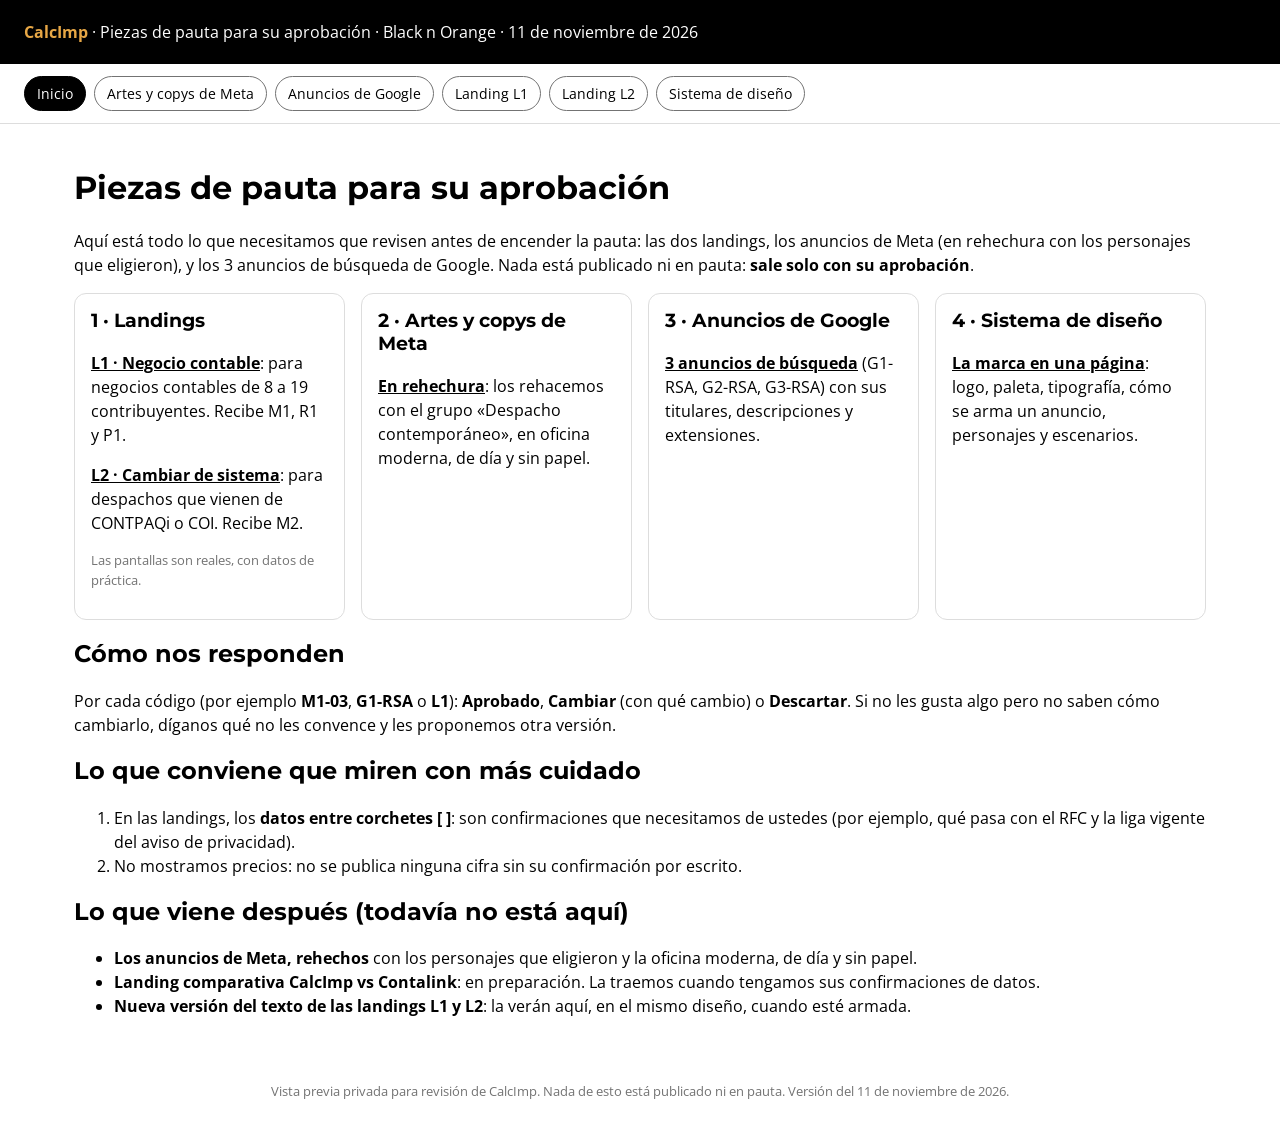
<file: index.html>
<!doctype html><html lang="es-MX"><head><meta charset="utf-8"><meta name="viewport" content="width=device-width,initial-scale=1">
<meta name="robots" content="noindex, nofollow, noarchive"><title>CalcImp · Piezas de pauta para su aprobación</title>
<link rel="preconnect" href="https://fonts.googleapis.com"><link href="https://fonts.googleapis.com/css2?family=Montserrat:wght@600;700&family=Open+Sans:wght@400;600&display=swap" rel="stylesheet">
<link rel="stylesheet" href="estilo.css"></head><body>
<header class="top"><b>CalcImp</b> · Piezas de pauta para su aprobación · Black n Orange · 11 de noviembre de 2026</header><nav class="tabs"><a href="index.html" class="on">Inicio</a><a href="artes-meta.html">Artes y copys de Meta</a><a href="google.html">Anuncios de Google</a><a href="landings/negocio-contable/">Landing L1</a><a href="landings/cambiar-de-sistema/">Landing L2</a><a href="sistema-diseno.html">Sistema de diseño</a></nav><main>
<h1>Piezas de pauta para su aprobación</h1>
<p>Aquí está todo lo que necesitamos que revisen antes de encender la pauta: las dos landings, los anuncios de Meta (en rehechura con los personajes que eligieron), y los 3 anuncios de búsqueda de Google. Nada está publicado ni en pauta: <b>sale solo con su aprobación</b>.</p>
<div class="grid2">
<div class="box"><h3>1 · Landings</h3><p><a href="landings/negocio-contable/"><b>L1 · Negocio contable</b></a>: para negocios contables de 8 a 19 contribuyentes. Recibe M1, R1 y P1.</p><p><a href="landings/cambiar-de-sistema/"><b>L2 · Cambiar de sistema</b></a>: para despachos que vienen de CONTPAQi o COI. Recibe M2.</p><p style="font-size:13px;color:#737373">Las pantallas son reales, con datos de práctica.</p></div>
<div class="box"><h3>2 · Artes y copys de Meta</h3><p><a href="artes-meta.html"><b>En rehechura</b></a>: los rehacemos con el grupo «Despacho contemporáneo», en oficina moderna, de día y sin papel.</p><p></p></div>
<div class="box"><h3>3 · Anuncios de Google</h3><p><a href="google.html"><b>3 anuncios de búsqueda</b></a> (G1-RSA, G2-RSA, G3-RSA) con sus titulares, descripciones y extensiones.</p></div>
<div class="box"><h3>4 · Sistema de diseño</h3><p><a href="sistema-diseno.html"><b>La marca en una página</b></a>: logo, paleta, tipografía, cómo se arma un anuncio, personajes y escenarios.</p></div>
</div>
<h2>Cómo nos responden</h2>
<p>Por cada código (por ejemplo <b>M1-03</b>, <b>G1-RSA</b> o <b>L1</b>): <b>Aprobado</b>, <b>Cambiar</b> (con qué cambio) o <b>Descartar</b>. Si no les gusta algo pero no saben cómo cambiarlo, díganos qué no les convence y les proponemos otra versión.</p>
<h2>Lo que conviene que miren con más cuidado</h2>
<ol>



<li>En las landings, los <b>datos entre corchetes [ ]</b>: son confirmaciones que necesitamos de ustedes (por ejemplo, qué pasa con el RFC y la liga vigente del aviso de privacidad).</li>
<li>No mostramos precios: no se publica ninguna cifra sin su confirmación por escrito.</li>
</ol>
<h2>Lo que viene después (todavía no está aquí)</h2>
<ul>
<li><b>Los anuncios de Meta, rehechos</b> con los personajes que eligieron y la oficina moderna, de día y sin papel.</li>

<li><b>Landing comparativa CalcImp vs Contalink</b>: en preparación. La traemos cuando tengamos sus confirmaciones de datos.</li>
<li><b>Nueva versión del texto de las landings L1 y L2</b>: la verán aquí, en el mismo diseño, cuando esté armada.</li>
</ul>
</main><footer>Vista previa privada para revisión de CalcImp. Nada de esto está publicado ni en pauta. Versión del 11 de noviembre de 2026.</footer></body></html>
</file>
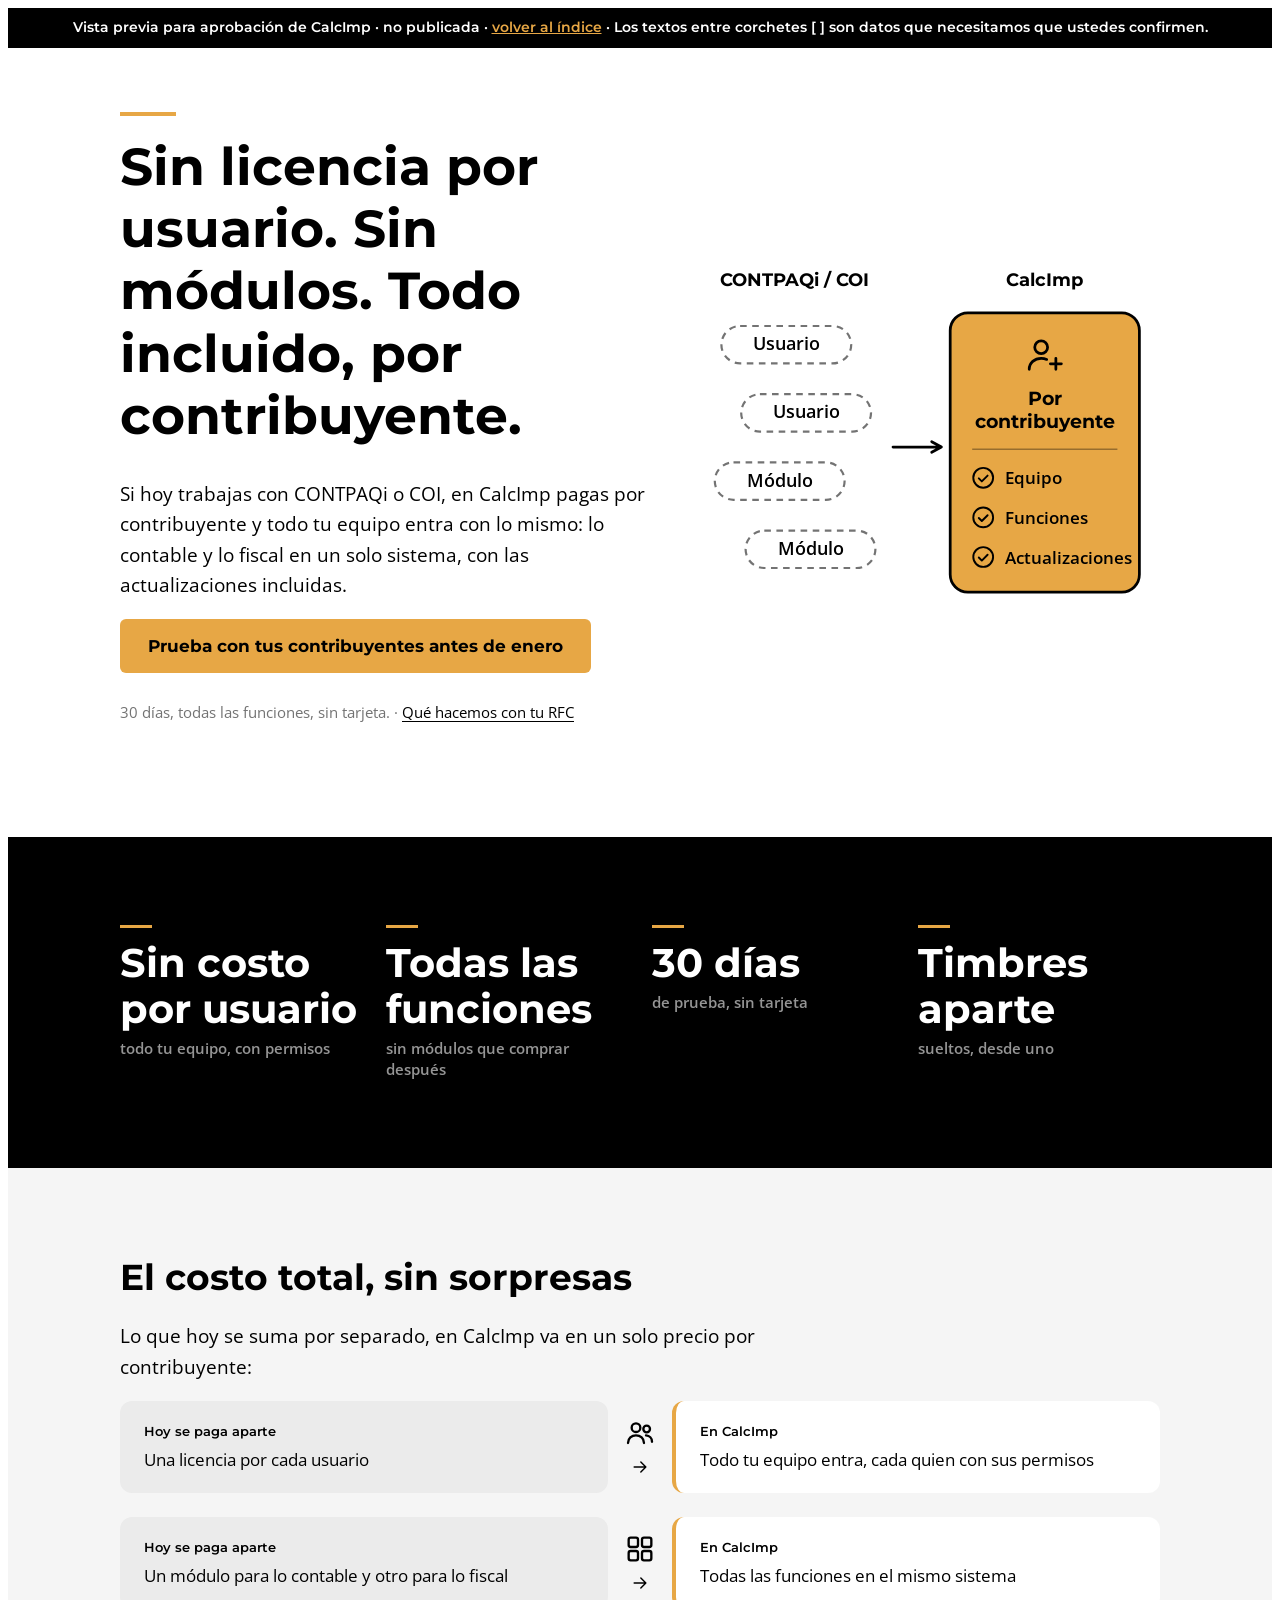
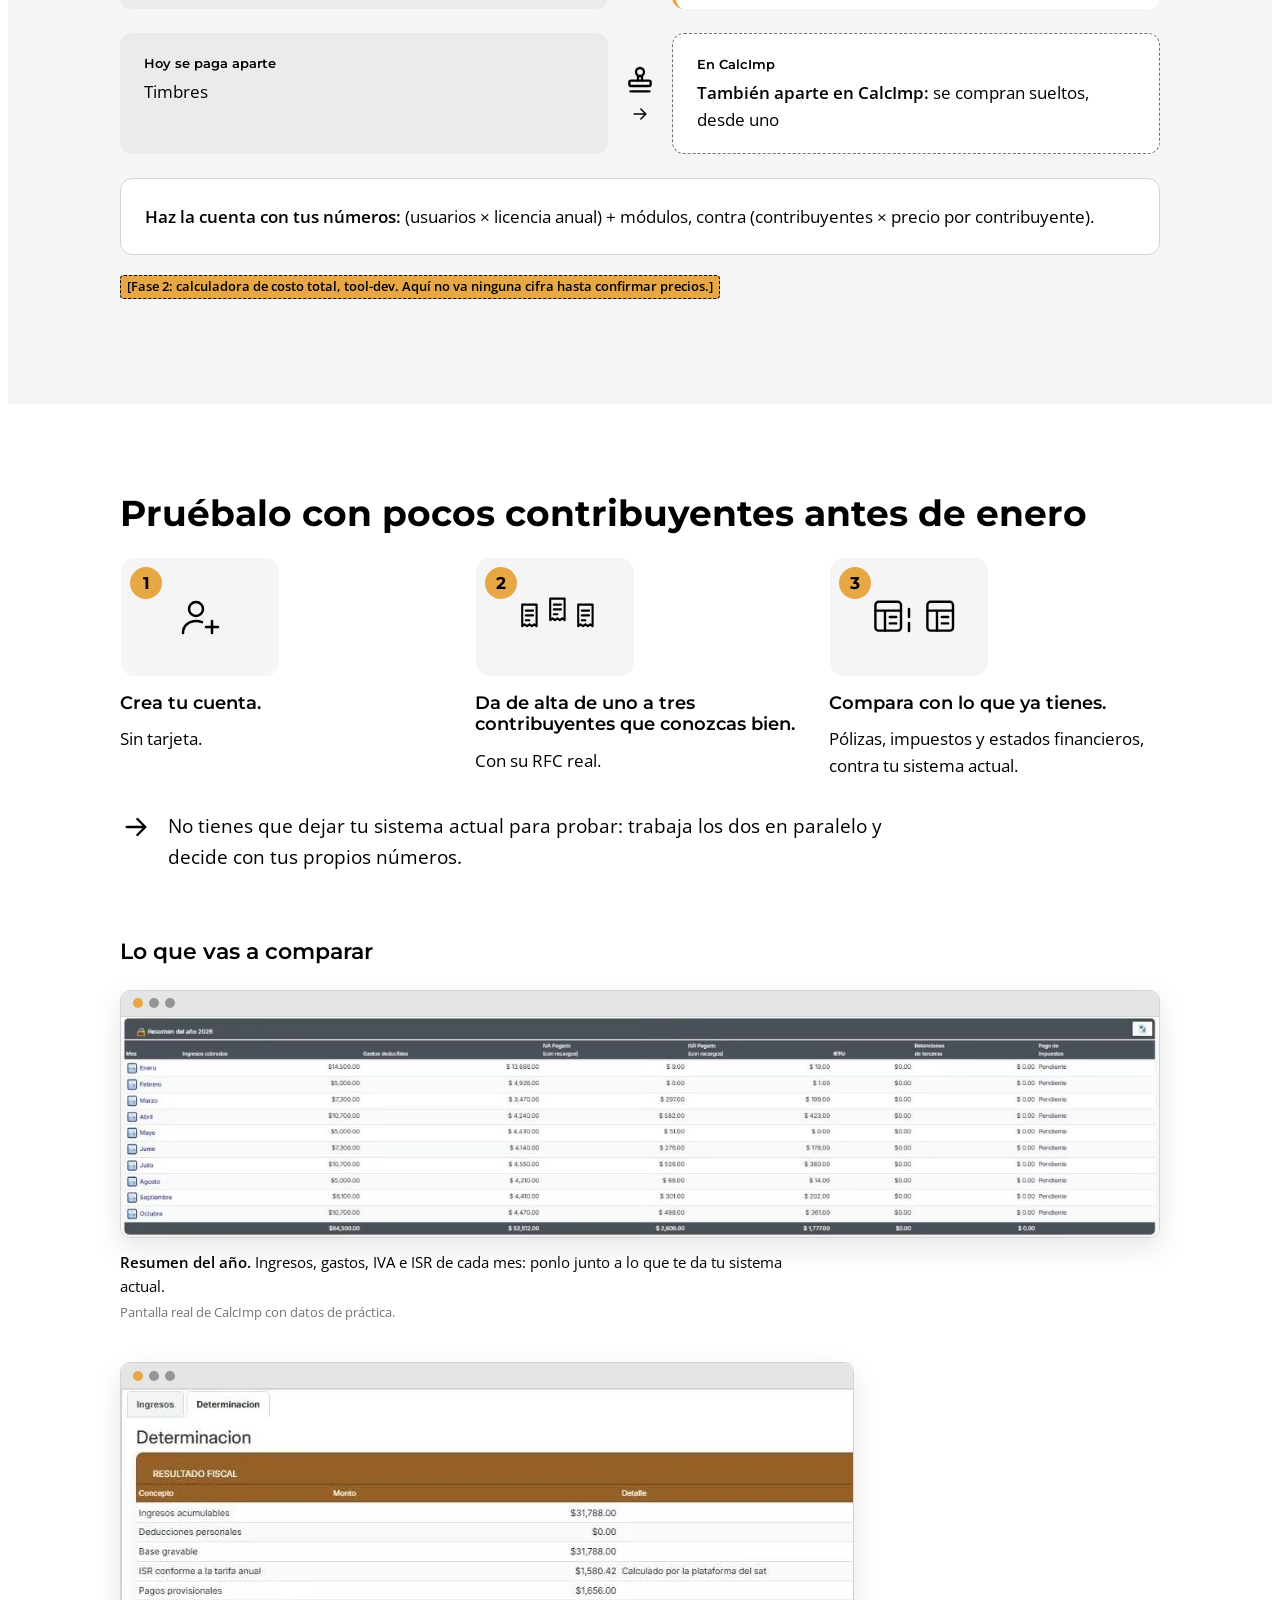
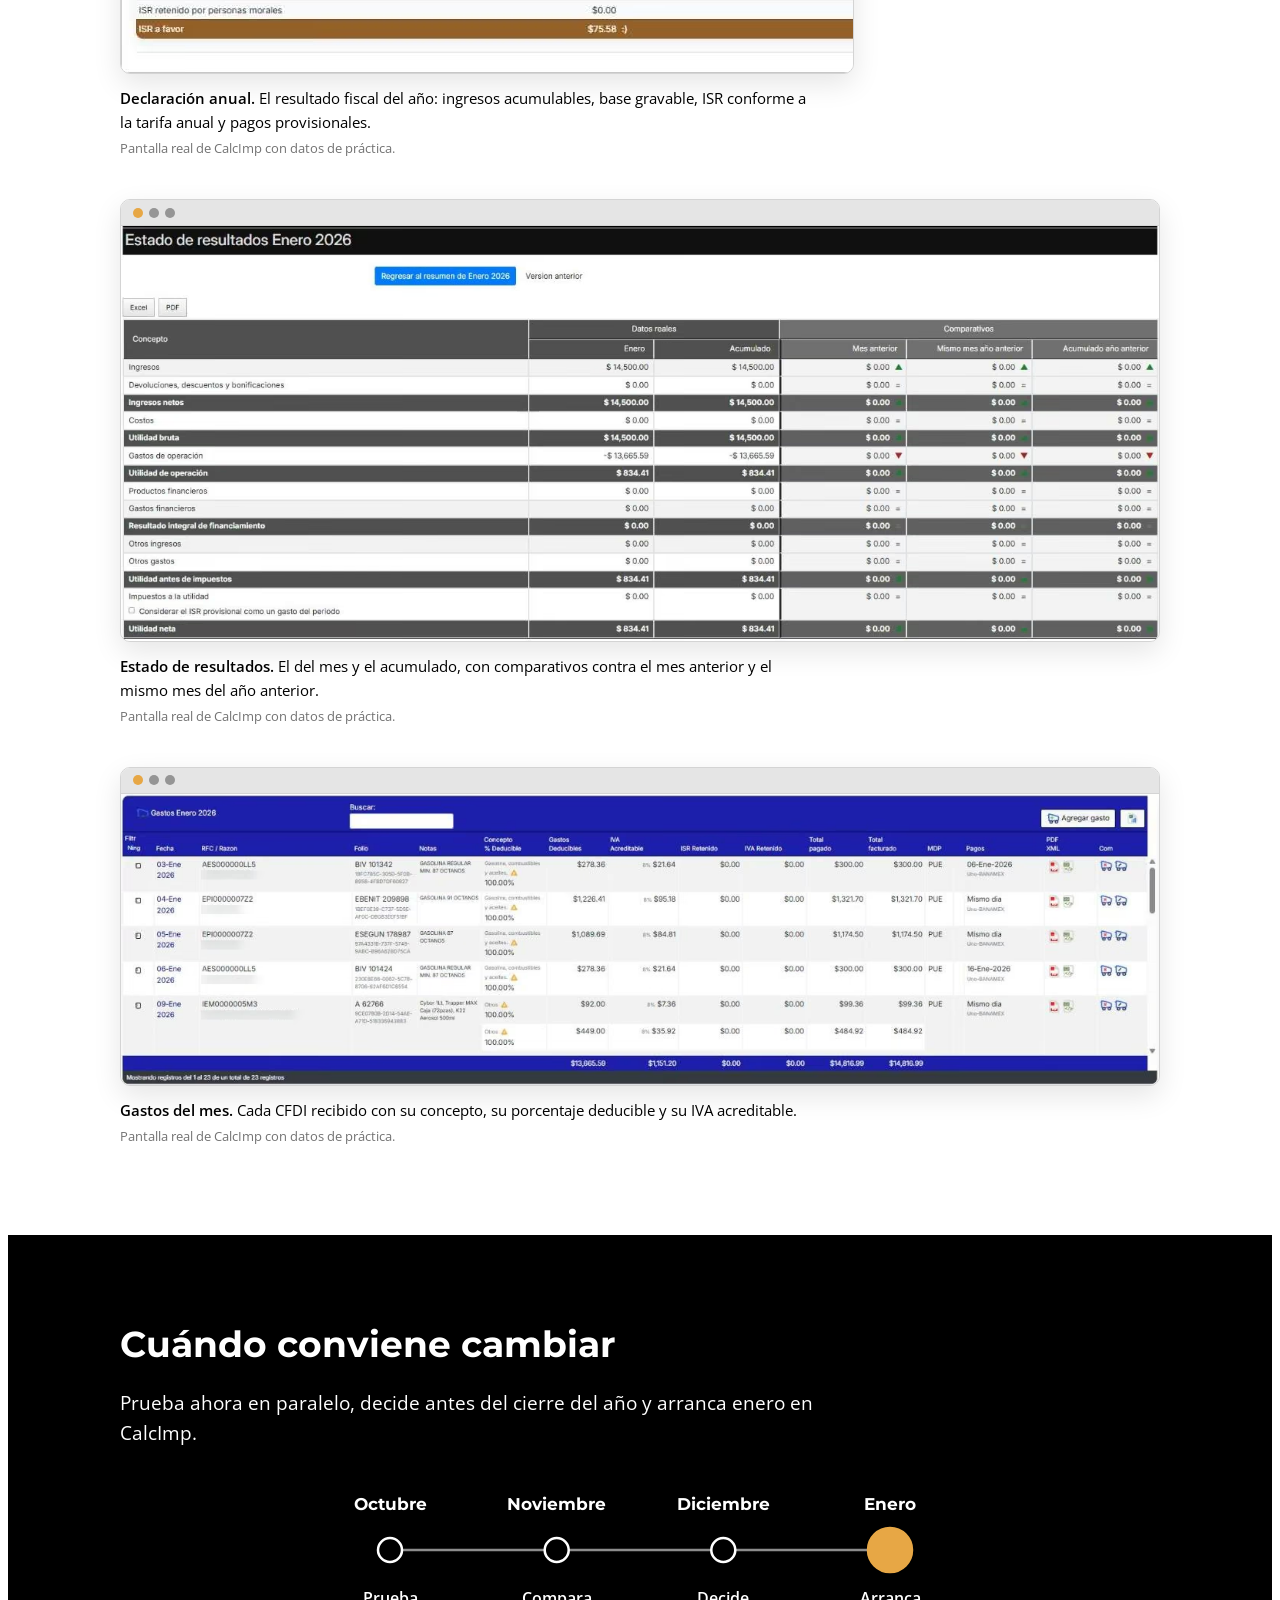
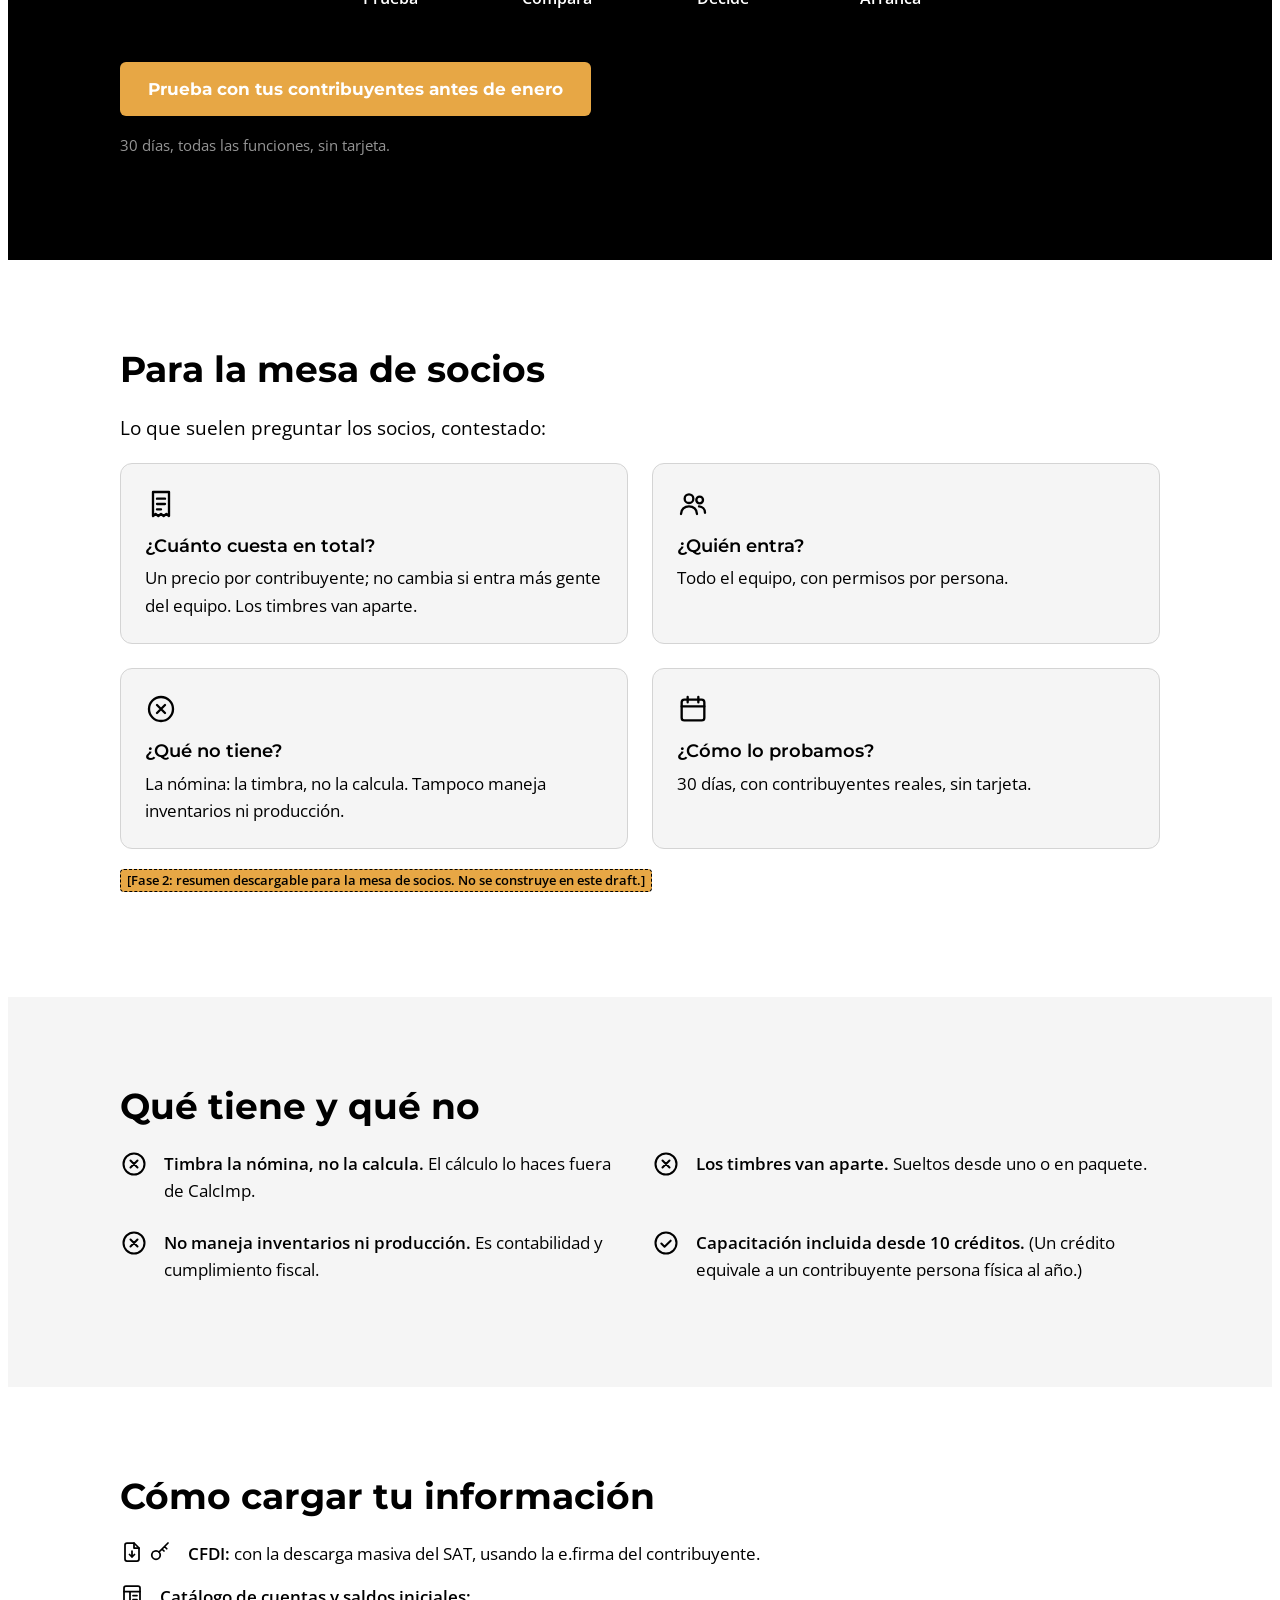
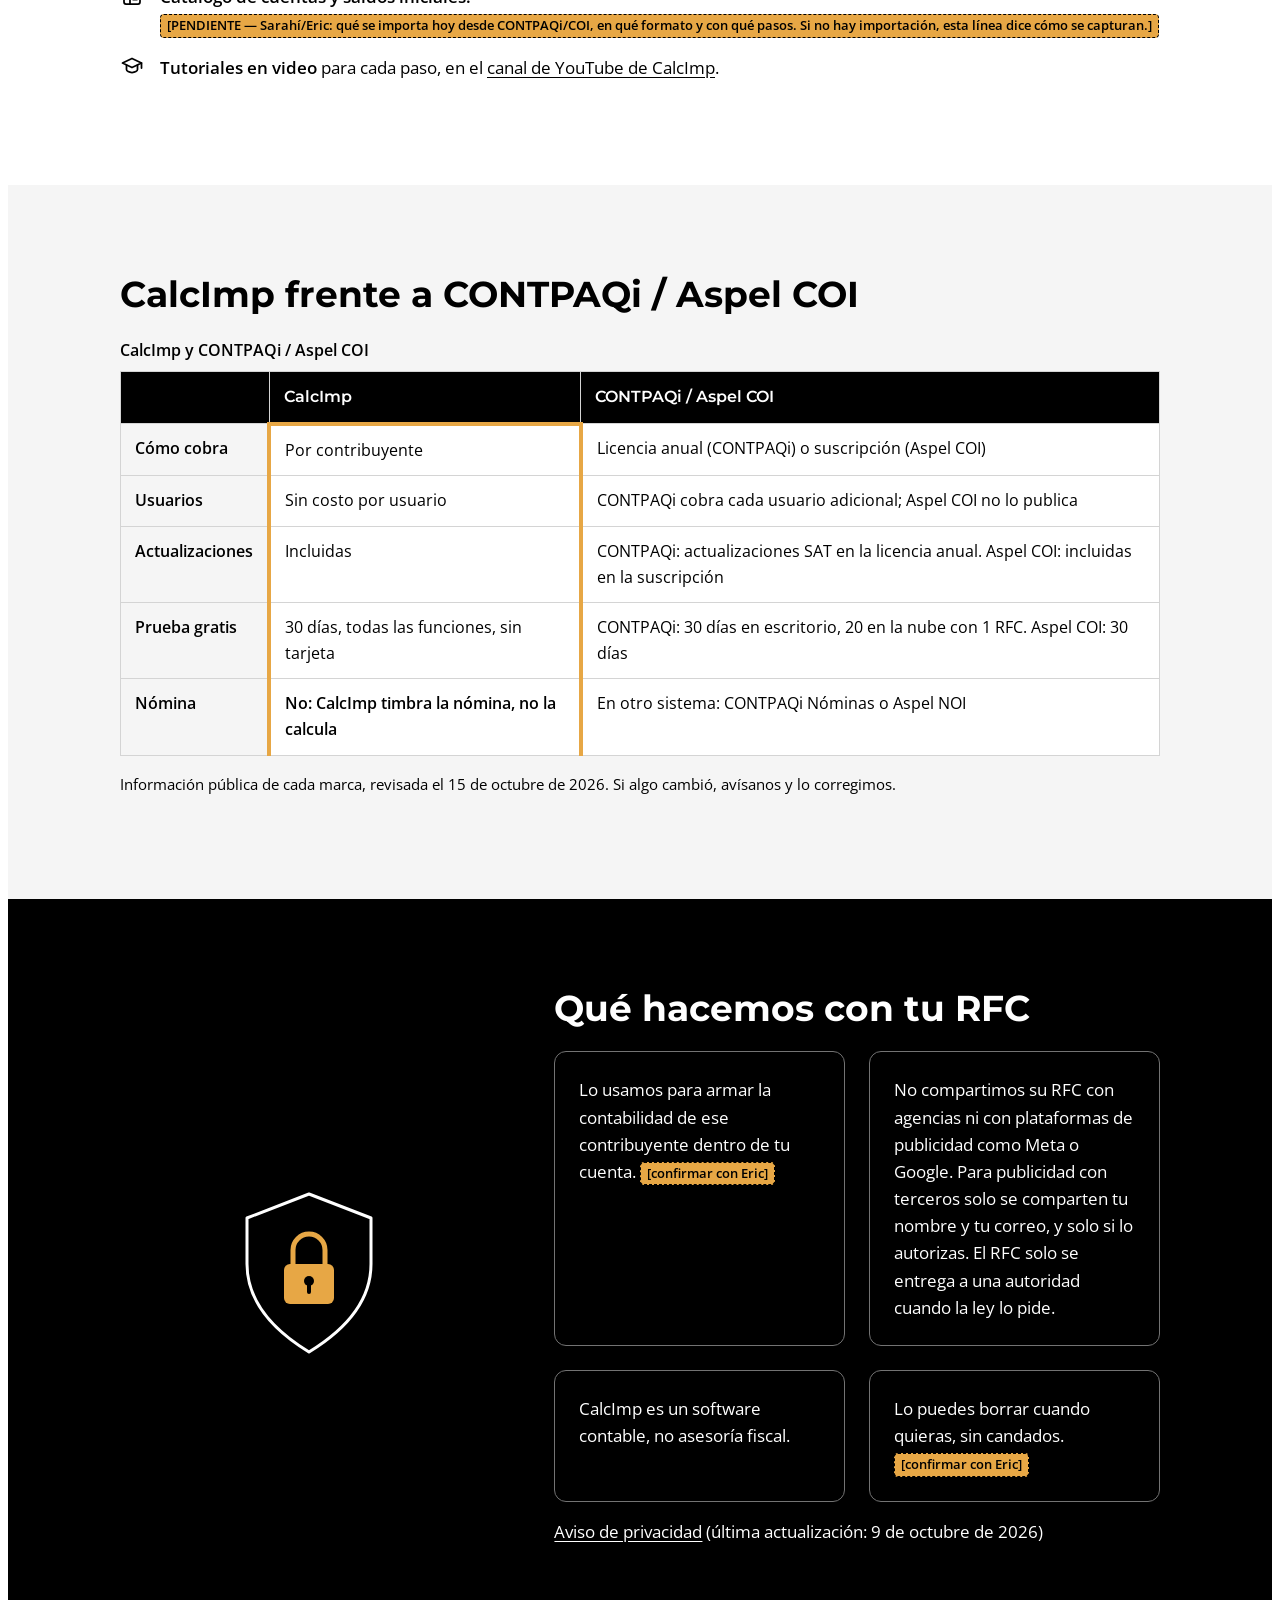
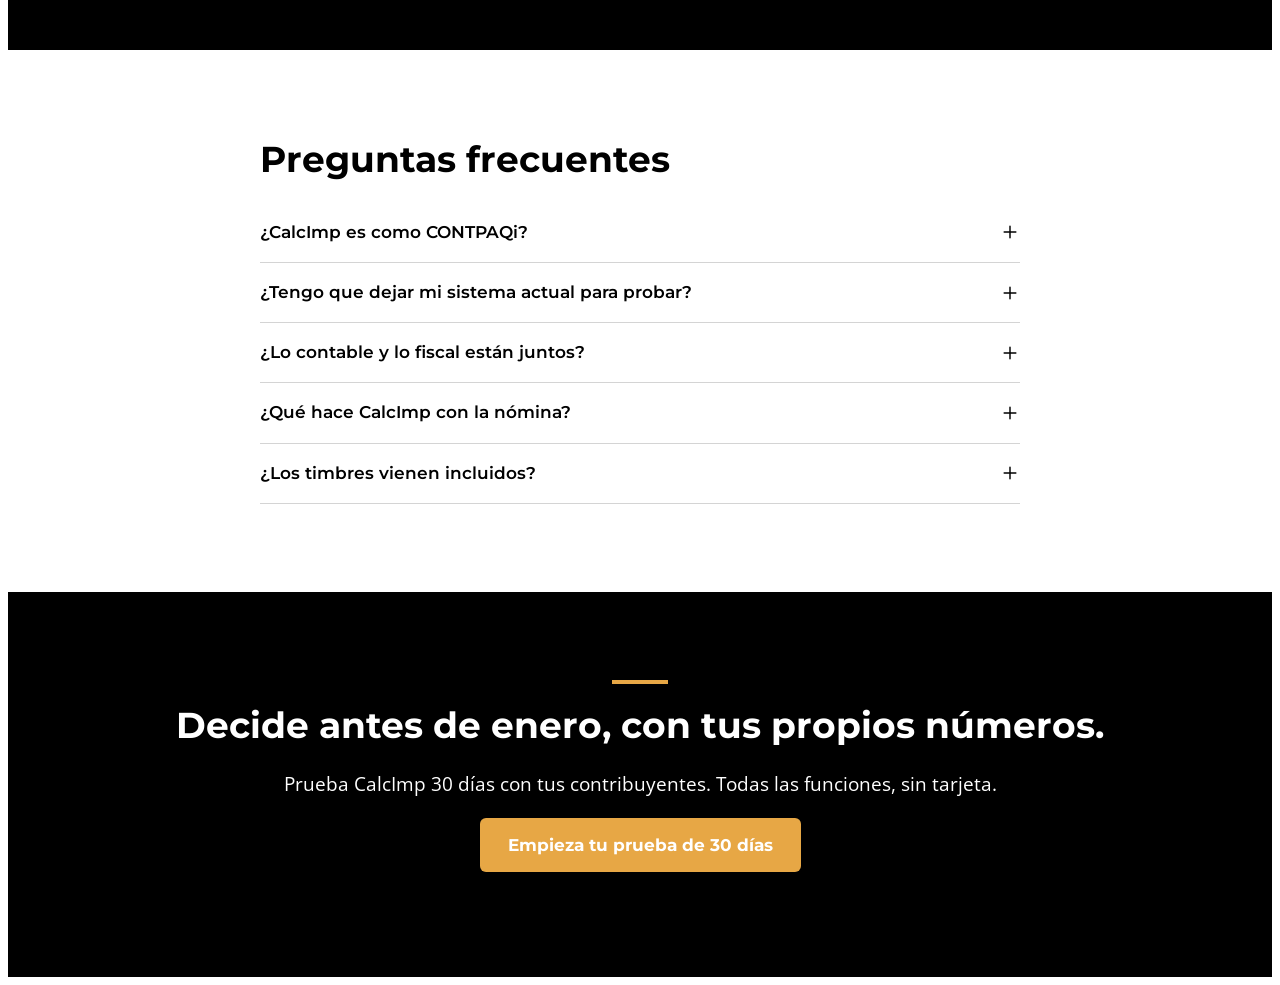
<file: landings/cambiar-de-sistema/index.html>
<!DOCTYPE html>
<html lang="es-MX">
<head>
<meta charset="utf-8">
<meta name="viewport" content="width=device-width, initial-scale=1">
<title>Sin licencia por usuario. Sin módulos. Todo incluido, por contribuyente.</title>
<meta name="description" content="Sin licencia por usuario y sin módulos: todo incluido, por contribuyente. Prueba CalcImp 30 días con tus contribuyentes antes de enero. Sin tarjeta.">
<!-- BORRADOR: noindex hasta la publicación aprobada (board + cliente). Quitar al publicar. -->
<meta name="robots" content="noindex, nofollow">
<link rel="canonical" href="https://www.calcimp.com/cambiar-de-sistema/">
<meta property="og:type" content="website">
<meta property="og:locale" content="es_MX">
<meta property="og:site_name" content="CalcImp">
<meta property="og:title" content="Sin licencia por usuario. Sin módulos. Todo incluido, por contribuyente. | CalcImp">
<meta property="og:description" content="Cambia de CONTPAQi o COI a un sistema por contribuyente. Prueba 30 días con tus contribuyentes antes de enero. Sin tarjeta.">
<meta property="og:url" content="https://www.calcimp.com/cambiar-de-sistema/">
<!-- og:image PENDIENTE: pieza en marca del design-director (sin mockups ni UI inventada). -->
<link rel="preconnect" href="https://fonts.googleapis.com">
<link rel="preconnect" href="https://fonts.gstatic.com" crossorigin>
<link rel="stylesheet" href="https://fonts.googleapis.com/css2?family=Montserrat:wght@600;700&family=Open+Sans:wght@400;600&display=swap">
</head>
<body><div style="position:sticky;top:0;z-index:9999;background:#000;color:#fff;font:600 14px/1.4 Montserrat,Arial,sans-serif;padding:10px 16px;text-align:center">Vista previa para aprobación de CalcImp · no publicada · <a href="../../index.html" style="color:#E7A745">volver al índice</a> · Los textos entre corchetes [ ] son datos que necesitamos que ustedes confirmen.</div>
<!-- ===== INICIO DEL BLOQUE PARA GHL / WORDPRESS (pegar desde aquí en el elemento de código; el <head> no se pega) · v3 con capturas reales, CAL-60 ===== -->
<style>
.cal-lp{--dorado:#E7A745;--gris:#737373;--gris-osc:#959595;--negro:#000;--blanco:#fff;--fondo:#F5F5F5;--linea:#D4D4D4;--cal-ease:cubic-bezier(.22,1,.36,1);
  font-family:"Open Sans",Arial,sans-serif;font-weight:400;color:var(--negro);background:var(--blanco);line-height:1.6;font-size:1.0625rem;-webkit-text-size-adjust:100%;
  interpolate-size:allow-keywords;timeline-scope:--cal-hero}
.cal-lp *,.cal-lp *::before,.cal-lp *::after{box-sizing:border-box}
.cal-lp h1,.cal-lp h2,.cal-lp h3{font-family:Montserrat,Arial,sans-serif;font-weight:700;line-height:1.2;margin:0 0 .6em;overflow-wrap:break-word}
.cal-lp h1{font-size:clamp(1.85rem,6vw,3.25rem)}
.cal-lp h2{font-size:clamp(1.5rem,4.5vw,2.25rem)}
.cal-lp h3{font-size:1.125rem;font-weight:600}
.cal-lp p,.cal-lp ul,.cal-lp ol{margin:0 0 1em}
.cal-lp ul,.cal-lp ol{padding-left:1.25em}
.cal-lp li{margin-bottom:.5em}
.cal-lp strong{font-weight:600}
.cal-lp a{color:var(--negro);text-decoration:underline;text-underline-offset:3px}
.cal-lp a:focus-visible,.cal-lp summary:focus-visible{outline:3px solid var(--negro);outline-offset:3px}
.cal-lp .cal-sec{padding:56px 20px}
.cal-lp .cal-in{max-width:1040px;margin:0 auto}
.cal-lp .cal-alt{background:var(--fondo)}
.cal-lp .cal-dark{background:var(--negro);color:var(--blanco)}
.cal-lp .cal-dark a{color:var(--blanco)}
.cal-lp .cal-dark a:focus-visible,.cal-lp .cal-dark .cal-btn:focus-visible{outline-color:var(--blanco)}
.cal-lp .cal-lead{font-size:1.1875rem;max-width:38em}
.cal-lp .cal-txt{max-width:40em}
.cal-lp .cal-acento{display:block;width:56px;height:4px;background:var(--dorado);margin:0 0 20px;border:0}
.cal-lp .cal-btn{display:inline-block;background:var(--dorado);color:var(--negro);font-family:Montserrat,Arial,sans-serif;font-weight:700;font-size:1.0625rem;
  text-decoration:none;padding:16px 28px;min-height:48px;border-radius:6px;line-height:1.3;max-width:100%;text-align:center}
.cal-lp .cal-btn:active{transform:translateY(1px)}
.cal-lp .cal-sr{position:absolute;width:1px;height:1px;overflow:hidden;clip:rect(0 0 0 0);white-space:nowrap}
.cal-lp .cal-nota{color:var(--gris);font-size:.9375rem;margin-top:10px}
.cal-lp .cal-dark .cal-nota{color:var(--gris-osc)}
.cal-lp .cal-alt .cal-nota{color:var(--negro)}
.cal-lp .cal-nota a,.cal-lp details a{display:inline-block;padding-block:10px}
.cal-lp .cal-mark{display:inline-block;background:var(--dorado);border:1px dashed var(--negro);color:var(--negro);font-size:.8125rem;font-weight:600;padding:1px 6px;border-radius:4px;font-family:"Open Sans",Arial,sans-serif;line-height:1.5}
.cal-lp .cal-ico{width:32px;height:32px;flex:none;display:block}
.cal-lp .cal-ico-24{width:24px;height:24px}
.cal-lp .cal-ilus svg{display:block;width:100%;height:auto;margin:0 auto}
/* Hero */
.cal-lp .cal-hero-sec{padding-top:32px;view-timeline:--cal-hero block}
.cal-lp .cal-hero{display:grid;gap:32px;align-items:center}
.cal-lp .cal-hero h1{max-width:13em;text-wrap:balance}
.cal-lp .cal-hero .cal-lead{font-size:1.0625rem}
.cal-lp .cal-hero .cal-ilus{max-width:360px;width:100%;margin:0 auto}
/* Franja de datos */
.cal-lp .cal-datos{list-style:none;padding:0;margin:0;display:grid;grid-template-columns:1fr 1fr;gap:32px 16px}
.cal-lp .cal-datos li{margin:0}
.cal-lp .cal-datos li::before{content:"";display:block;width:32px;height:3px;background:var(--dorado);margin-bottom:12px}
.cal-lp .cal-dato{display:block;font-family:Montserrat,Arial,sans-serif;font-weight:700;font-size:clamp(1.5rem,5vw,2.5rem);line-height:1.15;color:var(--blanco)}
.cal-lp .cal-dato-rot{display:block;font-family:"Open Sans",Arial,sans-serif;font-weight:600;font-size:.9375rem;color:var(--gris-osc);margin-top:6px;line-height:1.4}
/* Tarjetas */
.cal-lp .cal-grid{list-style:none;padding:0;margin:0 0 16px;display:grid;gap:16px}
.cal-lp .cal-grid>li{margin:0}
.cal-lp .cal-tarjeta{background:var(--blanco);border:1px solid var(--linea);border-radius:12px;padding:24px}
.cal-lp .cal-sec:not(.cal-alt):not(.cal-dark) .cal-tarjeta{background:var(--fondo)}
.cal-lp .cal-tarjeta .cal-ico{margin-bottom:16px}
.cal-lp .cal-tarjeta h3{margin-bottom:.4em}
.cal-lp .cal-tarjeta p{margin:0}
.cal-lp .cal-tarjeta.cal-aparte,.cal-lp .cal-ad-cal.cal-aparte{border:1px dashed var(--gris)}
.cal-lp .cal-dark .cal-tarjeta{background:transparent;border-color:var(--gris)}
/* Pasos */
.cal-lp .cal-pasos{list-style:none;padding:0;margin:0 0 32px;display:grid;gap:32px}
.cal-lp .cal-pasos>li{margin:0}
.cal-lp .cal-pasos svg{display:block;width:160px;height:auto;margin-bottom:16px}
.cal-lp .cal-pasos p{margin:0}
.cal-lp .cal-intermedio{margin-top:8px}
.cal-lp .cal-paralelo{display:flex;gap:16px;align-items:flex-start}
/* Hoy vs con CalcImp */
.cal-lp .cal-ad{list-style:none;padding:0;margin:0 0 24px;display:grid;gap:24px}
.cal-lp .cal-antes-despues{margin:0;display:grid;gap:8px;align-items:stretch}
.cal-lp .cal-ad-hoy,.cal-lp .cal-ad-cal{border-radius:12px;padding:20px 24px}
.cal-lp .cal-ad-hoy{background:#EBEBEB}
.cal-lp .cal-ad-cal{background:var(--blanco);border-left:4px solid var(--dorado)}
.cal-lp .cal-ad-hoy p,.cal-lp .cal-ad-cal p{margin:0}
.cal-lp .cal-rot{font-family:Montserrat,Arial,sans-serif;font-weight:600;font-size:.8125rem;margin:0 0 4px!important}
.cal-lp .cal-ad-mid{display:flex;align-items:center;justify-content:center;gap:8px}
.cal-lp .cal-ad-mid .cal-flecha{width:20px;height:20px;transform:rotate(90deg)}
.cal-lp .cal-formula{background:var(--blanco);border:1px solid var(--linea);border-radius:12px;padding:24px;margin:0 0 16px}
.cal-lp .cal-formula span{display:block}
/* Comparativa */
.cal-lp .cal-tabla-wrap{margin:8px 0 16px}
.cal-lp table{width:100%;border-collapse:collapse;background:var(--blanco);font-size:1rem}
.cal-lp caption{text-align:left;font-weight:600;padding-bottom:8px}
.cal-lp th,.cal-lp td{border:1px solid var(--linea);padding:12px 14px;text-align:left;vertical-align:top}
.cal-lp thead th{background:var(--negro);color:var(--blanco);font-family:Montserrat,Arial,sans-serif;font-weight:600}
.cal-lp thead th.cal-col-cal{border-bottom:4px solid var(--dorado)}
.cal-lp td.cal-col-cal{border-left:4px solid var(--dorado);border-right:4px solid var(--dorado)}
.cal-lp tbody th{font-weight:600;background:var(--fondo)}
/* Capacitación y RFC */
.cal-lp .cal-lado{display:grid;gap:32px;align-items:center}
.cal-lp .cal-lado .cal-ilus{max-width:200px;width:100%;margin:0 auto}
.cal-lp .cal-escudo{max-width:120px;width:100%;margin:0 auto;color:var(--blanco)}
.cal-lp #cal-rfc{scroll-margin-top:16px}
/* Calendario */
.cal-lp .cal-cal{max-width:640px;margin:32px auto}
.cal-lp .cal-cal-h{display:none}
.cal-lp .cal-cal-v{max-width:300px;margin:0 auto}
/* Qué tiene y qué no · Cómo cargar */
.cal-lp .cal-sino,.cal-lp .cal-carga{list-style:none;padding:0;margin:0 0 16px;display:grid;gap:16px}
.cal-lp .cal-sino li,.cal-lp .cal-carga li{display:flex;gap:16px;align-items:flex-start;margin:0}
.cal-lp .cal-sino li p,.cal-lp .cal-carga li p{margin:0}
.cal-lp .cal-sino .cal-ico{width:28px;height:28px}
.cal-lp .cal-carga .cal-icos{display:flex;gap:4px;flex:none}
/* FAQ */
.cal-lp .cal-faq{max-width:760px;margin:0 auto}
.cal-lp details{border-bottom:1px solid var(--linea);padding:4px 0}
.cal-lp summary{cursor:pointer;font-family:Montserrat,Arial,sans-serif;font-weight:600;font-size:1.0625rem;list-style:none;
  display:flex;justify-content:space-between;align-items:center;gap:16px;min-height:48px;padding:12px 0}
.cal-lp summary::-webkit-details-marker{display:none}
.cal-lp summary .cal-ico{width:20px;height:20px}
.cal-lp details .cal-i-menos,.cal-lp details[open] .cal-i-mas{display:none}
.cal-lp details[open] .cal-i-menos{display:block}
.cal-lp details p{margin:0 0 16px}
.cal-lp details::details-content{block-size:0;overflow:clip;transition:block-size 300ms var(--cal-ease),content-visibility 300ms allow-discrete}
.cal-lp details[open]::details-content{block-size:auto}
/* Cierre */
.cal-lp .cal-cierre{text-align:center}
.cal-lp .cal-cierre .cal-acento{margin:0 auto 20px}
.cal-lp .cal-cierre .cal-lead{margin-left:auto;margin-right:auto}
.cal-lp .cal-cierre .cal-ilus{max-width:300px;margin:0 auto 32px}
/* CTA fijo (E2, variante CSS) */
.cal-lp .cal-btn.cal-fijo{display:none}
@media (hover:hover){
  .cal-lp .cal-btn:hover,.cal-lp summary:hover{text-decoration:underline;text-underline-offset:3px}
  .cal-lp a:not(.cal-btn):hover{text-decoration-thickness:2px}
}
@media (min-width:640px){
  .cal-lp .cal-cal-h{display:block}
  .cal-lp .cal-cal-v{display:none}
}
@media (min-width:860px){
  .cal-lp .cal-sec{padding:88px 32px}
  .cal-lp .cal-hero-sec{padding-top:64px}
  .cal-lp .cal-hero{grid-template-columns:1.15fr 1fr}
  .cal-lp .cal-hero .cal-lead{font-size:1.1875rem}
  .cal-lp .cal-hero .cal-ilus{max-width:440px}
  .cal-lp .cal-datos{grid-template-columns:repeat(4,1fr);gap:24px}
  .cal-lp .cal-grid.cal-2{grid-template-columns:1fr 1fr;gap:24px}
  .cal-lp .cal-grid .cal-ancho{grid-column:1/-1}
  .cal-lp .cal-pasos{grid-template-columns:repeat(3,1fr);gap:24px}
  .cal-lp .cal-antes-despues{grid-template-columns:1fr 64px 1fr;gap:0}
  .cal-lp .cal-ad-mid{flex-direction:column}
  .cal-lp .cal-ad-mid .cal-flecha{transform:none}
  .cal-lp .cal-lado{grid-template-columns:1fr 1.6fr;gap:56px}
  .cal-lp .cal-lado .cal-ilus{max-width:240px}
  .cal-lp .cal-lado .cal-escudo{max-width:160px}
  .cal-lp .cal-sino.cal-2{grid-template-columns:1fr 1fr;gap:24px}
  .cal-lp .cal-formula span{display:inline}
}
@media (max-width:640px){.cal-lp .cal-nota .cal-sep{display:none}.cal-lp .cal-nota a{display:block;width:fit-content}
  .cal-lp .cal-btn{display:block;width:100%}
  .cal-lp table.cal-apila thead{position:absolute;width:1px;height:1px;overflow:hidden;clip:rect(0 0 0 0);white-space:nowrap}
  .cal-lp table.cal-apila,.cal-lp table.cal-apila tbody,.cal-lp table.cal-apila tr,.cal-lp table.cal-apila th,.cal-lp table.cal-apila td{display:block;width:100%}
  .cal-lp table.cal-apila tr{margin-bottom:16px;border:1px solid var(--linea);border-radius:6px;overflow:hidden}
  .cal-lp table.cal-apila th,.cal-lp table.cal-apila td{border:0;border-bottom:1px solid #EBEBEB}
  .cal-lp table.cal-apila td.cal-col-cal{border-left:4px solid var(--dorado)}
  .cal-lp table.cal-apila tbody th{background:var(--negro);color:var(--blanco)}
  .cal-lp table.cal-apila td::before{content:attr(data-label);display:block;font-family:Montserrat,Arial,sans-serif;font-weight:600;font-size:.8125rem;color:var(--gris);margin-bottom:2px}
}
@supports (animation-timeline: view()){
  @media (max-width:767px){
    .cal-lp{padding-bottom:88px}
    .cal-lp .cal-btn.cal-fijo{display:grid;place-items:center;position:fixed;z-index:50;left:12px;right:12px;bottom:max(12px,env(safe-area-inset-bottom));
      width:auto;min-height:52px;padding:12px 20px;font-size:1rem;border-radius:999px;box-shadow:0 0 0 2px #000;
      animation:cal-fijo-in linear both;animation-timeline:--cal-hero;animation-range:exit 70% exit 100%}
  }
  @media (prefers-reduced-motion:no-preference){
    .cal-lp .cal-reveal{animation:cal-reveal linear both;animation-timeline:view();animation-range:entry 0% entry 35%}
    .cal-lp .cal-reveal:nth-child(2){animation-range:entry 5% entry 40%}
    .cal-lp .cal-reveal:nth-child(3){animation-range:entry 10% entry 45%}
    .cal-lp .cal-reveal:nth-child(4){animation-range:entry 15% entry 50%}
  }
}
@keyframes cal-reveal{from{opacity:0;transform:translateY(24px)}to{opacity:1;transform:none}}
@keyframes cal-fijo-in{from{opacity:0;transform:translateY(120%);visibility:hidden}to{opacity:1;transform:none;visibility:visible}}
@media (prefers-reduced-motion:reduce){
  @keyframes cal-fijo-in{from{opacity:0;visibility:hidden}to{opacity:1;visibility:visible}}
  .cal-lp *,.cal-lp *::before,.cal-lp *::after{animation-duration:.01ms!important;animation-iteration-count:1!important;transition-duration:.01ms!important;scroll-behavior:auto!important}
}
/* Capturas reales de la plataforma (v3, CAL-60): marco de navegador, sin UI inventada */
.cal-lp .cal-capturas{margin-top:48px}
.cal-lp .cal-capturas>h3{font-size:1.375rem;margin-bottom:24px}
.cal-lp .cal-cap{margin:0 0 40px;max-width:100%}
.cal-lp .cal-cap:last-child{margin-bottom:0}
.cal-lp .cal-cap-marco{border:1px solid var(--linea);border-radius:10px;overflow:hidden;background:var(--blanco);box-shadow:0 10px 28px rgba(0,0,0,.10)}
.cal-lp .cal-nav{display:flex;gap:6px;align-items:center;height:26px;padding:0 12px;background:#E5E5E5;border-bottom:1px solid var(--linea)}
.cal-lp .cal-nav span{width:10px;height:10px;border-radius:50%;background:var(--gris-osc)}
.cal-lp .cal-nav span:first-child{background:var(--dorado)}
.cal-lp .cal-cap-marco a{display:block}
.cal-lp .cal-cap img{display:block;width:100%;height:auto}
.cal-lp .cal-cap figcaption{margin-top:12px;font-size:.9375rem;max-width:46em}
.cal-lp .cal-pie{display:block;color:var(--gris);font-size:.8125rem;margin-top:4px}
.cal-lp .cal-alt .cal-pie{color:var(--negro)}
.cal-lp .cal-zoom{display:none}
@media (max-width:640px){.cal-lp .cal-zoom{display:inline}.cal-lp .cal-nav{height:20px}.cal-lp .cal-nav span{width:8px;height:8px}}
</style>

<main class="cal-lp" id="cal-cambiar-de-sistema">
<svg xmlns="http://www.w3.org/2000/svg" aria-hidden="true" style="position:absolute;width:0;height:0;overflow:hidden"><symbol id="cal-i-equipo" viewBox="0 0 24 24"><g fill="none" stroke="currentColor" stroke-linecap="round" stroke-linejoin="round" stroke-width="1.75"><circle cx="9" cy="8" r="3.25"/><path d="M3 19.5c0-3.4 2.7-5.75 6-5.75s6 2.35 6 5.75"/><circle cx="17" cy="9" r="2.5"/><path d="M16.5 13.75c2.6.2 4.5 2.1 4.5 4.75"/></g></symbol><symbol id="cal-i-funciones" viewBox="0 0 24 24"><g fill="none" stroke="currentColor" stroke-linecap="round" stroke-linejoin="round" stroke-width="1.75"><rect width="7" height="7" x="3.5" y="3.5" rx="1.5"/><rect width="7" height="7" x="13.5" y="3.5" rx="1.5"/><rect width="7" height="7" x="3.5" y="13.5" rx="1.5"/><rect width="7" height="7" x="13.5" y="13.5" rx="1.5"/></g></symbol><symbol id="cal-i-actualizaciones" viewBox="0 0 24 24"><g fill="none" stroke="currentColor" stroke-linecap="round" stroke-linejoin="round" stroke-width="1.75"><path d="M20 12a8 8 0 0 1-14.2 5M4 12a8 8 0 0 1 14.2-5"/><path d="M18.5 3v4.25h-4.25M5.5 21v-4.25h4.25"/></g></symbol><symbol id="cal-i-factura" viewBox="0 0 24 24"><path fill="none" stroke="currentColor" stroke-linecap="round" stroke-linejoin="round" stroke-width="1.75" d="M6 3h12v18l-2-1.5-2 1.5-2-1.5-2 1.5-2-1.5-2 1.5zM9 8h6M9 12h6M9 16h3"/></symbol><symbol id="cal-i-timbre" viewBox="0 0 24 24"><g fill="none" stroke="currentColor" stroke-linecap="round" stroke-linejoin="round" stroke-width="1.75"><circle cx="12" cy="6" r="3"/><path d="M10.5 9v3.5M13.5 9v3.5"/><rect width="16" height="4" x="4" y="12.5" rx="1.25"/><path d="M5 20.5h14"/></g></symbol><symbol id="cal-i-registro" viewBox="0 0 24 24"><g fill="none" stroke="currentColor" stroke-linecap="round" stroke-linejoin="round" stroke-width="1.75"><circle cx="10" cy="8" r="3.5"/><path d="M3.5 20c0-3.6 2.9-6 6.5-6 1.1 0 2.1.2 3 .6M18 14v6M15 17h6"/></g></symbol><symbol id="cal-i-efirma" viewBox="0 0 24 24"><g fill="none" stroke="currentColor" stroke-linecap="round" stroke-linejoin="round" stroke-width="1.75"><circle cx="8" cy="15" r="4.25"/><path d="M11 12l9-9M16.5 6.5l2.25 2.25M14 9l2 2"/></g></symbol><symbol id="cal-i-polizas" viewBox="0 0 24 24"><g fill="none" stroke="currentColor" stroke-linecap="round" stroke-linejoin="round" stroke-width="1.75"><rect width="16" height="18" x="4" y="3" rx="2"/><path d="M4 8.5h16M10 8.5V21M13 12.5h4M13 16.5h4"/></g></symbol><symbol id="cal-i-estados" viewBox="0 0 24 24"><path fill="none" stroke="currentColor" stroke-linecap="round" stroke-linejoin="round" stroke-width="1.75" d="M4 20.5h16M4 3.5v17M8 17v-4M12 17V8M16 17v-6"/></symbol><symbol id="cal-i-sat" viewBox="0 0 24 24"><path fill="none" stroke="currentColor" stroke-linecap="round" stroke-linejoin="round" stroke-width="1.75" d="M3 9.5 12 4l9 5.5M4 10h16M6 10v7.5M10 10v7.5M14 10v7.5M18 10v7.5M3 20.5h18"/></symbol><symbol id="cal-i-banco" viewBox="0 0 24 24"><g fill="none" stroke="currentColor" stroke-linecap="round" stroke-linejoin="round" stroke-width="1.75"><rect width="18" height="13" x="3" y="5.5" rx="2"/><path d="M3 10h18M7 14.5h4"/></g></symbol><symbol id="cal-i-cfdi" viewBox="0 0 24 24"><g fill="none" stroke="currentColor" stroke-linecap="round" stroke-linejoin="round" stroke-width="1.75"><path d="M14 3H7a2 2 0 0 0-2 2v14a2 2 0 0 0 2 2h10a2 2 0 0 0 2-2V8z"/><path d="M14 3v5h5M12 11v6M9.5 14.5 12 17l2.5-2.5"/></g></symbol><symbol id="cal-i-capacitacion" viewBox="0 0 24 24"><g fill="none" stroke="currentColor" stroke-linecap="round" stroke-linejoin="round" stroke-width="1.75"><path d="M2.5 9L12 4.5 21.5 9 12 13.5z"/><path d="M6.5 11v4.5c0 1.6 2.5 3 5.5 3s5.5-1.4 5.5-3V11M21.5 9v5"/></g></symbol><symbol id="cal-i-escudo" viewBox="0 0 24 24"><g fill="none" stroke="currentColor" stroke-linecap="round" stroke-linejoin="round" stroke-width="1.75"><path d="M12 3l8 3v6c0 4.5-3.4 8-8 9-4.6-1-8-4.5-8-9V6z"/><rect width="6" height="5" x="9" y="11" rx="1"/><path d="M10.25 11V9.5a1.75 1.75 0 0 1 3.5 0V11"/></g></symbol><symbol id="cal-i-calendario" viewBox="0 0 24 24"><g fill="none" stroke="currentColor" stroke-linecap="round" stroke-linejoin="round" stroke-width="1.75"><rect width="17" height="15.5" x="3.5" y="5" rx="2"/><path d="M3.5 10h17M8 3v4M16 3v4"/></g></symbol><symbol id="cal-i-si" viewBox="0 0 24 24"><g fill="none" stroke="currentColor" stroke-linecap="round" stroke-linejoin="round" stroke-width="1.75"><circle cx="12" cy="12" r="9"/><path d="M8 12.5l2.75 2.75L16 10"/></g></symbol><symbol id="cal-i-no" viewBox="0 0 24 24"><g fill="none" stroke="currentColor" stroke-linecap="round" stroke-linejoin="round" stroke-width="1.75"><circle cx="12" cy="12" r="9"/><path d="M9 9l6 6M15 9l-6 6"/></g></symbol><symbol id="cal-i-mas" viewBox="0 0 24 24"><path fill="none" stroke="currentColor" stroke-linecap="round" stroke-linejoin="round" stroke-width="1.75" d="M12 5v14M5 12h14"/></symbol><symbol id="cal-i-menos" viewBox="0 0 24 24"><path fill="none" stroke="currentColor" stroke-linecap="round" stroke-linejoin="round" stroke-width="1.75" d="M5 12h14"/></symbol><symbol id="cal-i-flecha" viewBox="0 0 24 24"><path fill="none" stroke="currentColor" stroke-linecap="round" stroke-linejoin="round" stroke-width="1.75" d="M5 12h14M13 6l6 6-6 6"/></symbol></svg>
  <!-- LOGO: CALCIMP.svg oficial (Drive 1pBjJyVkxmRIHptAfR-fY1_RwVf_v8TAd), pendiente CAL-52. Mientras no llegue, no se pinta la banda de encabezado (04-ux §2.1). No se redibuja el logo ni se escribe «CalcImp» con fuente. -->

  <!-- 1 · Hero -->
  <section class="cal-sec cal-hero-sec" aria-labelledby="cal-h1">
    <div class="cal-in cal-hero">
      <div>
        <span class="cal-acento" aria-hidden="true"></span>
        <h1 id="cal-h1">Sin licencia por usuario. Sin módulos. Todo incluido, por contribuyente.</h1>
        <p class="cal-lead">Si hoy trabajas con CONTPAQi o COI, en CalcImp pagas por contribuyente y todo tu equipo entra con lo mismo: lo contable y lo fiscal en un solo sistema, con las actualizaciones incluidas.</p>
        <p><a class="cal-btn" href="https://www.calcimp.com/calc/registro">Prueba con tus contribuyentes antes&nbsp;de&nbsp;enero</a></p>
        <p class="cal-nota">30 días, todas las funciones, sin tarjeta. <span class="cal-sep" aria-hidden="true">·</span> <a href="#cal-rfc">Qué hacemos con tu RFC</a></p>
      </div>
      <!-- Visual intercambiable (brief): si el board aprueba foto, entra en este contenedor. Solo texto de los nombres de terceros, sin logos. -->
      <div class="cal-ilus"><svg xmlns="http://www.w3.org/2000/svg" width="400" height="310" aria-label="De CONTPAQi o COI, donde se paga por usuario y por módulo, a CalcImp: un solo precio por contribuyente con el equipo, las funciones y las actualizaciones adentro; los timbres van aparte" role="img" viewBox="0 0 400 310"><title>De CONTPAQi o COI, donde se paga por usuario y por módulo, a CalcImp: un solo precio por contribuyente con el equipo, las funciones y las actualizaciones adentro; los timbres van aparte</title><text x="80" y="24" fill="currentColor" font-family="Montserrat,Arial,sans-serif" font-size="16" font-weight="700" text-anchor="middle">CONTPAQi / COI</text><rect width="118" height="34" x="14" y="60" fill="none" stroke="currentColor" stroke-dasharray="6 5" stroke-opacity=".55" stroke-width="2" rx="17"/><text x="73" y="82" fill="currentColor" font-family="Open Sans,Arial,sans-serif" font-size="16" font-weight="600" text-anchor="middle">Usuario</text><rect width="118" height="34" x="32" y="122" fill="none" stroke="currentColor" stroke-dasharray="6 5" stroke-opacity=".55" stroke-width="2" rx="17"/><text x="91" y="144" fill="currentColor" font-family="Open Sans,Arial,sans-serif" font-size="16" font-weight="600" text-anchor="middle">Usuario</text><rect width="118" height="34" x="8" y="184" fill="none" stroke="currentColor" stroke-dasharray="6 5" stroke-opacity=".55" stroke-width="2" rx="17"/><text x="67" y="206" fill="currentColor" font-family="Open Sans,Arial,sans-serif" font-size="16" font-weight="600" text-anchor="middle">Módulo</text><rect width="118" height="34" x="36" y="246" fill="none" stroke="currentColor" stroke-dasharray="6 5" stroke-opacity=".55" stroke-width="2" rx="17"/><text x="95" y="268" fill="currentColor" font-family="Open Sans,Arial,sans-serif" font-size="16" font-weight="600" text-anchor="middle">Módulo</text><path fill="none" stroke="currentColor" stroke-linecap="round" stroke-linejoin="round" stroke-width="2.5" d="M170 170L214 170M205.2 165.2L214 170L205.2 174.8"/><text x="308" y="24" fill="currentColor" font-family="Montserrat,Arial,sans-serif" font-size="16" font-weight="700" text-anchor="middle">CalcImp</text><rect width="172" height="254" x="222" y="48" fill="#e7a745" stroke="currentColor" stroke-width="2.5" rx="16"/><g fill="none" stroke="currentColor" stroke-linecap="round" stroke-linejoin="round" stroke-width="1.5" color="#000" transform="translate(288 66)scale(1.67)"><circle cx="10" cy="8" r="3.5"/><path d="M3.5 20c0-3.6 2.9-6 6.5-6 1.1 0 2.1.2 3 .6M18 14v6M15 17h6"/></g><text font-family="Montserrat,Arial,sans-serif" font-size="17" font-weight="700" text-anchor="middle"><tspan x="308" y="132">Por</tspan><tspan x="308" y="153">contribuyente</tspan></text><path stroke="#000" stroke-opacity=".35" stroke-width="1.5" d="M242 172h132"/><g fill="none" stroke="currentColor" stroke-linecap="round" stroke-linejoin="round" stroke-width="1.75" color="#000" transform="translate(240 186)"><circle cx="12" cy="12" r="9"/><path d="M8 12.5l2.75 2.75L16 10"/></g><text x="272" y="204" font-family="Open Sans,Arial,sans-serif" font-size="15" font-weight="600">Equipo</text><g fill="none" stroke="currentColor" stroke-linecap="round" stroke-linejoin="round" stroke-width="1.75" color="#000" transform="translate(240 222)"><circle cx="12" cy="12" r="9"/><path d="M8 12.5l2.75 2.75L16 10"/></g><text x="272" y="240" font-family="Open Sans,Arial,sans-serif" font-size="15" font-weight="600">Funciones</text><g fill="none" stroke="currentColor" stroke-linecap="round" stroke-linejoin="round" stroke-width="1.75" color="#000" transform="translate(240 258)"><circle cx="12" cy="12" r="9"/><path d="M8 12.5l2.75 2.75L16 10"/></g><text x="272" y="276" font-family="Open Sans,Arial,sans-serif" font-size="15" font-weight="600">Actualizaciones</text></svg></div>
    </div>
  </section>

  <!-- 2 · Franja de datos (C1, C2; L2: «Sin costo por usuario» primero) -->
  <section class="cal-sec cal-dark" aria-label="La prueba en cuatro datos">
    <div class="cal-in">
      <ul class="cal-datos">
        <li><span class="cal-dato">Sin costo por usuario</span><span class="cal-dato-rot">todo tu equipo, con permisos</span></li>
        <li><span class="cal-dato">Todas las funciones</span><span class="cal-dato-rot">sin módulos que comprar después</span></li>
        <li><span class="cal-dato">30 días</span><span class="cal-dato-rot">de prueba, sin tarjeta</span></li>
        <li><span class="cal-dato">Timbres aparte</span><span class="cal-dato-rot">sueltos, desde uno</span></li>
      </ul>
    </div>
  </section>

  <!-- 3 · Costo total (C3: la fila de timbres con estilo .cal-aparte) -->
  <section class="cal-sec cal-alt" aria-labelledby="cal-costo">
    <div class="cal-in">
      <h2 id="cal-costo">El costo total, sin sorpresas</h2>
      <p class="cal-lead">Lo que hoy se suma por separado, en CalcImp va en un solo precio por contribuyente:</p>
      <ul class="cal-ad">
        <li class="cal-antes-despues cal-reveal"><div class="cal-ad-hoy"><p class="cal-rot">Hoy se paga aparte</p><p>Una licencia por cada usuario</p></div><div class="cal-ad-mid" aria-hidden="true"><svg aria-hidden="true" class="cal-ico"><use href="#cal-i-equipo"/></svg><svg aria-hidden="true" class="cal-ico cal-flecha"><use href="#cal-i-flecha"/></svg></div><div class="cal-ad-cal"><p class="cal-rot">En CalcImp</p><p>Todo tu equipo entra, cada quien con sus permisos</p></div></li>
        <li class="cal-antes-despues cal-reveal"><div class="cal-ad-hoy"><p class="cal-rot">Hoy se paga aparte</p><p>Un módulo para lo contable y otro para lo fiscal</p></div><div class="cal-ad-mid" aria-hidden="true"><svg aria-hidden="true" class="cal-ico"><use href="#cal-i-funciones"/></svg><svg aria-hidden="true" class="cal-ico cal-flecha"><use href="#cal-i-flecha"/></svg></div><div class="cal-ad-cal"><p class="cal-rot">En CalcImp</p><p>Todas las funciones en el mismo sistema</p></div></li>
        <li class="cal-antes-despues cal-reveal"><div class="cal-ad-hoy"><p class="cal-rot">Hoy se paga aparte</p><p>Timbres</p></div><div class="cal-ad-mid" aria-hidden="true"><svg aria-hidden="true" class="cal-ico"><use href="#cal-i-timbre"/></svg><svg aria-hidden="true" class="cal-ico cal-flecha"><use href="#cal-i-flecha"/></svg></div><div class="cal-ad-cal cal-aparte"><p class="cal-rot">En CalcImp</p><p><strong>También aparte en CalcImp:</strong> se compran sueltos, desde uno</p></div></li>
      </ul>
      <p class="cal-formula"><strong>Haz la cuenta con tus números:</strong> <span>(usuarios × licencia anual) + módulos,</span> <span>contra</span> <span>(contribuyentes × precio por contribuyente).</span></p>
      <p><span class="cal-mark">[Fase 2: calculadora de costo total, tool-dev. Aquí no va ninguna cifra hasta confirmar precios.]</span></p>
    </div>
  </section>

  <!-- 4 · Pruébalo antes de enero -->
  <section class="cal-sec" aria-labelledby="cal-prueba">
    <div class="cal-in">
      <h2 id="cal-prueba">Pruébalo con pocos contribuyentes antes de enero</h2>
      <ol class="cal-pasos">
        <li class="cal-reveal"><svg xmlns="http://www.w3.org/2000/svg" width="160" height="120" aria-hidden="true" viewBox="0 0 160 120"><rect width="158" height="118" x="1" y="1" fill="#f5f5f5" rx="14"/><g fill="none" stroke="currentColor" stroke-linecap="round" stroke-linejoin="round" stroke-width="1.25" color="#000" transform="matrix(2 0 0 2 56 36)"><circle cx="10" cy="8" r="3.5"/><path d="M3.5 20c0-3.6 2.9-6 6.5-6 1.1 0 2.1.2 3 .6M18 14v6M15 17h6"/></g><circle cx="26" cy="26" r="16" fill="#e7a745"/><text x="26" y="32" font-family="Montserrat,Arial,sans-serif" font-size="17" font-weight="700" text-anchor="middle">1</text></svg><h3>Crea tu cuenta.</h3><p>Sin tarjeta.</p></li>
        <li class="cal-reveal"><svg xmlns="http://www.w3.org/2000/svg" width="160" height="120" aria-hidden="true" viewBox="0 0 160 120"><rect width="158" height="118" x="1" y="1" fill="#f5f5f5" rx="14"/><g fill="none" stroke="currentColor" stroke-linecap="round" stroke-linejoin="round" stroke-width="1.75" color="#000"><path d="M6 3h12v18l-2-1.5-2 1.5-2-1.5-2 1.5-2-1.5-2 1.5zM9 8h6M9 12h6M9 16h3" transform="matrix(1.2 0 0 1.2 40 44)"/><path d="M6 3h12v18l-2-1.5-2 1.5-2-1.5-2 1.5-2-1.5-2 1.5zM9 8h6M9 12h6M9 16h3" transform="matrix(1.2 0 0 1.2 68 38)"/><path d="M6 3h12v18l-2-1.5-2 1.5-2-1.5-2 1.5-2-1.5-2 1.5zM9 8h6M9 12h6M9 16h3" transform="matrix(1.2 0 0 1.2 96 44)"/></g><circle cx="26" cy="26" r="16" fill="#e7a745"/><text x="26" y="32" font-family="Montserrat,Arial,sans-serif" font-size="17" font-weight="700" text-anchor="middle">2</text></svg><h3>Da de alta de uno a tres contribuyentes que conozcas bien.</h3><p>Con su RFC real.</p></li>
        <li class="cal-reveal"><svg xmlns="http://www.w3.org/2000/svg" width="160" height="120" aria-hidden="true" viewBox="0 0 160 120"><rect width="158" height="118" x="1" y="1" fill="#f5f5f5" rx="14"/><g stroke="currentColor" stroke-linecap="round" color="#000"><g fill="none" stroke-linejoin="round" stroke-width="1.5" transform="matrix(1.6 0 0 1.6 40 40)"><rect width="16" height="18" x="4" y="3" rx="2"/><path d="M4 8.5h16M10 8.5V21M13 12.5h4M13 16.5h4"/></g><g fill="none" stroke-linejoin="round" stroke-width="1.5" transform="matrix(1.6 0 0 1.6 92 40)"><rect width="16" height="18" x="4" y="3" rx="2"/><path d="M4 8.5h16M10 8.5V21M13 12.5h4M13 16.5h4"/></g><path stroke-width="2.5" d="M80 52v8M80 66v8"/></g><circle cx="26" cy="26" r="16" fill="#e7a745"/><text x="26" y="32" font-family="Montserrat,Arial,sans-serif" font-size="17" font-weight="700" text-anchor="middle">3</text></svg><h3>Compara con lo que ya tienes.</h3><p>Pólizas, impuestos y estados financieros, contra tu sistema actual.</p></li>
      </ol>
      <div class="cal-paralelo"><svg aria-hidden="true" class="cal-ico"><use href="#cal-i-flecha"/></svg><p class="cal-lead">No tienes que dejar tu sistema actual para probar: trabaja los dos en paralelo y decide con tus propios números.</p></div>
      <!-- CAPTURAS REALES (v3, CAL-60): recortes limpios de la cuenta demo (sin correo, sin «DEMO», nombres desenfocados, RFC enmascarados). En GHL o WordPress, sube los archivos de img/ a Medios y cambia el prefijo «img/» por su URL. -->
      <div class="cal-capturas">
        <h3>Lo que vas a comparar</h3>
        <figure class="cal-cap cal-reveal">
          <div class="cal-cap-marco"><div class="cal-nav" aria-hidden="true"><span></span><span></span><span></span></div><a href="img/06-resumen-anual-1400.webp" target="_blank" rel="noopener"><picture><source type="image/avif" srcset="img/06-resumen-anual-720.avif 720w, img/06-resumen-anual-1400.avif 1400w" sizes="(min-width:1080px) 1040px, calc(100vw - 40px)"><img src="img/06-resumen-anual-1400.webp" srcset="img/06-resumen-anual-720.webp 720w, img/06-resumen-anual-1400.webp 1400w" sizes="(min-width:1080px) 1040px, calc(100vw - 40px)" width="1400" height="297" loading="lazy" decoding="async" alt="Pantalla «Resumen del año» de CalcImp: ingresos cobrados, gastos deducibles, IVA e ISR pagados de enero a octubre"></picture></a></div>
          <figcaption><strong>Resumen del año.</strong> Ingresos, gastos, IVA e ISR de cada mes: ponlo junto a lo que te da tu sistema actual. <span class="cal-pie">Pantalla real de CalcImp con datos de práctica.<span class="cal-zoom"> Tócala para verla en grande.</span></span></figcaption>
        </figure>
        <figure class="cal-cap cal-reveal" style="width:734px">
          <div class="cal-cap-marco"><div class="cal-nav" aria-hidden="true"><span></span><span></span><span></span></div><a href="img/16-declaracion-anual-732.webp" target="_blank" rel="noopener"><picture><source type="image/avif" srcset="img/16-declaracion-anual-732.avif"><img src="img/16-declaracion-anual-732.webp" width="732" height="284" loading="lazy" decoding="async" alt="Pantalla de la declaración anual de CalcImp, pestaña Determinación: ingresos acumulables, base gravable, ISR conforme a la tarifa anual y pagos provisionales"></picture></a></div>
          <figcaption><strong>Declaración anual.</strong> El resultado fiscal del año: ingresos acumulables, base gravable, ISR conforme a la tarifa anual y pagos provisionales. <span class="cal-pie">Pantalla real de CalcImp con datos de práctica.<span class="cal-zoom"> Tócala para verla en grande.</span></span></figcaption>
        </figure>
        <figure class="cal-cap cal-reveal">
          <div class="cal-cap-marco"><div class="cal-nav" aria-hidden="true"><span></span><span></span><span></span></div><a href="img/07-estado-resultados-1416.webp" target="_blank" rel="noopener"><picture><source type="image/avif" srcset="img/07-estado-resultados-720.avif 720w, img/07-estado-resultados-1416.avif 1416w" sizes="(min-width:1080px) 1040px, calc(100vw - 40px)"><img src="img/07-estado-resultados-1416.webp" srcset="img/07-estado-resultados-720.webp 720w, img/07-estado-resultados-1416.webp 1416w" sizes="(min-width:1080px) 1040px, calc(100vw - 40px)" width="1416" height="566" loading="lazy" decoding="async" alt="Pantalla «Estado de resultados» de CalcImp: datos del mes y acumulado, con comparativos contra el mes anterior y el mismo mes del año anterior"></picture></a></div>
          <figcaption><strong>Estado de resultados.</strong> El del mes y el acumulado, con comparativos contra el mes anterior y el mismo mes del año anterior. <span class="cal-pie">Pantalla real de CalcImp con datos de práctica.<span class="cal-zoom"> Tócala para verla en grande.</span></span></figcaption>
        </figure>
        <figure class="cal-cap cal-reveal">
          <div class="cal-cap-marco"><div class="cal-nav" aria-hidden="true"><span></span><span></span><span></span></div><a href="img/02-gastos-mes-1348.webp" target="_blank" rel="noopener"><picture><source type="image/avif" srcset="img/02-gastos-mes-720.avif 720w, img/02-gastos-mes-1348.avif 1348w" sizes="(min-width:1080px) 1040px, calc(100vw - 40px)"><img src="img/02-gastos-mes-1348.webp" srcset="img/02-gastos-mes-720.webp 720w, img/02-gastos-mes-1348.webp 1348w" sizes="(min-width:1080px) 1040px, calc(100vw - 40px)" width="1348" height="378" loading="lazy" decoding="async" alt="Pantalla «Gastos del mes» de CalcImp: CFDI recibidos con su concepto, porcentaje deducible, IVA acreditable y forma de pago"></picture></a></div>
          <figcaption><strong>Gastos del mes.</strong> Cada CFDI recibido con su concepto, su porcentaje deducible y su IVA acreditable. <span class="cal-pie">Pantalla real de CalcImp con datos de práctica.<span class="cal-zoom"> Tócala para verla en grande.</span></span></figcaption>
        </figure>
      </div>
    </div>
  </section>

  <!-- 5 · Cuándo conviene cambiar (calendario estático; versión octubre, ver 05-build.md sobre el corte) -->
  <section class="cal-sec cal-dark" aria-labelledby="cal-cuando">
    <div class="cal-in">
      <h2 id="cal-cuando">Cuándo conviene cambiar</h2>
      <p class="cal-lead">Prueba ahora en paralelo, decide antes del cierre del año y arranca enero en CalcImp.</p>
      <div class="cal-cal cal-ilus">
        <div class="cal-cal-h"><svg xmlns="http://www.w3.org/2000/svg" width="640" height="150" aria-label="Calendario de octubre a enero: pruebas en octubre, comparas en noviembre, decides en diciembre y arrancas enero en CalcImp" role="img" viewBox="0 0 640 150"><title>Calendario de octubre a enero: pruebas en octubre, comparas en noviembre, decides en diciembre y arrancas enero en CalcImp</title><path stroke="currentColor" stroke-opacity=".55" stroke-width="2.5" d="M70 70H570"/><circle cx="70" cy="70" r="12" stroke="currentColor" stroke-width="2.5"/><text x="70" y="30" fill="currentColor" font-family="Montserrat,Arial,sans-serif" font-size="17" font-weight="700" text-anchor="middle">Octubre</text><text x="70" y="124" fill="currentColor" font-family="Open Sans,Arial,sans-serif" font-size="16" font-weight="600" text-anchor="middle">Prueba</text><circle cx="236.7" cy="70" r="12" stroke="currentColor" stroke-width="2.5"/><text x="236.7" y="30" fill="currentColor" font-family="Montserrat,Arial,sans-serif" font-size="17" font-weight="700" text-anchor="middle">Noviembre</text><text x="236.7" y="124" fill="currentColor" font-family="Open Sans,Arial,sans-serif" font-size="16" font-weight="600" text-anchor="middle">Compara</text><circle cx="403.3" cy="70" r="12" stroke="currentColor" stroke-width="2.5"/><text x="403.3" y="30" fill="currentColor" font-family="Montserrat,Arial,sans-serif" font-size="17" font-weight="700" text-anchor="middle">Diciembre</text><text x="403.3" y="124" fill="currentColor" font-family="Open Sans,Arial,sans-serif" font-size="16" font-weight="600" text-anchor="middle">Decide</text><circle cx="570" cy="70" r="22" fill="#e7a745" stroke="#e7a745" stroke-width="2.5"/><text x="570" y="30" fill="currentColor" font-family="Montserrat,Arial,sans-serif" font-size="17" font-weight="700" text-anchor="middle">Enero</text><text x="570" y="124" fill="currentColor" font-family="Open Sans,Arial,sans-serif" font-size="16" font-weight="600" text-anchor="middle">Arranca</text></svg></div>
        <div class="cal-cal-v"><svg xmlns="http://www.w3.org/2000/svg" width="300" height="380" aria-label="Calendario de octubre a enero: pruebas en octubre, comparas en noviembre, decides en diciembre y arrancas enero en CalcImp" role="img" viewBox="0 0 300 380"><title>Calendario de octubre a enero: pruebas en octubre, comparas en noviembre, decides en diciembre y arrancas enero en CalcImp</title><path stroke="currentColor" stroke-opacity=".55" stroke-width="2.5" d="M40 40V340"/><circle cx="40" cy="40" r="11" stroke="currentColor" stroke-width="2.5"/><text x="80" y="38" fill="currentColor" font-family="Montserrat,Arial,sans-serif" font-size="18" font-weight="700">Octubre</text><text x="80" y="60" fill="currentColor" font-family="Open Sans,Arial,sans-serif" font-size="16" font-weight="600">Prueba</text><circle cx="40" cy="140" r="11" stroke="currentColor" stroke-width="2.5"/><text x="80" y="138" fill="currentColor" font-family="Montserrat,Arial,sans-serif" font-size="18" font-weight="700">Noviembre</text><text x="80" y="160" fill="currentColor" font-family="Open Sans,Arial,sans-serif" font-size="16" font-weight="600">Compara</text><circle cx="40" cy="240" r="11" stroke="currentColor" stroke-width="2.5"/><text x="80" y="238" fill="currentColor" font-family="Montserrat,Arial,sans-serif" font-size="18" font-weight="700">Diciembre</text><text x="80" y="260" fill="currentColor" font-family="Open Sans,Arial,sans-serif" font-size="16" font-weight="600">Decide</text><circle cx="40" cy="340" r="20" fill="#e7a745" stroke="#e7a745" stroke-width="2.5"/><text x="80" y="338" fill="currentColor" font-family="Montserrat,Arial,sans-serif" font-size="18" font-weight="700">Enero</text><text x="80" y="360" fill="currentColor" font-family="Open Sans,Arial,sans-serif" font-size="16" font-weight="600">Arranca</text></svg></div>
      </div>
      <!-- Botón intermedio (04-ux §2.2): mismo destino y texto que el hero. -->
      <div class="cal-intermedio">
        <p><a class="cal-btn" href="https://www.calcimp.com/calc/registro">Prueba con tus contribuyentes antes&nbsp;de&nbsp;enero</a></p>
        <p class="cal-nota">30 días, todas las funciones, sin tarjeta.</p>
      </div>
    </div>
  </section>

  <!-- 6 · Mesa de socios -->
  <section class="cal-sec" aria-labelledby="cal-socios">
    <div class="cal-in">
      <h2 id="cal-socios">Para la mesa de socios</h2>
      <p class="cal-lead">Lo que suelen preguntar los socios, contestado:</p>
      <ul class="cal-grid cal-2">
        <li class="cal-tarjeta cal-reveal"><svg aria-hidden="true" class="cal-ico"><use href="#cal-i-factura"/></svg><h3>¿Cuánto cuesta en total?</h3><p>Un precio por contribuyente; no cambia si entra más gente del equipo. Los timbres van aparte.</p></li>
        <li class="cal-tarjeta cal-reveal"><svg aria-hidden="true" class="cal-ico"><use href="#cal-i-equipo"/></svg><h3>¿Quién entra?</h3><p>Todo el equipo, con permisos por persona.</p></li>
        <li class="cal-tarjeta cal-reveal"><svg aria-hidden="true" class="cal-ico"><use href="#cal-i-no"/></svg><h3>¿Qué no tiene?</h3><p>La nómina: la timbra, no la calcula. Tampoco maneja inventarios ni producción.</p></li>
        <li class="cal-tarjeta cal-reveal"><svg aria-hidden="true" class="cal-ico"><use href="#cal-i-calendario"/></svg><h3>¿Cómo lo probamos?</h3><p>30 días, con contribuyentes reales, sin tarjeta.</p></li>
      </ul>
      <p><span class="cal-mark">[Fase 2: resumen descargable para la mesa de socios. No se construye en este draft.]</span></p>
    </div>
  </section>

  <!-- 7 · Qué tiene y qué no (mismo peso visual en «sí» y «no») -->
  <section class="cal-sec cal-alt" aria-labelledby="cal-tiene">
    <div class="cal-in">
      <h2 id="cal-tiene">Qué tiene y qué no</h2>
      <ul class="cal-sino cal-2">
        <li class="cal-reveal"><svg aria-hidden="true" class="cal-ico"><use href="#cal-i-no"/></svg><p><strong>Timbra la nómina, no la calcula.</strong> El cálculo lo haces fuera de CalcImp.</p></li>
        <li class="cal-reveal"><svg aria-hidden="true" class="cal-ico"><use href="#cal-i-no"/></svg><p><strong>Los timbres van aparte.</strong> Sueltos desde uno o en paquete.</p></li>
        <li class="cal-reveal"><svg aria-hidden="true" class="cal-ico"><use href="#cal-i-no"/></svg><p><strong>No maneja inventarios ni producción.</strong> Es contabilidad y cumplimiento fiscal.</p></li>
        <li class="cal-reveal"><svg aria-hidden="true" class="cal-ico"><use href="#cal-i-si"/></svg><p><strong>Capacitación incluida desde 10 créditos.</strong> (Un crédito equivale a un contribuyente persona física al año.)</p></li>
      </ul>
    </div>
  </section>

  <!-- 8 · Cómo cargar tu información -->
  <section class="cal-sec" aria-labelledby="cal-carga">
    <div class="cal-in">
      <h2 id="cal-carga">Cómo cargar tu información</h2>
      <ul class="cal-carga">
        <li><span class="cal-icos"><svg aria-hidden="true" class="cal-ico cal-ico-24"><use href="#cal-i-cfdi"/></svg><svg aria-hidden="true" class="cal-ico cal-ico-24"><use href="#cal-i-efirma"/></svg></span><p><strong>CFDI:</strong> con la descarga masiva del SAT, usando la e.firma del contribuyente.</p></li>
        <li><span class="cal-icos"><svg aria-hidden="true" class="cal-ico cal-ico-24"><use href="#cal-i-polizas"/></svg></span><p><strong>Catálogo de cuentas y saldos iniciales:</strong> <span class="cal-mark">[PENDIENTE — Sarahí/Eric: qué se importa hoy desde CONTPAQi/COI, en qué formato y con qué pasos. Si no hay importación, esta línea dice cómo se capturan.]</span></p></li>
        <li><span class="cal-icos"><svg aria-hidden="true" class="cal-ico cal-ico-24"><use href="#cal-i-capacitacion"/></svg></span><p><strong>Tutoriales en video</strong> para cada paso, en el <a href="https://www.youtube.com/@calcimp_sistemacontable" target="_blank" rel="noopener">canal de YouTube de CalcImp</a>.</p></li>
      </ul>
    </div>
  </section>

  <!-- 9 · Comparativa -->
  <section class="cal-sec cal-alt" aria-labelledby="cal-compara">
    <div class="cal-in">
      <h2 id="cal-compara">CalcImp frente a CONTPAQi / Aspel COI</h2>
      <div class="cal-tabla-wrap">
        <table class="cal-apila">
          <caption>CalcImp y CONTPAQi / Aspel COI</caption>
          <thead>
            <tr><th scope="col"><span class="cal-sr">Concepto</span></th><th scope="col" class="cal-col-cal">CalcImp</th><th scope="col">CONTPAQi / Aspel COI</th></tr>
          </thead>
          <tbody>
            <tr><th scope="row">Cómo cobra</th><td class="cal-col-cal" data-label="CalcImp">Por contribuyente</td><td data-label="CONTPAQi / Aspel COI">Licencia anual (CONTPAQi) o suscripción (Aspel COI)</td></tr>
            <tr><th scope="row">Usuarios</th><td class="cal-col-cal" data-label="CalcImp">Sin costo por usuario</td><td data-label="CONTPAQi / Aspel COI">CONTPAQi cobra cada usuario adicional; Aspel COI no lo publica</td></tr>
            <tr><th scope="row">Actualizaciones</th><td class="cal-col-cal" data-label="CalcImp">Incluidas</td><td data-label="CONTPAQi / Aspel COI">CONTPAQi: actualizaciones SAT en la licencia anual. Aspel COI: incluidas en la suscripción</td></tr>
            <tr><th scope="row">Prueba gratis</th><td class="cal-col-cal" data-label="CalcImp">30 días, todas las funciones, sin tarjeta</td><td data-label="CONTPAQi / Aspel COI">CONTPAQi: 30 días en escritorio, 20 en la nube con 1 RFC. Aspel COI: 30 días</td></tr>
            <tr><th scope="row">Nómina</th><td class="cal-col-cal" data-label="CalcImp"><strong>No: CalcImp timbra la nómina, no la calcula</strong></td><td data-label="CONTPAQi / Aspel COI">En otro sistema: CONTPAQi Nóminas o Aspel NOI</td></tr>
          </tbody>
        </table>
      </div>
      <p class="cal-nota">Información pública de cada marca, revisada el 15 de octubre de 2026. Si algo cambió, avísanos y lo corregimos.</p>
    </div>
  </section>

  <!-- 10 · RFC (misma fuente que L1 §8) -->
  <section class="cal-sec cal-dark" aria-labelledby="cal-rfc">
    <div class="cal-in cal-lado">
      <div class="cal-ilus cal-escudo"><svg xmlns="http://www.w3.org/2000/svg" width="160" height="180" aria-hidden="true" viewBox="0 0 160 180"><path fill="none" stroke="currentColor" stroke-linejoin="round" stroke-width="3" d="M80 10l62 24v46c0 38-26 66-62 88-36-22-62-50-62-88V34z"/><rect width="50" height="40" x="55" y="80" fill="#e7a745" rx="6"/><path fill="none" stroke="#e7a745" stroke-linecap="round" stroke-width="5" d="M64 80V66a16 16 0 0 1 32 0v14"/><circle cx="80" cy="97" r="5"/><path stroke="#000" stroke-linecap="round" stroke-width="4" d="M80 100v8"/></svg></div>
      <div>
        <h2 id="cal-rfc">Qué hacemos con tu RFC</h2>
        <ul class="cal-grid cal-2">
          <li class="cal-tarjeta cal-reveal"><p>Lo usamos para armar la contabilidad de ese contribuyente dentro de tu cuenta. <span class="cal-mark">[confirmar con Eric]</span></p></li>
          <li class="cal-tarjeta cal-reveal"><p>No compartimos su RFC con agencias ni con plataformas de publicidad como Meta o Google. Para publicidad con terceros solo se comparten tu nombre y tu correo, y solo si lo autorizas. El RFC solo se entrega a una autoridad cuando la ley lo pide.</p></li>
          <li class="cal-tarjeta cal-reveal"><p>CalcImp es un software contable, no asesoría fiscal.</p></li>
          <li class="cal-tarjeta cal-reveal"><p>Lo puedes borrar cuando quieras, sin candados. <span class="cal-mark">[confirmar con Eric]</span></p></li>
        </ul>
        <p><a href="https://calcimp.com/aviso-de-privacidad/">Aviso de privacidad</a> (última actualización: 9 de octubre de 2026)</p>
      </div>
    </div>
  </section>

  <!-- 11 · Preguntas frecuentes (C4: respuesta de nómina igual que L1) -->
  <section class="cal-sec" aria-labelledby="cal-faq">
    <div class="cal-in cal-faq">
      <h2 id="cal-faq">Preguntas frecuentes</h2>
      <details><summary>¿CalcImp es como CONTPAQi?<svg aria-hidden="true" class="cal-ico cal-i-mas"><use href="#cal-i-mas"/></svg><svg aria-hidden="true" class="cal-ico cal-i-menos"><use href="#cal-i-menos"/></svg></summary><p>Hace la contabilidad y el cumplimiento fiscal de tus contribuyentes, como tu sistema actual. La diferencia está en cómo cobra: por contribuyente, no por usuario ni por módulo.</p></details>
      <details><summary>¿Tengo que dejar mi sistema actual para probar?<svg aria-hidden="true" class="cal-ico cal-i-mas"><use href="#cal-i-mas"/></svg><svg aria-hidden="true" class="cal-ico cal-i-menos"><use href="#cal-i-menos"/></svg></summary><p>No. Prueba en paralelo con pocos contribuyentes y decide antes de enero.</p></details>
      <details><summary>¿Lo contable y lo fiscal están juntos?<svg aria-hidden="true" class="cal-ico cal-i-mas"><use href="#cal-i-mas"/></svg><svg aria-hidden="true" class="cal-ico cal-i-menos"><use href="#cal-i-menos"/></svg></summary><p>Sí. Es el mismo sistema y la misma información.</p></details>
      <details><summary>¿Qué hace CalcImp con la nómina?<svg aria-hidden="true" class="cal-ico cal-i-mas"><use href="#cal-i-mas"/></svg><svg aria-hidden="true" class="cal-ico cal-i-menos"><use href="#cal-i-menos"/></svg></summary><p>La timbra, no la calcula. El cálculo lo haces fuera de CalcImp.</p></details>
      <details><summary>¿Los timbres vienen incluidos?<svg aria-hidden="true" class="cal-ico cal-i-mas"><use href="#cal-i-mas"/></svg><svg aria-hidden="true" class="cal-ico cal-i-menos"><use href="#cal-i-menos"/></svg></summary><p>No. Se compran aparte, sueltos desde uno o en paquete.</p></details>
    </div>
  </section>

  <!-- 12 · Cierre -->
  <section class="cal-sec cal-dark" aria-labelledby="cal-cierre">
    <div class="cal-in cal-cierre">
      <span class="cal-acento" aria-hidden="true"></span>
      <h2 id="cal-cierre">Decide antes de enero, con tus propios números.</h2>
      <p class="cal-lead">Prueba CalcImp 30 días con tus contribuyentes. Todas las funciones, sin tarjeta.</p>
      <p><a class="cal-btn" href="https://www.calcimp.com/calc/registro">Empieza tu prueba de 30 días</a></p>
    </div>
  </section>

  <!-- CTA fijo en móvil (E2, solo CSS; 04-ux §2.3). Aparece cuando el hero sale de pantalla. -->
  <a class="cal-btn cal-fijo" href="https://www.calcimp.com/calc/registro">Empieza tu prueba de 30 días</a>

  <!-- Propagación de origen al registro (diagnóstico de medición §5.1). No es píxel ni GTM. -->
  <script>
  (function () {
    var K = ['utm_source','utm_medium','utm_campaign','utm_content','utm_term','gclid','gbraid','wbraid','fbclid'];
    var q = new URLSearchParams(location.search), src = {}, hay = false;
    K.forEach(function (k) { var v = q.get(k); if (v) { src[k] = v.slice(0, 200); hay = true; } });
    if (hay) {
      src.landing = location.pathname; src.ts = new Date().toISOString();
      document.cookie = 'cal_src=' + encodeURIComponent(JSON.stringify(src)) +
        '; domain=.calcimp.com; path=/; max-age=7776000; SameSite=Lax; Secure';
    } else {
      var m = document.cookie.match(/(?:^|; )cal_src=([^;]*)/);
      try { src = m ? JSON.parse(decodeURIComponent(m[1])) : {}; } catch (e) { src = {}; }
    }
    document.querySelectorAll('a[href*="/calc/registro"]').forEach(function (a) {
      var u = new URL(a.href, location.origin);
      K.forEach(function (k) { if (src[k] && !u.searchParams.has(k)) u.searchParams.set(k, src[k]); });
      a.href = u.toString();
    });
  })();
  </script>
</main>
<!-- ===== FIN DEL BLOQUE ===== -->
</body>
</html>
</file>
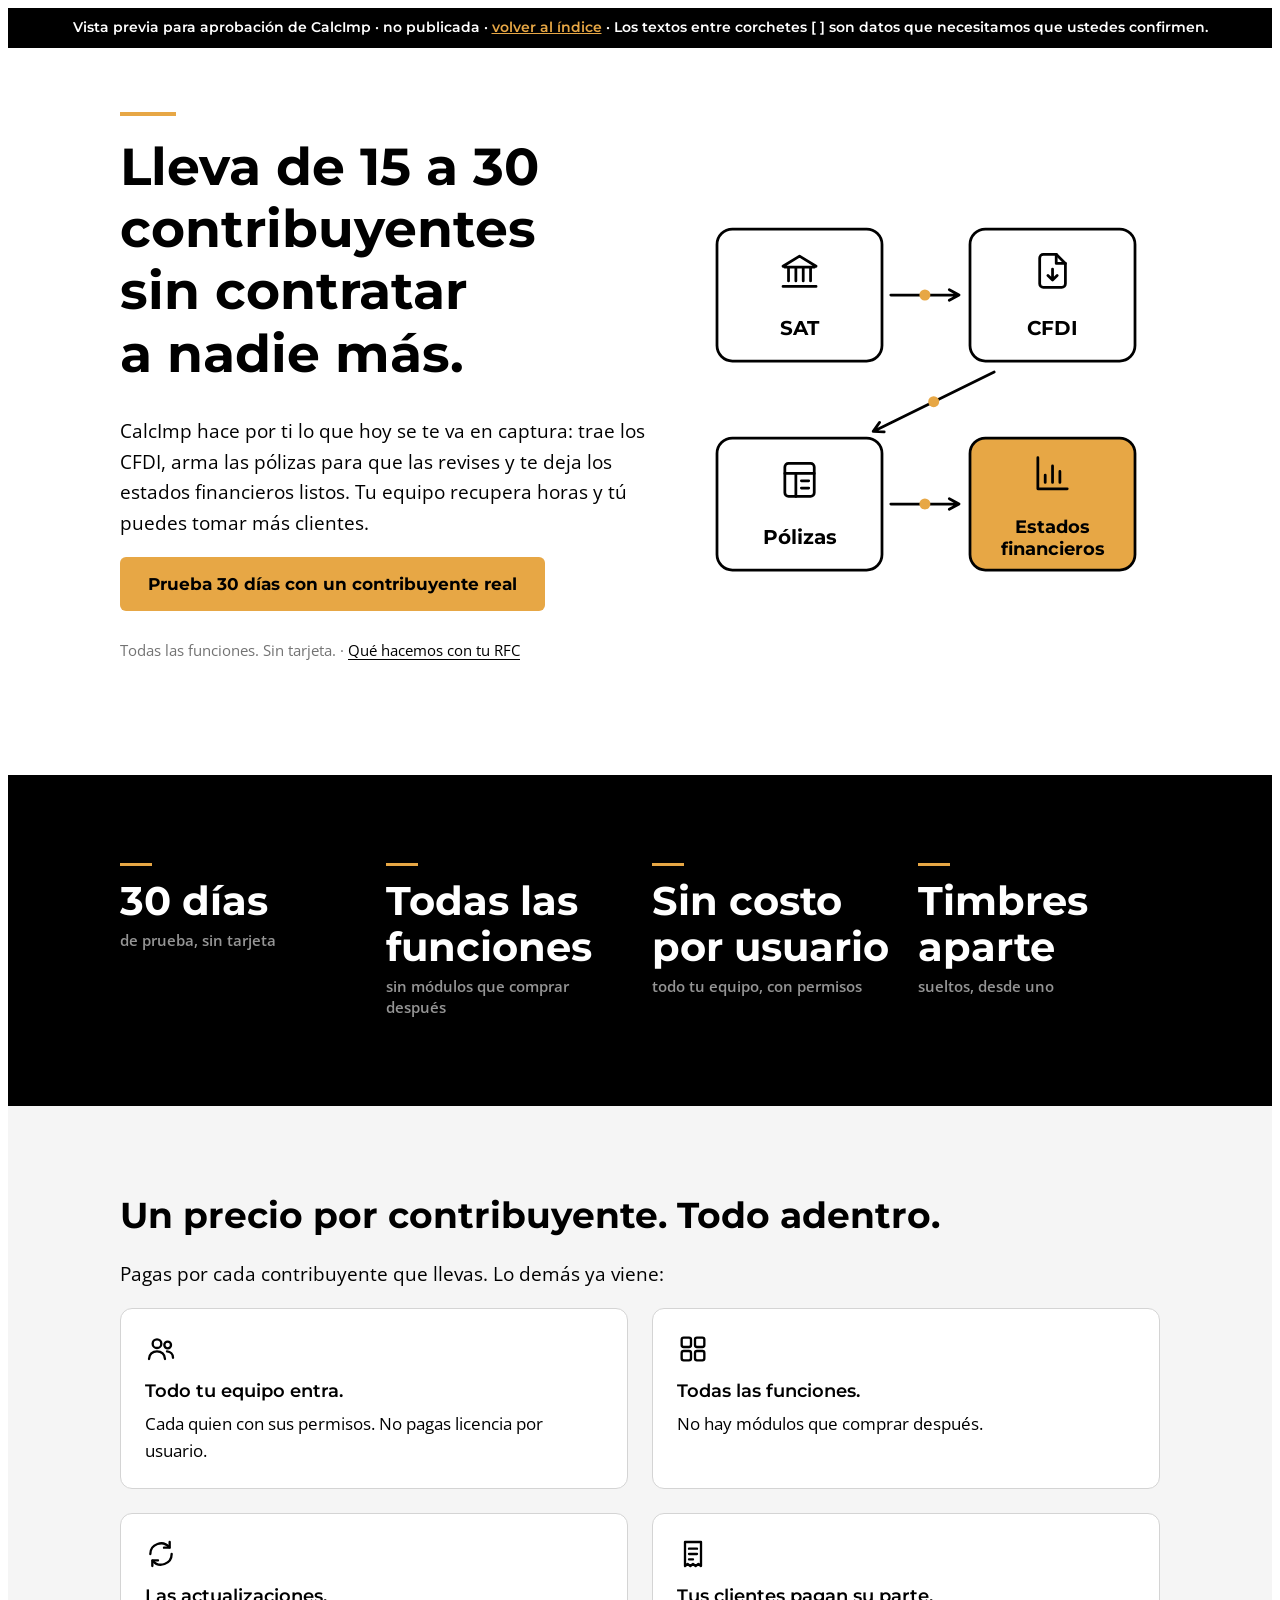
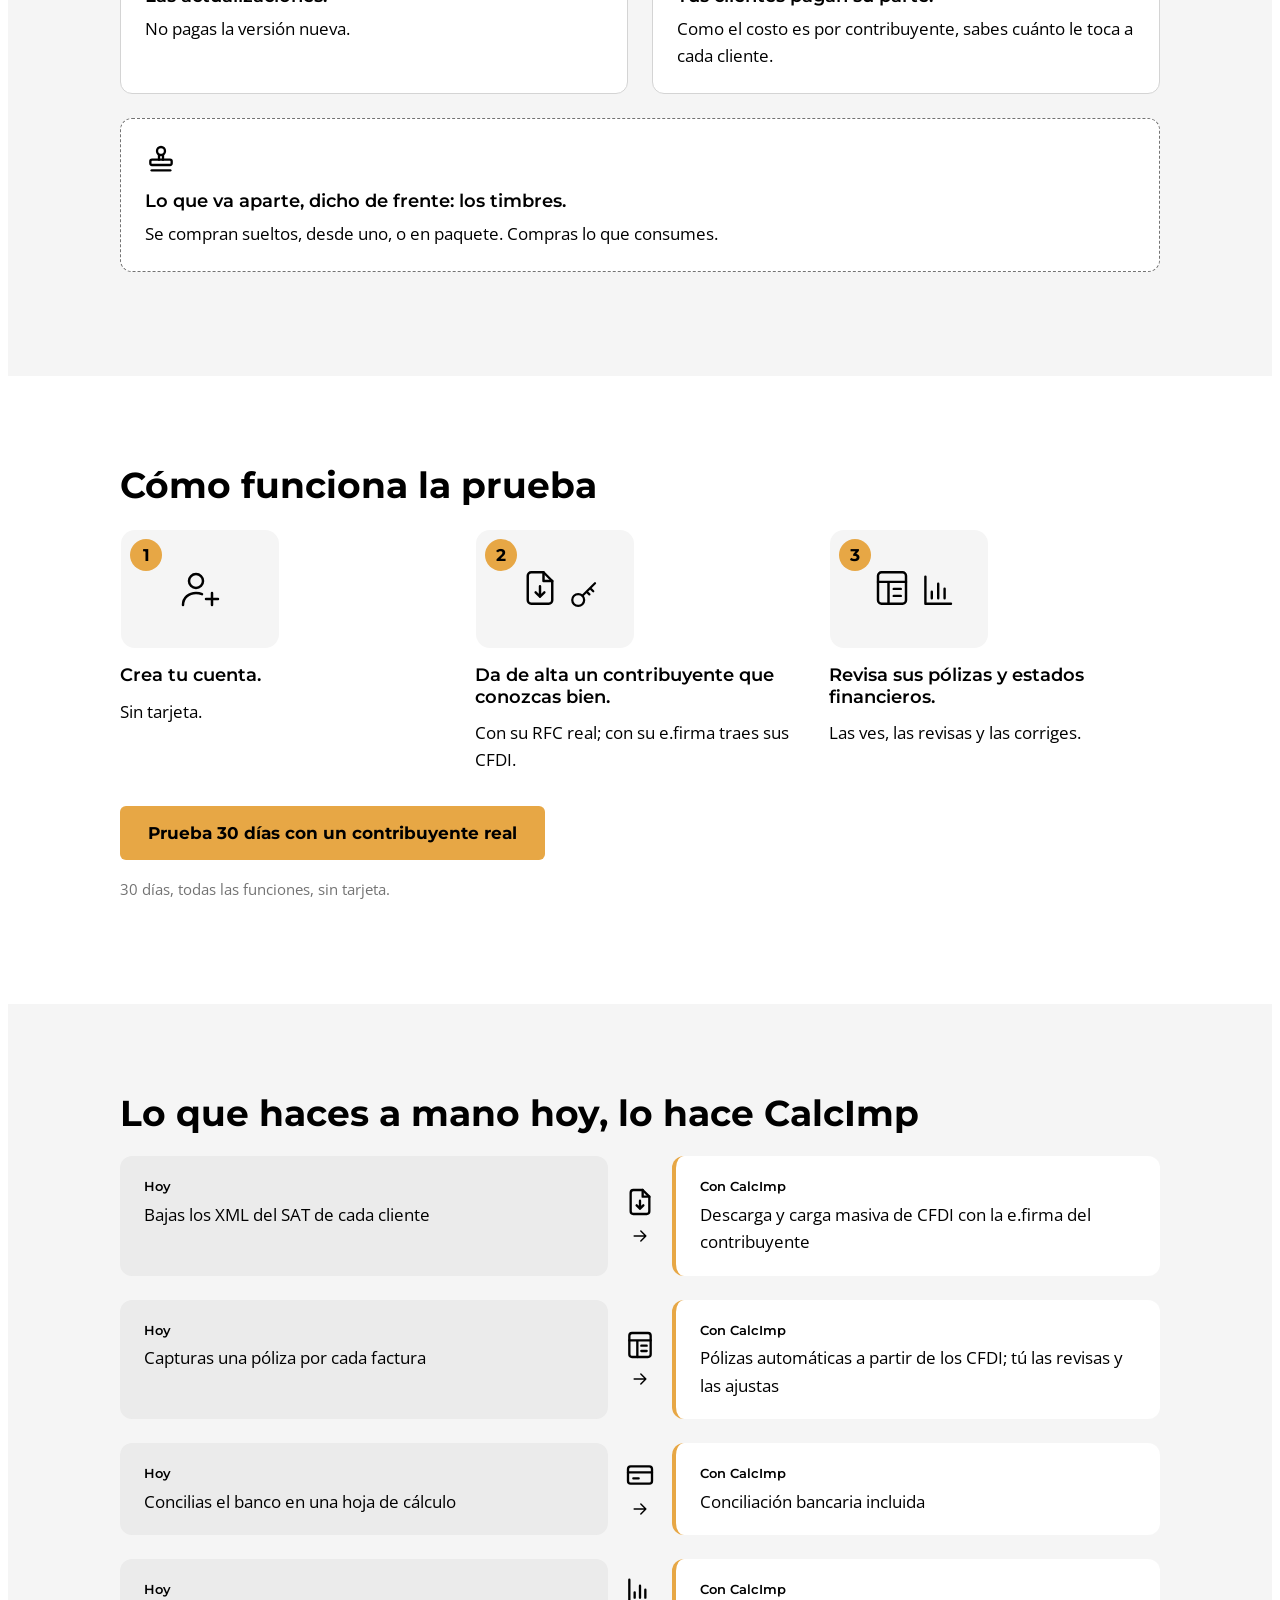
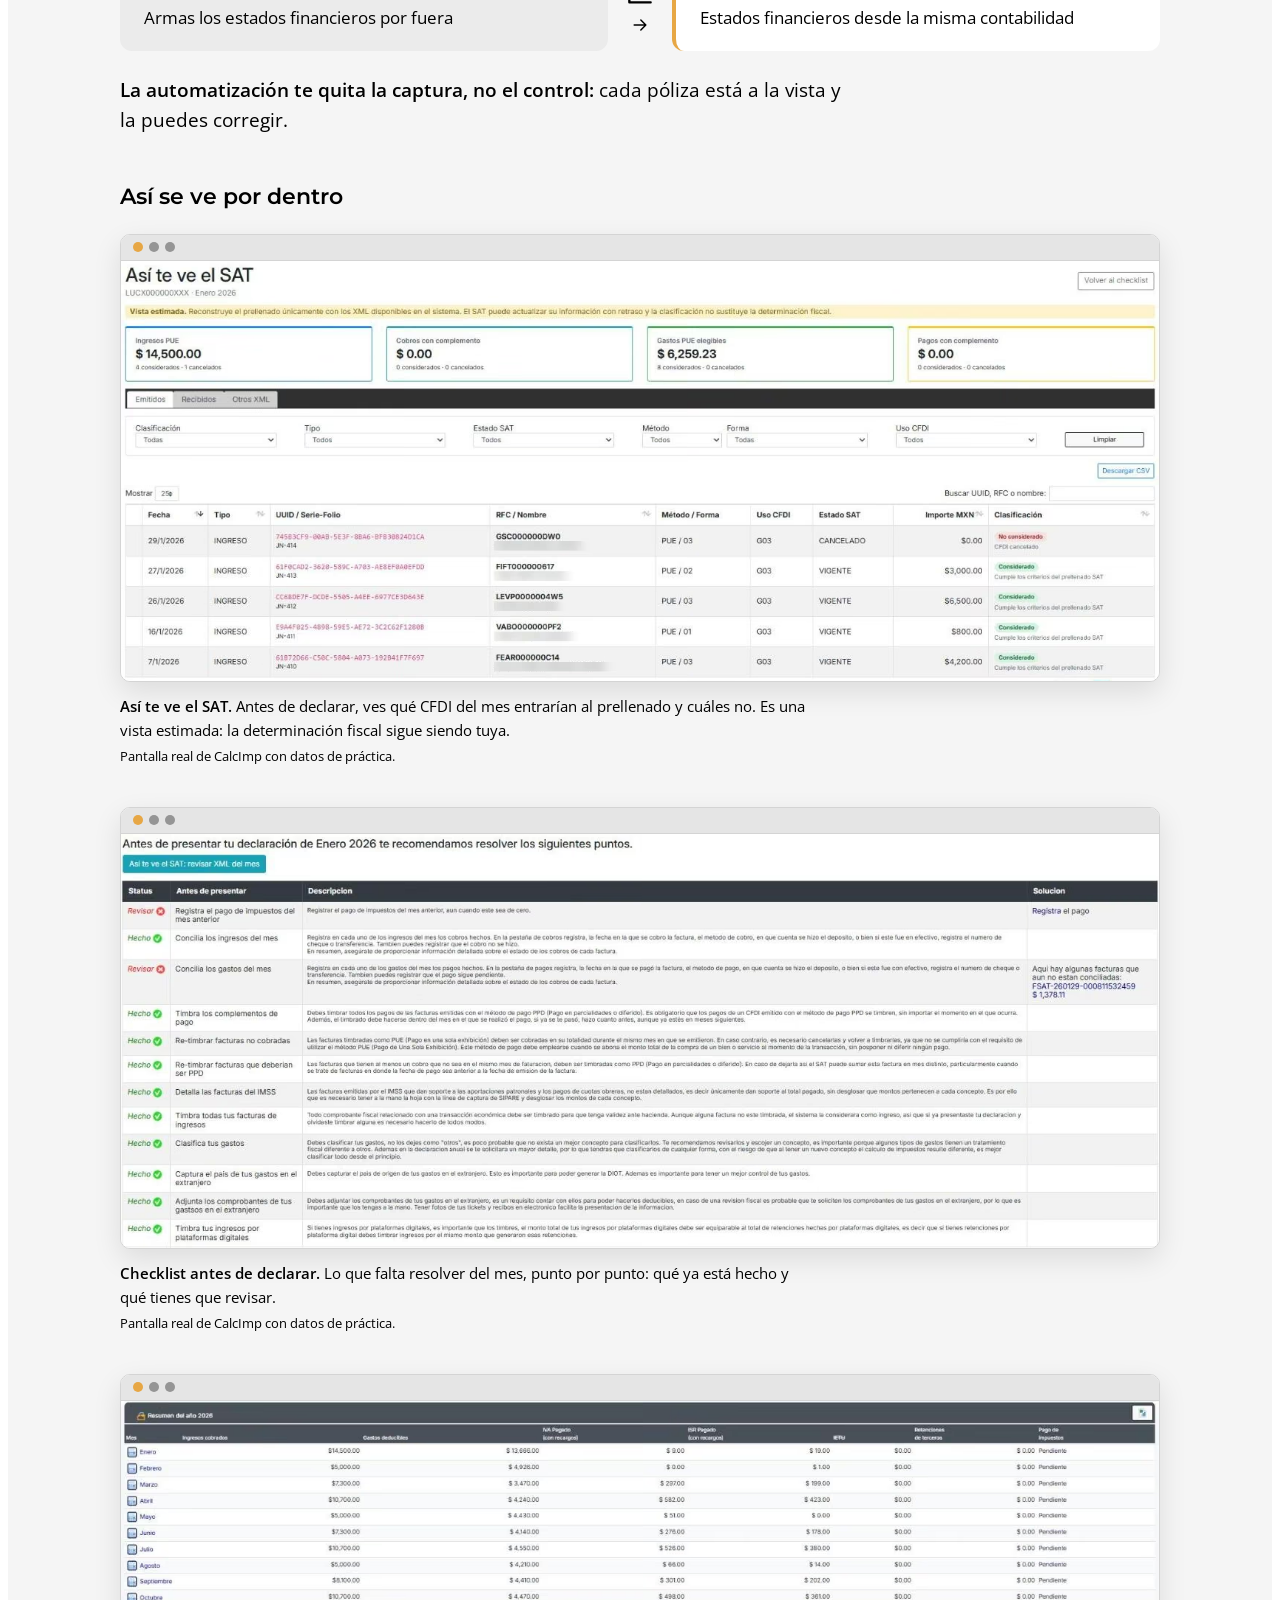
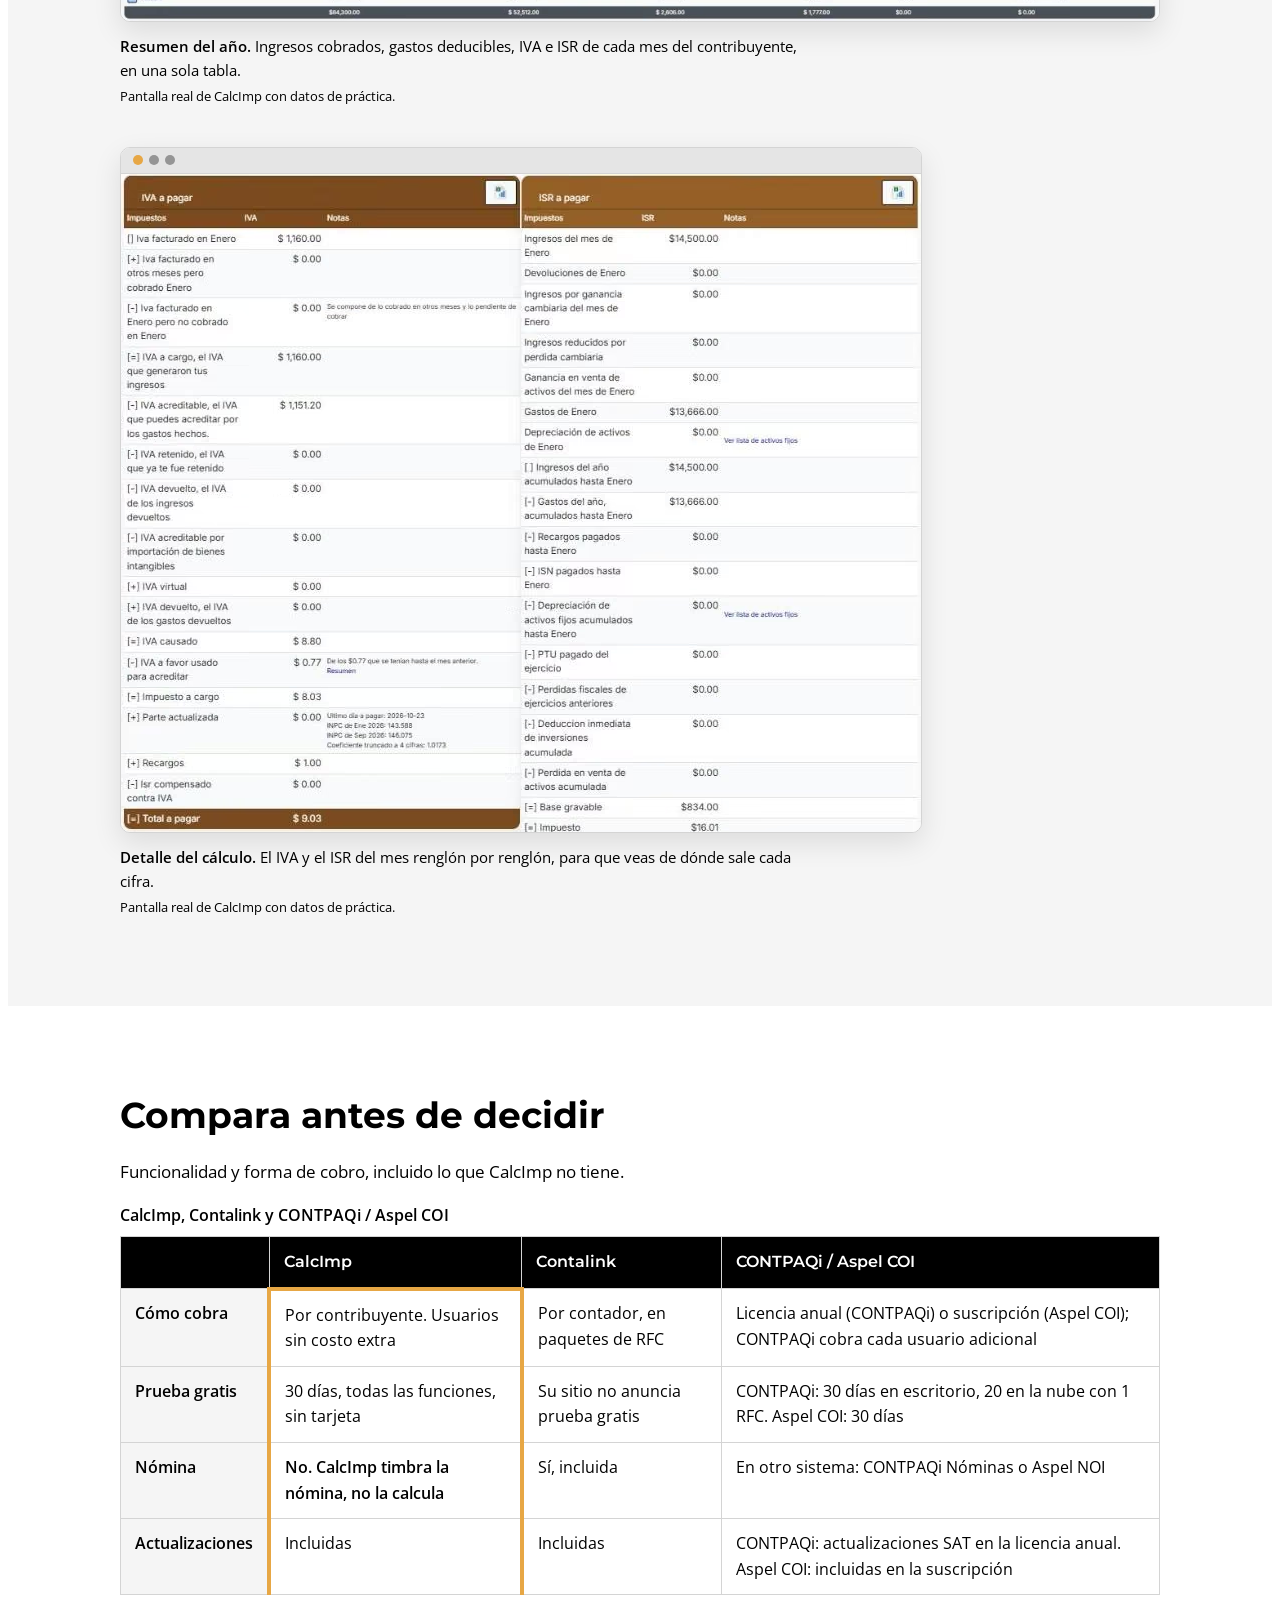
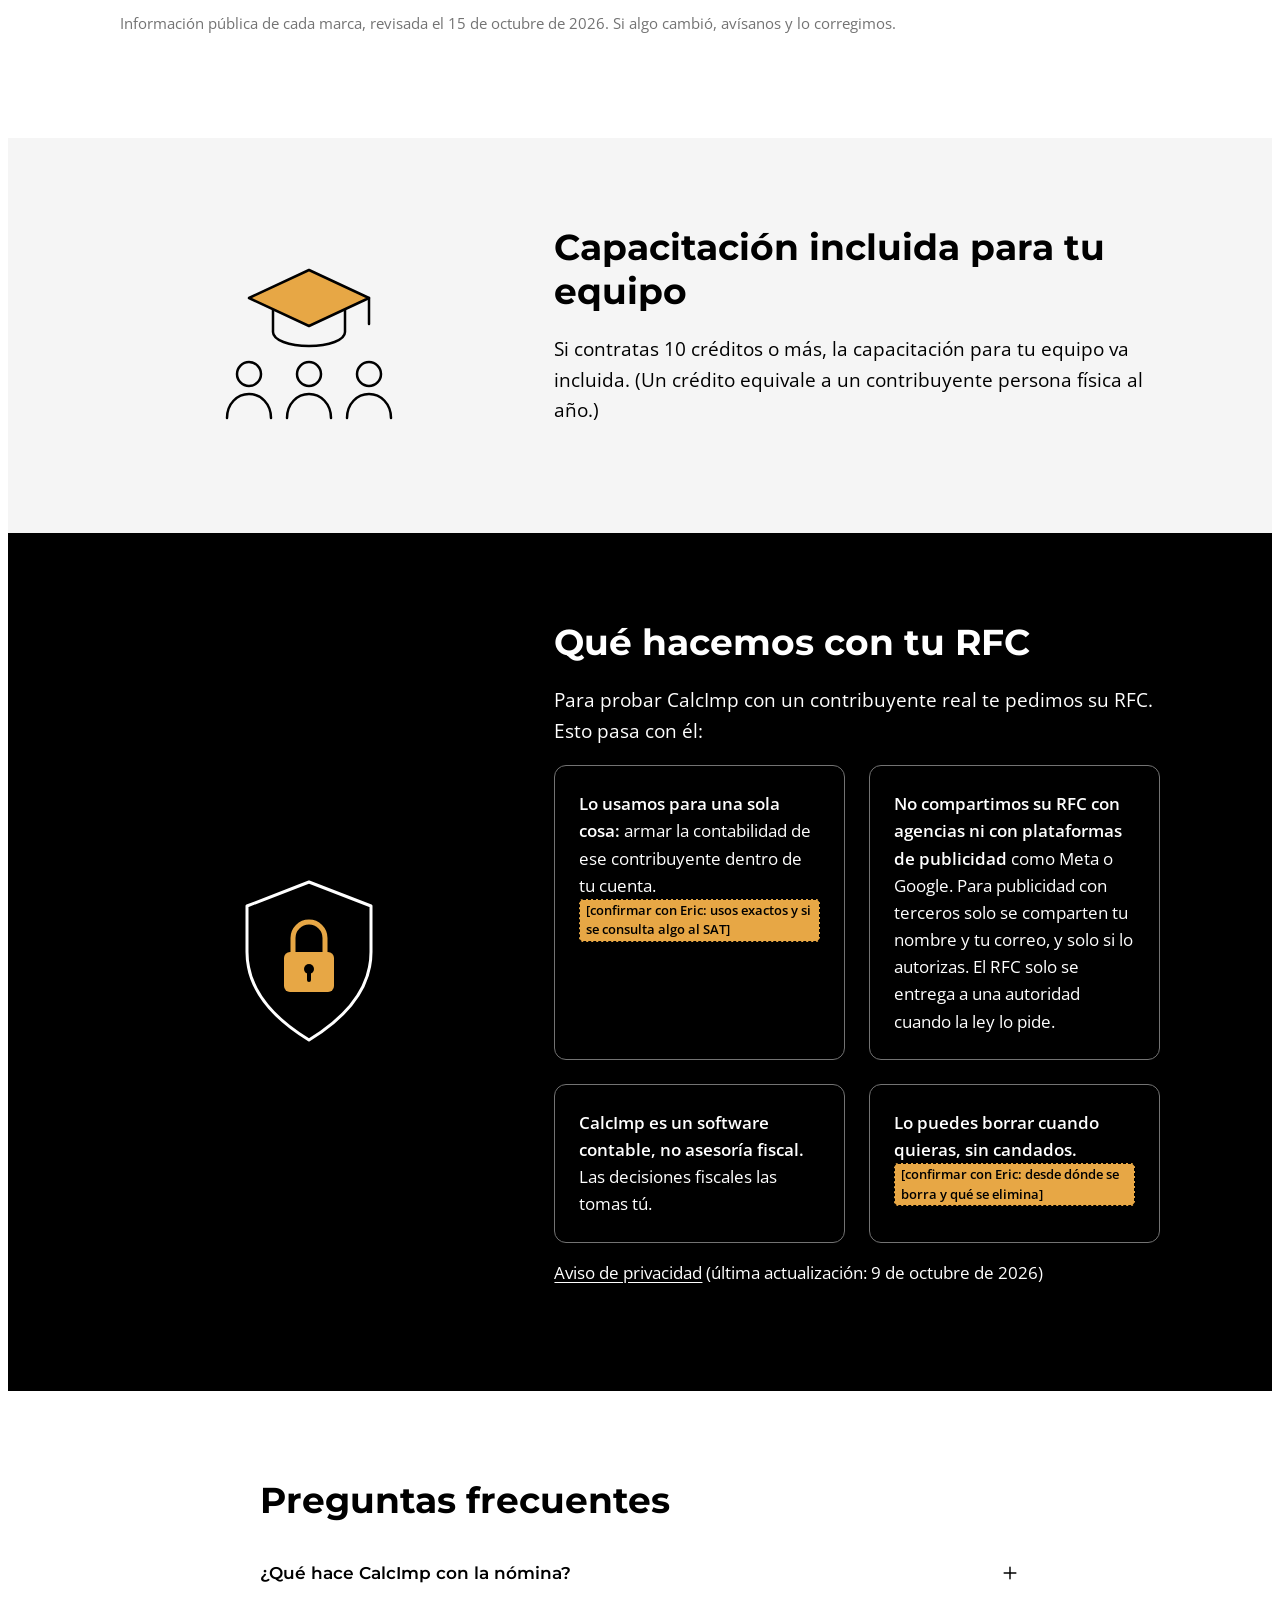
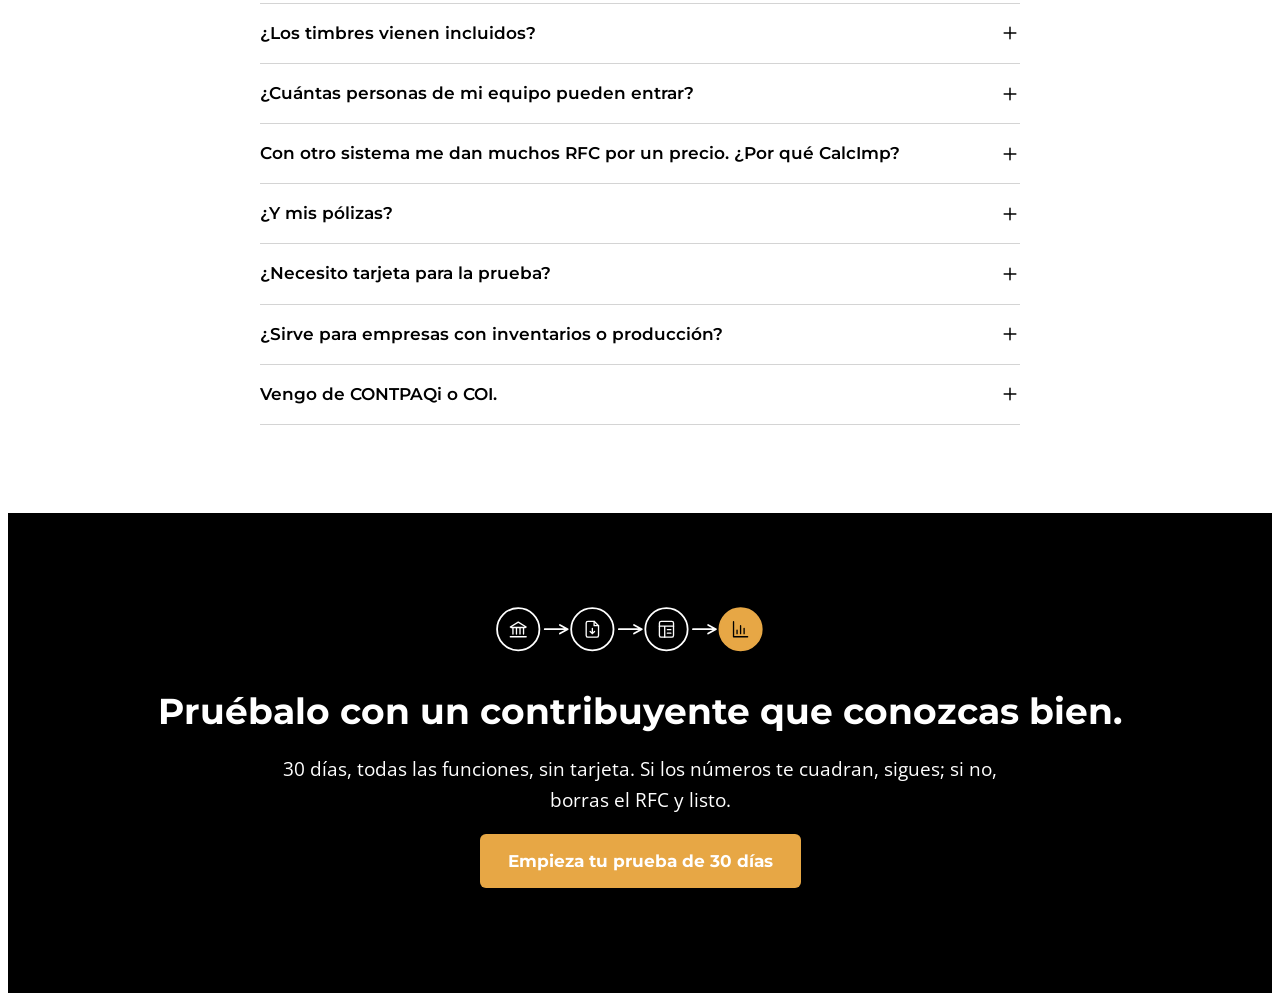
<file: landings/negocio-contable/index.html>
<!DOCTYPE html>
<html lang="es-MX">
<head>
<meta charset="utf-8">
<meta name="viewport" content="width=device-width, initial-scale=1">
<title>Software contable por contribuyente | CalcImp</title>
<meta name="description" content="Lleva más contribuyentes con el mismo equipo. Un precio por contribuyente con todo adentro: usuarios, funciones y actualizaciones. Prueba 30 días sin tarjeta.">
<!-- BORRADOR: noindex hasta la publicación aprobada (board + cliente). Quitar al publicar. -->
<meta name="robots" content="noindex, nofollow">
<link rel="canonical" href="https://www.calcimp.com/negocio-contable/">
<meta property="og:type" content="website">
<meta property="og:locale" content="es_MX">
<meta property="og:site_name" content="CalcImp">
<meta property="og:title" content="Lleva de 15 a 30 contribuyentes sin contratar a nadie más | CalcImp">
<meta property="og:description" content="Un precio por contribuyente con todo adentro: usuarios, funciones y actualizaciones. Prueba 30 días sin tarjeta.">
<meta property="og:url" content="https://www.calcimp.com/negocio-contable/">
<!-- og:image PENDIENTE: pieza en marca del design-director (sin mockups ni UI inventada). -->
<link rel="preconnect" href="https://fonts.googleapis.com">
<link rel="preconnect" href="https://fonts.gstatic.com" crossorigin>
<link rel="stylesheet" href="https://fonts.googleapis.com/css2?family=Montserrat:wght@600;700&family=Open+Sans:wght@400;600&display=swap">
</head>
<body><div style="position:sticky;top:0;z-index:9999;background:#000;color:#fff;font:600 14px/1.4 Montserrat,Arial,sans-serif;padding:10px 16px;text-align:center">Vista previa para aprobación de CalcImp · no publicada · <a href="../../index.html" style="color:#E7A745">volver al índice</a> · Los textos entre corchetes [ ] son datos que necesitamos que ustedes confirmen.</div>
<!-- ===== INICIO DEL BLOQUE PARA GHL / WORDPRESS (pegar desde aquí en el elemento de código; el <head> no se pega) · v3 con capturas reales, CAL-60 ===== -->
<style>
.cal-lp{--dorado:#E7A745;--gris:#737373;--gris-osc:#959595;--negro:#000;--blanco:#fff;--fondo:#F5F5F5;--linea:#D4D4D4;--cal-ease:cubic-bezier(.22,1,.36,1);
  font-family:"Open Sans",Arial,sans-serif;font-weight:400;color:var(--negro);background:var(--blanco);line-height:1.6;font-size:1.0625rem;-webkit-text-size-adjust:100%;
  interpolate-size:allow-keywords;timeline-scope:--cal-hero}
.cal-lp *,.cal-lp *::before,.cal-lp *::after{box-sizing:border-box}
.cal-lp h1,.cal-lp h2,.cal-lp h3{font-family:Montserrat,Arial,sans-serif;font-weight:700;line-height:1.2;margin:0 0 .6em;overflow-wrap:break-word}
.cal-lp h1{font-size:clamp(1.85rem,6vw,3.25rem)}
.cal-lp h2{font-size:clamp(1.5rem,4.5vw,2.25rem)}
.cal-lp h3{font-size:1.125rem;font-weight:600}
.cal-lp p,.cal-lp ul,.cal-lp ol{margin:0 0 1em}
.cal-lp ul,.cal-lp ol{padding-left:1.25em}
.cal-lp li{margin-bottom:.5em}
.cal-lp strong{font-weight:600}
.cal-lp a{color:var(--negro);text-decoration:underline;text-underline-offset:3px}
.cal-lp a:focus-visible,.cal-lp summary:focus-visible{outline:3px solid var(--negro);outline-offset:3px}
.cal-lp .cal-sec{padding:56px 20px}
.cal-lp .cal-in{max-width:1040px;margin:0 auto}
.cal-lp .cal-alt{background:var(--fondo)}
.cal-lp .cal-dark{background:var(--negro);color:var(--blanco)}
.cal-lp .cal-dark a{color:var(--blanco)}
.cal-lp .cal-dark a:focus-visible,.cal-lp .cal-dark .cal-btn:focus-visible{outline-color:var(--blanco)}
.cal-lp .cal-lead{font-size:1.1875rem;max-width:38em}
.cal-lp .cal-txt{max-width:40em}
.cal-lp .cal-acento{display:block;width:56px;height:4px;background:var(--dorado);margin:0 0 20px;border:0}
.cal-lp .cal-btn{display:inline-block;background:var(--dorado);color:var(--negro);font-family:Montserrat,Arial,sans-serif;font-weight:700;font-size:1.0625rem;
  text-decoration:none;padding:16px 28px;min-height:48px;border-radius:6px;line-height:1.3;max-width:100%;text-align:center}
.cal-lp .cal-btn:active{transform:translateY(1px)}
.cal-lp .cal-sr{position:absolute;width:1px;height:1px;overflow:hidden;clip:rect(0 0 0 0);white-space:nowrap}
.cal-lp .cal-nota{color:var(--gris);font-size:.9375rem;margin-top:10px}
.cal-lp .cal-dark .cal-nota{color:var(--gris-osc)}
.cal-lp .cal-alt .cal-nota{color:var(--negro)}
.cal-lp .cal-nota a,.cal-lp details a{display:inline-block;padding-block:10px}
.cal-lp .cal-mark{display:inline-block;background:var(--dorado);border:1px dashed var(--negro);color:var(--negro);font-size:.8125rem;font-weight:600;padding:1px 6px;border-radius:4px;font-family:"Open Sans",Arial,sans-serif;line-height:1.5}
.cal-lp .cal-ico{width:32px;height:32px;flex:none;display:block}
.cal-lp .cal-ico-24{width:24px;height:24px}
.cal-lp .cal-ilus svg{display:block;width:100%;height:auto;margin:0 auto}
/* Hero */
.cal-lp .cal-hero-sec{padding-top:32px;view-timeline:--cal-hero block}
.cal-lp .cal-hero{display:grid;gap:32px;align-items:center}
.cal-lp .cal-hero h1{max-width:13em;text-wrap:balance}
.cal-lp .cal-hero .cal-lead{font-size:1.0625rem}
.cal-lp .cal-hero .cal-ilus{max-width:360px;width:100%;margin:0 auto}
/* Franja de datos */
.cal-lp .cal-datos{list-style:none;padding:0;margin:0;display:grid;grid-template-columns:1fr 1fr;gap:32px 16px}
.cal-lp .cal-datos li{margin:0}
.cal-lp .cal-datos li::before{content:"";display:block;width:32px;height:3px;background:var(--dorado);margin-bottom:12px}
.cal-lp .cal-dato{display:block;font-family:Montserrat,Arial,sans-serif;font-weight:700;font-size:clamp(1.5rem,5vw,2.5rem);line-height:1.15;color:var(--blanco)}
.cal-lp .cal-dato-rot{display:block;font-family:"Open Sans",Arial,sans-serif;font-weight:600;font-size:.9375rem;color:var(--gris-osc);margin-top:6px;line-height:1.4}
/* Tarjetas */
.cal-lp .cal-grid{list-style:none;padding:0;margin:0 0 16px;display:grid;gap:16px}
.cal-lp .cal-grid>li{margin:0}
.cal-lp .cal-tarjeta{background:var(--blanco);border:1px solid var(--linea);border-radius:12px;padding:24px}
.cal-lp .cal-sec:not(.cal-alt):not(.cal-dark) .cal-tarjeta{background:var(--fondo)}
.cal-lp .cal-tarjeta .cal-ico{margin-bottom:16px}
.cal-lp .cal-tarjeta h3{margin-bottom:.4em}
.cal-lp .cal-tarjeta p{margin:0}
.cal-lp .cal-tarjeta.cal-aparte,.cal-lp .cal-ad-cal.cal-aparte{border:1px dashed var(--gris)}
.cal-lp .cal-dark .cal-tarjeta{background:transparent;border-color:var(--gris)}
/* Pasos */
.cal-lp .cal-pasos{list-style:none;padding:0;margin:0 0 32px;display:grid;gap:32px}
.cal-lp .cal-pasos>li{margin:0}
.cal-lp .cal-pasos svg{display:block;width:160px;height:auto;margin-bottom:16px}
.cal-lp .cal-pasos p{margin:0}
.cal-lp .cal-intermedio{margin-top:8px}
.cal-lp .cal-paralelo{display:flex;gap:16px;align-items:flex-start}
/* Hoy vs con CalcImp */
.cal-lp .cal-ad{list-style:none;padding:0;margin:0 0 24px;display:grid;gap:24px}
.cal-lp .cal-antes-despues{margin:0;display:grid;gap:8px;align-items:stretch}
.cal-lp .cal-ad-hoy,.cal-lp .cal-ad-cal{border-radius:12px;padding:20px 24px}
.cal-lp .cal-ad-hoy{background:#EBEBEB}
.cal-lp .cal-ad-cal{background:var(--blanco);border-left:4px solid var(--dorado)}
.cal-lp .cal-ad-hoy p,.cal-lp .cal-ad-cal p{margin:0}
.cal-lp .cal-rot{font-family:Montserrat,Arial,sans-serif;font-weight:600;font-size:.8125rem;margin:0 0 4px!important}
.cal-lp .cal-ad-mid{display:flex;align-items:center;justify-content:center;gap:8px}
.cal-lp .cal-ad-mid .cal-flecha{width:20px;height:20px;transform:rotate(90deg)}
.cal-lp .cal-formula{background:var(--blanco);border:1px solid var(--linea);border-radius:12px;padding:24px;margin:0 0 16px}
.cal-lp .cal-formula span{display:block}
/* Comparativa */
.cal-lp .cal-tabla-wrap{margin:8px 0 16px}
.cal-lp table{width:100%;border-collapse:collapse;background:var(--blanco);font-size:1rem}
.cal-lp caption{text-align:left;font-weight:600;padding-bottom:8px}
.cal-lp th,.cal-lp td{border:1px solid var(--linea);padding:12px 14px;text-align:left;vertical-align:top}
.cal-lp thead th{background:var(--negro);color:var(--blanco);font-family:Montserrat,Arial,sans-serif;font-weight:600}
.cal-lp thead th.cal-col-cal{border-bottom:4px solid var(--dorado)}
.cal-lp td.cal-col-cal{border-left:4px solid var(--dorado);border-right:4px solid var(--dorado)}
.cal-lp tbody th{font-weight:600;background:var(--fondo)}
/* Capacitación y RFC */
.cal-lp .cal-lado{display:grid;gap:32px;align-items:center}
.cal-lp .cal-lado .cal-ilus{max-width:200px;width:100%;margin:0 auto}
.cal-lp .cal-escudo{max-width:120px;width:100%;margin:0 auto;color:var(--blanco)}
.cal-lp #cal-rfc{scroll-margin-top:16px}
/* Calendario */
.cal-lp .cal-cal{max-width:640px;margin:32px auto}
.cal-lp .cal-cal-h{display:none}
.cal-lp .cal-cal-v{max-width:300px;margin:0 auto}
/* Qué tiene y qué no · Cómo cargar */
.cal-lp .cal-sino,.cal-lp .cal-carga{list-style:none;padding:0;margin:0 0 16px;display:grid;gap:16px}
.cal-lp .cal-sino li,.cal-lp .cal-carga li{display:flex;gap:16px;align-items:flex-start;margin:0}
.cal-lp .cal-sino li p,.cal-lp .cal-carga li p{margin:0}
.cal-lp .cal-sino .cal-ico{width:28px;height:28px}
.cal-lp .cal-carga .cal-icos{display:flex;gap:4px;flex:none}
/* FAQ */
.cal-lp .cal-faq{max-width:760px;margin:0 auto}
.cal-lp details{border-bottom:1px solid var(--linea);padding:4px 0}
.cal-lp summary{cursor:pointer;font-family:Montserrat,Arial,sans-serif;font-weight:600;font-size:1.0625rem;list-style:none;
  display:flex;justify-content:space-between;align-items:center;gap:16px;min-height:48px;padding:12px 0}
.cal-lp summary::-webkit-details-marker{display:none}
.cal-lp summary .cal-ico{width:20px;height:20px}
.cal-lp details .cal-i-menos,.cal-lp details[open] .cal-i-mas{display:none}
.cal-lp details[open] .cal-i-menos{display:block}
.cal-lp details p{margin:0 0 16px}
.cal-lp details::details-content{block-size:0;overflow:clip;transition:block-size 300ms var(--cal-ease),content-visibility 300ms allow-discrete}
.cal-lp details[open]::details-content{block-size:auto}
/* Cierre */
.cal-lp .cal-cierre{text-align:center}
.cal-lp .cal-cierre .cal-acento{margin:0 auto 20px}
.cal-lp .cal-cierre .cal-lead{margin-left:auto;margin-right:auto}
.cal-lp .cal-cierre .cal-ilus{max-width:300px;margin:0 auto 32px}
/* CTA fijo (E2, variante CSS) */
.cal-lp .cal-btn.cal-fijo{display:none}
@media (hover:hover){
  .cal-lp .cal-btn:hover,.cal-lp summary:hover{text-decoration:underline;text-underline-offset:3px}
  .cal-lp a:not(.cal-btn):hover{text-decoration-thickness:2px}
}
@media (min-width:640px){
  .cal-lp .cal-cal-h{display:block}
  .cal-lp .cal-cal-v{display:none}
}
@media (min-width:860px){
  .cal-lp .cal-sec{padding:88px 32px}
  .cal-lp .cal-hero-sec{padding-top:64px}
  .cal-lp .cal-hero{grid-template-columns:1.15fr 1fr}
  .cal-lp .cal-hero .cal-lead{font-size:1.1875rem}
  .cal-lp .cal-hero .cal-ilus{max-width:440px}
  .cal-lp .cal-datos{grid-template-columns:repeat(4,1fr);gap:24px}
  .cal-lp .cal-grid.cal-2{grid-template-columns:1fr 1fr;gap:24px}
  .cal-lp .cal-grid .cal-ancho{grid-column:1/-1}
  .cal-lp .cal-pasos{grid-template-columns:repeat(3,1fr);gap:24px}
  .cal-lp .cal-antes-despues{grid-template-columns:1fr 64px 1fr;gap:0}
  .cal-lp .cal-ad-mid{flex-direction:column}
  .cal-lp .cal-ad-mid .cal-flecha{transform:none}
  .cal-lp .cal-lado{grid-template-columns:1fr 1.6fr;gap:56px}
  .cal-lp .cal-lado .cal-ilus{max-width:240px}
  .cal-lp .cal-lado .cal-escudo{max-width:160px}
  .cal-lp .cal-sino.cal-2{grid-template-columns:1fr 1fr;gap:24px}
  .cal-lp .cal-formula span{display:inline}
}
@media (max-width:640px){.cal-lp .cal-nota .cal-sep{display:none}.cal-lp .cal-nota a{display:block;width:fit-content}
  .cal-lp .cal-btn{display:block;width:100%}
  .cal-lp table.cal-apila thead{position:absolute;width:1px;height:1px;overflow:hidden;clip:rect(0 0 0 0);white-space:nowrap}
  .cal-lp table.cal-apila,.cal-lp table.cal-apila tbody,.cal-lp table.cal-apila tr,.cal-lp table.cal-apila th,.cal-lp table.cal-apila td{display:block;width:100%}
  .cal-lp table.cal-apila tr{margin-bottom:16px;border:1px solid var(--linea);border-radius:6px;overflow:hidden}
  .cal-lp table.cal-apila th,.cal-lp table.cal-apila td{border:0;border-bottom:1px solid #EBEBEB}
  .cal-lp table.cal-apila td.cal-col-cal{border-left:4px solid var(--dorado)}
  .cal-lp table.cal-apila tbody th{background:var(--negro);color:var(--blanco)}
  .cal-lp table.cal-apila td::before{content:attr(data-label);display:block;font-family:Montserrat,Arial,sans-serif;font-weight:600;font-size:.8125rem;color:var(--gris);margin-bottom:2px}
}
@supports (animation-timeline: view()){
  @media (max-width:767px){
    .cal-lp{padding-bottom:88px}
    .cal-lp .cal-btn.cal-fijo{display:grid;place-items:center;position:fixed;z-index:50;left:12px;right:12px;bottom:max(12px,env(safe-area-inset-bottom));
      width:auto;min-height:52px;padding:12px 20px;font-size:1rem;border-radius:999px;box-shadow:0 0 0 2px #000;
      animation:cal-fijo-in linear both;animation-timeline:--cal-hero;animation-range:exit 70% exit 100%}
  }
  @media (prefers-reduced-motion:no-preference){
    .cal-lp .cal-reveal{animation:cal-reveal linear both;animation-timeline:view();animation-range:entry 0% entry 35%}
    .cal-lp .cal-reveal:nth-child(2){animation-range:entry 5% entry 40%}
    .cal-lp .cal-reveal:nth-child(3){animation-range:entry 10% entry 45%}
    .cal-lp .cal-reveal:nth-child(4){animation-range:entry 15% entry 50%}
  }
}
@keyframes cal-reveal{from{opacity:0;transform:translateY(24px)}to{opacity:1;transform:none}}
@keyframes cal-fijo-in{from{opacity:0;transform:translateY(120%);visibility:hidden}to{opacity:1;transform:none;visibility:visible}}
@media (prefers-reduced-motion:reduce){
  @keyframes cal-fijo-in{from{opacity:0;visibility:hidden}to{opacity:1;visibility:visible}}
  .cal-lp *,.cal-lp *::before,.cal-lp *::after{animation-duration:.01ms!important;animation-iteration-count:1!important;transition-duration:.01ms!important;scroll-behavior:auto!important}
}
/* Capturas reales de la plataforma (v3, CAL-60): marco de navegador, sin UI inventada */
.cal-lp .cal-capturas{margin-top:48px}
.cal-lp .cal-capturas>h3{font-size:1.375rem;margin-bottom:24px}
.cal-lp .cal-cap{margin:0 0 40px;max-width:100%}
.cal-lp .cal-cap:last-child{margin-bottom:0}
.cal-lp .cal-cap-marco{border:1px solid var(--linea);border-radius:10px;overflow:hidden;background:var(--blanco);box-shadow:0 10px 28px rgba(0,0,0,.10)}
.cal-lp .cal-nav{display:flex;gap:6px;align-items:center;height:26px;padding:0 12px;background:#E5E5E5;border-bottom:1px solid var(--linea)}
.cal-lp .cal-nav span{width:10px;height:10px;border-radius:50%;background:var(--gris-osc)}
.cal-lp .cal-nav span:first-child{background:var(--dorado)}
.cal-lp .cal-cap-marco a{display:block}
.cal-lp .cal-cap img{display:block;width:100%;height:auto}
.cal-lp .cal-cap figcaption{margin-top:12px;font-size:.9375rem;max-width:46em}
.cal-lp .cal-pie{display:block;color:var(--gris);font-size:.8125rem;margin-top:4px}
.cal-lp .cal-alt .cal-pie{color:var(--negro)}
.cal-lp .cal-zoom{display:none}
@media (max-width:640px){.cal-lp .cal-zoom{display:inline}.cal-lp .cal-nav{height:20px}.cal-lp .cal-nav span{width:8px;height:8px}}
</style>

<main class="cal-lp" id="cal-negocio-contable">
<svg xmlns="http://www.w3.org/2000/svg" aria-hidden="true" style="position:absolute;width:0;height:0;overflow:hidden"><symbol id="cal-i-equipo" viewBox="0 0 24 24"><g fill="none" stroke="currentColor" stroke-linecap="round" stroke-linejoin="round" stroke-width="1.75"><circle cx="9" cy="8" r="3.25"/><path d="M3 19.5c0-3.4 2.7-5.75 6-5.75s6 2.35 6 5.75"/><circle cx="17" cy="9" r="2.5"/><path d="M16.5 13.75c2.6.2 4.5 2.1 4.5 4.75"/></g></symbol><symbol id="cal-i-funciones" viewBox="0 0 24 24"><g fill="none" stroke="currentColor" stroke-linecap="round" stroke-linejoin="round" stroke-width="1.75"><rect width="7" height="7" x="3.5" y="3.5" rx="1.5"/><rect width="7" height="7" x="13.5" y="3.5" rx="1.5"/><rect width="7" height="7" x="3.5" y="13.5" rx="1.5"/><rect width="7" height="7" x="13.5" y="13.5" rx="1.5"/></g></symbol><symbol id="cal-i-actualizaciones" viewBox="0 0 24 24"><g fill="none" stroke="currentColor" stroke-linecap="round" stroke-linejoin="round" stroke-width="1.75"><path d="M20 12a8 8 0 0 1-14.2 5M4 12a8 8 0 0 1 14.2-5"/><path d="M18.5 3v4.25h-4.25M5.5 21v-4.25h4.25"/></g></symbol><symbol id="cal-i-factura" viewBox="0 0 24 24"><path fill="none" stroke="currentColor" stroke-linecap="round" stroke-linejoin="round" stroke-width="1.75" d="M6 3h12v18l-2-1.5-2 1.5-2-1.5-2 1.5-2-1.5-2 1.5zM9 8h6M9 12h6M9 16h3"/></symbol><symbol id="cal-i-timbre" viewBox="0 0 24 24"><g fill="none" stroke="currentColor" stroke-linecap="round" stroke-linejoin="round" stroke-width="1.75"><circle cx="12" cy="6" r="3"/><path d="M10.5 9v3.5M13.5 9v3.5"/><rect width="16" height="4" x="4" y="12.5" rx="1.25"/><path d="M5 20.5h14"/></g></symbol><symbol id="cal-i-registro" viewBox="0 0 24 24"><g fill="none" stroke="currentColor" stroke-linecap="round" stroke-linejoin="round" stroke-width="1.75"><circle cx="10" cy="8" r="3.5"/><path d="M3.5 20c0-3.6 2.9-6 6.5-6 1.1 0 2.1.2 3 .6M18 14v6M15 17h6"/></g></symbol><symbol id="cal-i-efirma" viewBox="0 0 24 24"><g fill="none" stroke="currentColor" stroke-linecap="round" stroke-linejoin="round" stroke-width="1.75"><circle cx="8" cy="15" r="4.25"/><path d="M11 12l9-9M16.5 6.5l2.25 2.25M14 9l2 2"/></g></symbol><symbol id="cal-i-polizas" viewBox="0 0 24 24"><g fill="none" stroke="currentColor" stroke-linecap="round" stroke-linejoin="round" stroke-width="1.75"><rect width="16" height="18" x="4" y="3" rx="2"/><path d="M4 8.5h16M10 8.5V21M13 12.5h4M13 16.5h4"/></g></symbol><symbol id="cal-i-estados" viewBox="0 0 24 24"><path fill="none" stroke="currentColor" stroke-linecap="round" stroke-linejoin="round" stroke-width="1.75" d="M4 20.5h16M4 3.5v17M8 17v-4M12 17V8M16 17v-6"/></symbol><symbol id="cal-i-sat" viewBox="0 0 24 24"><path fill="none" stroke="currentColor" stroke-linecap="round" stroke-linejoin="round" stroke-width="1.75" d="M3 9.5 12 4l9 5.5M4 10h16M6 10v7.5M10 10v7.5M14 10v7.5M18 10v7.5M3 20.5h18"/></symbol><symbol id="cal-i-banco" viewBox="0 0 24 24"><g fill="none" stroke="currentColor" stroke-linecap="round" stroke-linejoin="round" stroke-width="1.75"><rect width="18" height="13" x="3" y="5.5" rx="2"/><path d="M3 10h18M7 14.5h4"/></g></symbol><symbol id="cal-i-cfdi" viewBox="0 0 24 24"><g fill="none" stroke="currentColor" stroke-linecap="round" stroke-linejoin="round" stroke-width="1.75"><path d="M14 3H7a2 2 0 0 0-2 2v14a2 2 0 0 0 2 2h10a2 2 0 0 0 2-2V8z"/><path d="M14 3v5h5M12 11v6M9.5 14.5 12 17l2.5-2.5"/></g></symbol><symbol id="cal-i-capacitacion" viewBox="0 0 24 24"><g fill="none" stroke="currentColor" stroke-linecap="round" stroke-linejoin="round" stroke-width="1.75"><path d="M2.5 9L12 4.5 21.5 9 12 13.5z"/><path d="M6.5 11v4.5c0 1.6 2.5 3 5.5 3s5.5-1.4 5.5-3V11M21.5 9v5"/></g></symbol><symbol id="cal-i-escudo" viewBox="0 0 24 24"><g fill="none" stroke="currentColor" stroke-linecap="round" stroke-linejoin="round" stroke-width="1.75"><path d="M12 3l8 3v6c0 4.5-3.4 8-8 9-4.6-1-8-4.5-8-9V6z"/><rect width="6" height="5" x="9" y="11" rx="1"/><path d="M10.25 11V9.5a1.75 1.75 0 0 1 3.5 0V11"/></g></symbol><symbol id="cal-i-calendario" viewBox="0 0 24 24"><g fill="none" stroke="currentColor" stroke-linecap="round" stroke-linejoin="round" stroke-width="1.75"><rect width="17" height="15.5" x="3.5" y="5" rx="2"/><path d="M3.5 10h17M8 3v4M16 3v4"/></g></symbol><symbol id="cal-i-si" viewBox="0 0 24 24"><g fill="none" stroke="currentColor" stroke-linecap="round" stroke-linejoin="round" stroke-width="1.75"><circle cx="12" cy="12" r="9"/><path d="M8 12.5l2.75 2.75L16 10"/></g></symbol><symbol id="cal-i-no" viewBox="0 0 24 24"><g fill="none" stroke="currentColor" stroke-linecap="round" stroke-linejoin="round" stroke-width="1.75"><circle cx="12" cy="12" r="9"/><path d="M9 9l6 6M15 9l-6 6"/></g></symbol><symbol id="cal-i-mas" viewBox="0 0 24 24"><path fill="none" stroke="currentColor" stroke-linecap="round" stroke-linejoin="round" stroke-width="1.75" d="M12 5v14M5 12h14"/></symbol><symbol id="cal-i-menos" viewBox="0 0 24 24"><path fill="none" stroke="currentColor" stroke-linecap="round" stroke-linejoin="round" stroke-width="1.75" d="M5 12h14"/></symbol><symbol id="cal-i-flecha" viewBox="0 0 24 24"><path fill="none" stroke="currentColor" stroke-linecap="round" stroke-linejoin="round" stroke-width="1.75" d="M5 12h14M13 6l6 6-6 6"/></symbol></svg>
  <!-- LOGO: CALCIMP.svg oficial (Drive 1pBjJyVkxmRIHptAfR-fY1_RwVf_v8TAd), pendiente CAL-52. Mientras no llegue, no se pinta la banda de encabezado (04-ux §2.1). No se redibuja el logo ni se escribe «CalcImp» con fuente. -->

  <!-- 1 · Hero -->
  <section class="cal-sec cal-hero-sec" aria-labelledby="cal-h1">
    <div class="cal-in cal-hero">
      <div>
        <span class="cal-acento" aria-hidden="true"></span>
        <h1 id="cal-h1">Lleva de 15 a 30 contribuyentes sin contratar a nadie más.</h1>
        <p class="cal-lead">CalcImp hace por ti lo que hoy se te va en captura: trae los CFDI, arma las pólizas para que las revises y te deja los estados financieros listos. Tu equipo recupera horas y tú puedes tomar más clientes.</p>
        <p><a class="cal-btn" href="https://www.calcimp.com/calc/registro">Prueba 30 días con un contribuyente real</a></p>
        <p class="cal-nota">Todas las funciones. Sin tarjeta. <span class="cal-sep" aria-hidden="true">·</span> <a href="#cal-rfc">Qué hacemos con tu RFC</a></p>
      </div>
      <!-- Visual intercambiable (brief): si el board aprueba foto, entra en este contenedor. -->
      <div class="cal-ilus"><svg xmlns="http://www.w3.org/2000/svg" width="400" height="330" aria-label="Del SAT a los estados financieros: CalcImp trae los CFDI del SAT, arma las pólizas para que las revises y deja los estados financieros listos" role="img" viewBox="0 0 400 330"><title>Del SAT a los estados financieros: CalcImp trae los CFDI del SAT, arma las pólizas para que las revises y deja los estados financieros listos</title><rect width="150" height="120" x="10" y="10" fill="none" stroke="currentColor" stroke-width="2.5" rx="14"/><path fill="none" stroke="currentColor" stroke-linecap="round" stroke-linejoin="round" stroke-width="1.5" d="M3 9.5 12 4l9 5.5M4 10h16M6 10v7.5M10 10v7.5M14 10v7.5M18 10v7.5M3 20.5h18" transform="translate(65 28)scale(1.67)"/><text x="85" y="106" fill="currentColor" font-family="Montserrat,Arial,sans-serif" font-size="18" font-weight="700" text-anchor="middle">SAT</text><rect width="150" height="120" x="240" y="10" fill="none" stroke="currentColor" stroke-width="2.5" rx="14"/><g fill="none" stroke="currentColor" stroke-linecap="round" stroke-linejoin="round" stroke-width="1.5"><path d="M14 3H7a2 2 0 0 0-2 2v14a2 2 0 0 0 2 2h10a2 2 0 0 0 2-2V8z" transform="translate(295 28)scale(1.67)"/><path d="M14 3v5h5M12 11v6M9.5 14.5 12 17l2.5-2.5" transform="translate(295 28)scale(1.67)"/></g><text x="315" y="106" fill="currentColor" font-family="Montserrat,Arial,sans-serif" font-size="18" font-weight="700" text-anchor="middle">CFDI</text><rect width="150" height="120" x="10" y="200" fill="none" stroke="currentColor" stroke-width="2.5" rx="14"/><g fill="none" stroke="currentColor" stroke-linecap="round" stroke-linejoin="round" stroke-width="1.5" transform="translate(65 218)scale(1.67)"><rect width="16" height="18" x="4" y="3" rx="2"/><path d="M4 8.5h16M10 8.5V21M13 12.5h4M13 16.5h4"/></g><text x="85" y="296" fill="currentColor" font-family="Montserrat,Arial,sans-serif" font-size="18" font-weight="700" text-anchor="middle">Pólizas</text><rect width="150" height="120" x="240" y="200" fill="#e7a745" stroke="currentColor" stroke-width="2.5" rx="14"/><path fill="none" stroke="currentColor" stroke-linecap="round" stroke-linejoin="round" stroke-width="1.5" d="M4 20.5h16M4 3.5v17M8 17v-4M12 17V8M16 17v-6" color="#000" transform="translate(295 212)scale(1.67)"/><text font-family="Montserrat,Arial,sans-serif" font-size="16" font-weight="700" text-anchor="middle"><tspan x="315" y="286">Estados</tspan><tspan x="315" y="306">financieros</tspan></text><path fill="none" stroke="currentColor" stroke-linecap="round" stroke-linejoin="round" stroke-width="2.5" d="M168 70 230 70M221.2 65.2 230 70 221.2 74.8M262 140 152 194M162 194.4 152 194 157.8 185.8M168 260 230 260M221.2 255.2 230 260 221.2 264.8"/><circle cx="199" cy="70" r="5" fill="#e7a745"/><circle cx="207" cy="167" r="5" fill="#e7a745"/><circle cx="199" cy="260" r="5" fill="#e7a745"/></svg></div>
    </div>
  </section>

  <!-- 2 · Franja de datos (C1, C2) -->
  <section class="cal-sec cal-dark" aria-label="La prueba en cuatro datos">
    <div class="cal-in">
      <ul class="cal-datos">
        <li><span class="cal-dato">30 días</span><span class="cal-dato-rot">de prueba, sin tarjeta</span></li>
        <li><span class="cal-dato">Todas las funciones</span><span class="cal-dato-rot">sin módulos que comprar después</span></li>
        <li><span class="cal-dato">Sin costo por usuario</span><span class="cal-dato-rot">todo tu equipo, con permisos</span></li>
        <li><span class="cal-dato">Timbres aparte</span><span class="cal-dato-rot">sueltos, desde uno</span></li>
      </ul>
    </div>
  </section>

  <!-- 3 · Todo adentro + lo que va aparte -->
  <section class="cal-sec cal-alt" aria-labelledby="cal-precio">
    <div class="cal-in">
      <h2 id="cal-precio">Un precio por contribuyente. Todo adentro.</h2>
      <p class="cal-lead">Pagas por cada contribuyente que llevas. Lo demás ya viene:</p>
      <ul class="cal-grid cal-2">
        <li class="cal-tarjeta cal-reveal"><svg aria-hidden="true" class="cal-ico"><use href="#cal-i-equipo"/></svg><h3>Todo tu equipo entra.</h3><p>Cada quien con sus permisos. No pagas licencia por usuario.</p></li>
        <li class="cal-tarjeta cal-reveal"><svg aria-hidden="true" class="cal-ico"><use href="#cal-i-funciones"/></svg><h3>Todas las funciones.</h3><p>No hay módulos que comprar después.</p></li>
        <li class="cal-tarjeta cal-reveal"><svg aria-hidden="true" class="cal-ico"><use href="#cal-i-actualizaciones"/></svg><h3>Las actualizaciones.</h3><p>No pagas la versión nueva.</p></li>
        <li class="cal-tarjeta cal-reveal"><svg aria-hidden="true" class="cal-ico"><use href="#cal-i-factura"/></svg><h3>Tus clientes pagan su parte.</h3><p>Como el costo es por contribuyente, sabes cuánto le toca a cada cliente.</p></li>
        <li class="cal-tarjeta cal-aparte cal-ancho cal-reveal"><svg aria-hidden="true" class="cal-ico"><use href="#cal-i-timbre"/></svg><h3>Lo que va aparte, dicho de frente: los timbres.</h3><p>Se compran sueltos, desde uno, o en paquete. Compras lo que consumes.</p></li>
      </ul>
    </div>
  </section>

  <!-- 4 · Cómo funciona (nuevo; textos C5) -->
  <section class="cal-sec" aria-labelledby="cal-como">
    <div class="cal-in">
      <h2 id="cal-como">Cómo funciona la prueba</h2>
      <ol class="cal-pasos">
        <li class="cal-reveal"><svg xmlns="http://www.w3.org/2000/svg" width="160" height="120" aria-hidden="true" viewBox="0 0 160 120"><rect width="158" height="118" x="1" y="1" fill="#f5f5f5" rx="14"/><g fill="none" stroke="currentColor" stroke-linecap="round" stroke-linejoin="round" stroke-width="1.25" color="#000" transform="matrix(2 0 0 2 56 36)"><circle cx="10" cy="8" r="3.5"/><path d="M3.5 20c0-3.6 2.9-6 6.5-6 1.1 0 2.1.2 3 .6M18 14v6M15 17h6"/></g><circle cx="26" cy="26" r="16" fill="#e7a745"/><text x="26" y="32" font-family="Montserrat,Arial,sans-serif" font-size="17" font-weight="700" text-anchor="middle">1</text></svg><h3>Crea tu cuenta.</h3><p>Sin tarjeta.</p></li>
        <li class="cal-reveal"><svg xmlns="http://www.w3.org/2000/svg" width="160" height="120" aria-hidden="true" viewBox="0 0 160 120"><rect width="158" height="118" x="1" y="1" fill="#f5f5f5" rx="14"/><g fill="none" stroke="currentColor" stroke-linecap="round" stroke-linejoin="round" color="#000"><g stroke-width="1.4"><path d="M14 3H7a2 2 0 0 0-2 2v14a2 2 0 0 0 2 2h10a2 2 0 0 0 2-2V8z" transform="translate(44 38)scale(1.75)"/><path d="M14 3v5h5M12 11v6M9.5 14.5 12 17l2.5-2.5" transform="translate(44 38)scale(1.75)"/></g><g stroke-width="1.6" transform="matrix(1.4 0 0 1.4 92 50)"><circle cx="8" cy="15" r="4.25"/><path d="M11 12l9-9M16.5 6.5l2.25 2.25M14 9l2 2"/></g></g><circle cx="26" cy="26" r="16" fill="#e7a745"/><text x="26" y="32" font-family="Montserrat,Arial,sans-serif" font-size="17" font-weight="700" text-anchor="middle">2</text></svg><h3>Da de alta un contribuyente que conozcas bien.</h3><p>Con su RFC real; con su e.firma traes sus CFDI.</p></li>
        <li class="cal-reveal"><svg xmlns="http://www.w3.org/2000/svg" width="160" height="120" aria-hidden="true" viewBox="0 0 160 120"><rect width="158" height="118" x="1" y="1" fill="#f5f5f5" rx="14"/><g fill="none" stroke="currentColor" stroke-linecap="round" stroke-linejoin="round" color="#000"><g stroke-width="1.4" transform="translate(42 38)scale(1.75)"><rect width="16" height="18" x="4" y="3" rx="2"/><path d="M4 8.5h16M10 8.5V21M13 12.5h4M13 16.5h4"/></g><path stroke-width="1.5" d="M4 20.5h16M4 3.5v17M8 17v-4M12 17V8M16 17v-6" transform="matrix(1.6 0 0 1.6 90 42)"/></g><circle cx="26" cy="26" r="16" fill="#e7a745"/><text x="26" y="32" font-family="Montserrat,Arial,sans-serif" font-size="17" font-weight="700" text-anchor="middle">3</text></svg><h3>Revisa sus pólizas y estados financieros.</h3><p>Las ves, las revisas y las corriges.</p></li>
      </ol>
      <!-- Botón intermedio (04-ux §2.2): mismo destino y texto que el hero. -->
      <div class="cal-intermedio">
        <p><a class="cal-btn" href="https://www.calcimp.com/calc/registro">Prueba 30 días con un contribuyente real</a></p>
        <p class="cal-nota">30 días, todas las funciones, sin tarjeta.</p>
      </div>
    </div>
  </section>

  <!-- 5 · Hoy vs con CalcImp -->
  <section class="cal-sec cal-alt" aria-labelledby="cal-mano">
    <div class="cal-in">
      <h2 id="cal-mano">Lo que haces a mano hoy, lo hace CalcImp</h2>
      <ul class="cal-ad">
        <li class="cal-antes-despues cal-reveal"><div class="cal-ad-hoy"><p class="cal-rot">Hoy</p><p>Bajas los XML del SAT de cada cliente</p></div><div class="cal-ad-mid" aria-hidden="true"><svg aria-hidden="true" class="cal-ico"><use href="#cal-i-cfdi"/></svg><svg aria-hidden="true" class="cal-ico cal-flecha"><use href="#cal-i-flecha"/></svg></div><div class="cal-ad-cal"><p class="cal-rot">Con CalcImp</p><p>Descarga y carga masiva de CFDI con la e.firma del contribuyente</p></div></li>
        <li class="cal-antes-despues cal-reveal"><div class="cal-ad-hoy"><p class="cal-rot">Hoy</p><p>Capturas una póliza por cada factura</p></div><div class="cal-ad-mid" aria-hidden="true"><svg aria-hidden="true" class="cal-ico"><use href="#cal-i-polizas"/></svg><svg aria-hidden="true" class="cal-ico cal-flecha"><use href="#cal-i-flecha"/></svg></div><div class="cal-ad-cal"><p class="cal-rot">Con CalcImp</p><p>Pólizas automáticas a partir de los CFDI; tú las revisas y las ajustas</p></div></li>
        <li class="cal-antes-despues cal-reveal"><div class="cal-ad-hoy"><p class="cal-rot">Hoy</p><p>Concilias el banco en una hoja de cálculo</p></div><div class="cal-ad-mid" aria-hidden="true"><svg aria-hidden="true" class="cal-ico"><use href="#cal-i-banco"/></svg><svg aria-hidden="true" class="cal-ico cal-flecha"><use href="#cal-i-flecha"/></svg></div><div class="cal-ad-cal"><p class="cal-rot">Con CalcImp</p><p>Conciliación bancaria incluida</p></div></li>
        <li class="cal-antes-despues cal-reveal"><div class="cal-ad-hoy"><p class="cal-rot">Hoy</p><p>Armas los estados financieros por fuera</p></div><div class="cal-ad-mid" aria-hidden="true"><svg aria-hidden="true" class="cal-ico"><use href="#cal-i-estados"/></svg><svg aria-hidden="true" class="cal-ico cal-flecha"><use href="#cal-i-flecha"/></svg></div><div class="cal-ad-cal"><p class="cal-rot">Con CalcImp</p><p>Estados financieros desde la misma contabilidad</p></div></li>
      </ul>
      <p class="cal-lead"><strong>La automatización te quita la captura, no el control:</strong> cada póliza está a la vista y la puedes corregir.</p>
      <!-- CAPTURAS REALES (v3, CAL-60): recortes limpios de la cuenta demo (sin correo, sin «DEMO», nombres desenfocados, RFC enmascarados). En GHL o WordPress, sube los archivos de img/ a Medios y cambia el prefijo «img/» por su URL. -->
      <div class="cal-capturas">
        <h3>Así se ve por dentro</h3>
        <figure class="cal-cap cal-reveal">
          <div class="cal-cap-marco"><div class="cal-nav" aria-hidden="true"><span></span><span></span><span></span></div><a href="img/09-asi-te-ve-el-sat-1408.webp" target="_blank" rel="noopener"><picture><source type="image/avif" srcset="img/09-asi-te-ve-el-sat-720.avif 720w, img/09-asi-te-ve-el-sat-1408.avif 1408w" sizes="(min-width:1080px) 1040px, calc(100vw - 40px)"><img src="img/09-asi-te-ve-el-sat-1408.webp" srcset="img/09-asi-te-ve-el-sat-720.webp 720w, img/09-asi-te-ve-el-sat-1408.webp 1408w" sizes="(min-width:1080px) 1040px, calc(100vw - 40px)" width="1408" height="570" loading="lazy" decoding="async" alt="Pantalla «Así te ve el SAT» de CalcImp: totales del mes de ingresos y gastos PUE, aviso de vista estimada y lista de CFDI emitidos marcados como considerados o no considerados"></picture></a></div>
          <figcaption><strong>Así te ve el SAT.</strong> Antes de declarar, ves qué CFDI del mes entrarían al prellenado y cuáles no. Es una vista estimada: la determinación fiscal sigue siendo tuya. <span class="cal-pie">Pantalla real de CalcImp con datos de práctica.<span class="cal-zoom"> Tócala para verla en grande.</span></span></figcaption>
        </figure>
        <figure class="cal-cap cal-reveal">
          <div class="cal-cap-marco"><div class="cal-nav" aria-hidden="true"><span></span><span></span><span></span></div><a href="img/10-checklist-1404.webp" target="_blank" rel="noopener"><picture><source type="image/avif" srcset="img/10-checklist-720.avif 720w, img/10-checklist-1404.avif 1404w" sizes="(min-width:1080px) 1040px, calc(100vw - 40px)"><img src="img/10-checklist-1404.webp" srcset="img/10-checklist-720.webp 720w, img/10-checklist-1404.webp 1404w" sizes="(min-width:1080px) 1040px, calc(100vw - 40px)" width="1404" height="560" loading="lazy" decoding="async" alt="Pantalla «Checklist antes de declarar» de CalcImp: lista de puntos del mes con estado Hecho o Revisar y la solución de cada uno"></picture></a></div>
          <figcaption><strong>Checklist antes de declarar.</strong> Lo que falta resolver del mes, punto por punto: qué ya está hecho y qué tienes que revisar. <span class="cal-pie">Pantalla real de CalcImp con datos de práctica.<span class="cal-zoom"> Tócala para verla en grande.</span></span></figcaption>
        </figure>
        <figure class="cal-cap cal-reveal">
          <div class="cal-cap-marco"><div class="cal-nav" aria-hidden="true"><span></span><span></span><span></span></div><a href="img/06-resumen-anual-1400.webp" target="_blank" rel="noopener"><picture><source type="image/avif" srcset="img/06-resumen-anual-720.avif 720w, img/06-resumen-anual-1400.avif 1400w" sizes="(min-width:1080px) 1040px, calc(100vw - 40px)"><img src="img/06-resumen-anual-1400.webp" srcset="img/06-resumen-anual-720.webp 720w, img/06-resumen-anual-1400.webp 1400w" sizes="(min-width:1080px) 1040px, calc(100vw - 40px)" width="1400" height="297" loading="lazy" decoding="async" alt="Pantalla «Resumen del año» de CalcImp: ingresos cobrados, gastos deducibles, IVA e ISR pagados de enero a octubre"></picture></a></div>
          <figcaption><strong>Resumen del año.</strong> Ingresos cobrados, gastos deducibles, IVA e ISR de cada mes del contribuyente, en una sola tabla. <span class="cal-pie">Pantalla real de CalcImp con datos de práctica.<span class="cal-zoom"> Tócala para verla en grande.</span></span></figcaption>
        </figure>
        <figure class="cal-cap cal-reveal" style="width:802px">
          <div class="cal-cap-marco"><div class="cal-nav" aria-hidden="true"><span></span><span></span><span></span></div><a href="img/04-detalle-calculo-800.webp" target="_blank" rel="noopener"><picture><source type="image/avif" srcset="img/04-detalle-calculo-800.avif"><img src="img/04-detalle-calculo-800.webp" width="800" height="658" loading="lazy" decoding="async" alt="Pantalla de detalle del cálculo de CalcImp: tablas «IVA a pagar» e «ISR a pagar» del mes renglón por renglón"></picture></a></div>
          <figcaption><strong>Detalle del cálculo.</strong> El IVA y el ISR del mes renglón por renglón, para que veas de dónde sale cada cifra. <span class="cal-pie">Pantalla real de CalcImp con datos de práctica.<span class="cal-zoom"> Tócala para verla en grande.</span></span></figcaption>
        </figure>
      </div>
    </div>
  </section>

  <!-- 6 · Comparativa -->
  <section class="cal-sec" aria-labelledby="cal-compara">
    <div class="cal-in">
      <h2 id="cal-compara">Compara antes de decidir</h2>
      <p>Funcionalidad y forma de cobro, incluido lo que CalcImp no tiene.</p>
      <div class="cal-tabla-wrap">
        <table class="cal-apila">
          <caption>CalcImp, Contalink y CONTPAQi / Aspel COI</caption>
          <thead>
            <tr><th scope="col"><span class="cal-sr">Concepto</span></th><th scope="col" class="cal-col-cal">CalcImp</th><th scope="col">Contalink</th><th scope="col">CONTPAQi / Aspel COI</th></tr>
          </thead>
          <tbody>
            <tr><th scope="row">Cómo cobra</th><td class="cal-col-cal" data-label="CalcImp">Por contribuyente. Usuarios sin costo extra</td><td data-label="Contalink">Por contador, en paquetes de RFC</td><td data-label="CONTPAQi / Aspel COI">Licencia anual (CONTPAQi) o suscripción (Aspel COI); CONTPAQi cobra cada usuario adicional</td></tr>
            <tr><th scope="row">Prueba gratis</th><td class="cal-col-cal" data-label="CalcImp">30 días, todas las funciones, sin tarjeta</td><td data-label="Contalink">Su sitio no anuncia prueba gratis</td><td data-label="CONTPAQi / Aspel COI">CONTPAQi: 30 días en escritorio, 20 en la nube con 1 RFC. Aspel COI: 30 días</td></tr>
            <tr><th scope="row">Nómina</th><td class="cal-col-cal" data-label="CalcImp"><strong>No. CalcImp timbra la nómina, no la calcula</strong></td><td data-label="Contalink">Sí, incluida</td><td data-label="CONTPAQi / Aspel COI">En otro sistema: CONTPAQi Nóminas o Aspel NOI</td></tr>
            <tr><th scope="row">Actualizaciones</th><td class="cal-col-cal" data-label="CalcImp">Incluidas</td><td data-label="Contalink">Incluidas</td><td data-label="CONTPAQi / Aspel COI">CONTPAQi: actualizaciones SAT en la licencia anual. Aspel COI: incluidas en la suscripción</td></tr>
          </tbody>
        </table>
      </div>
      <p class="cal-nota">Información pública de cada marca, revisada el 15 de octubre de 2026. Si algo cambió, avísanos y lo corregimos.</p>
    </div>
  </section>

  <!-- 7 · Capacitación (ilustración a la izquierda) -->
  <section class="cal-sec cal-alt" aria-labelledby="cal-capacita">
    <div class="cal-in cal-lado">
      <div class="cal-ilus"><svg xmlns="http://www.w3.org/2000/svg" width="240" height="180" aria-hidden="true" viewBox="0 0 240 180"><path fill="#e7a745" stroke="currentColor" stroke-linejoin="round" stroke-width="2.5" d="M60 52L120 24l60 28-60 28z"/><path fill="none" stroke="currentColor" stroke-linejoin="round" stroke-width="2.5" d="M84 64v22c0 8 16 14 36 14s36-6 36-14V64"/><path stroke="currentColor" stroke-linecap="round" stroke-width="2.5" d="M180 52v26"/><circle cx="60" cy="128" r="12" fill="none" stroke="currentColor" stroke-width="2.5"/><path fill="none" stroke="currentColor" stroke-linecap="round" stroke-width="2.5" d="M38 172c0-14 10-24 22-24s22 10 22 24"/><circle cx="120" cy="128" r="12" fill="none" stroke="currentColor" stroke-width="2.5"/><path fill="none" stroke="currentColor" stroke-linecap="round" stroke-width="2.5" d="M98 172c0-14 10-24 22-24s22 10 22 24"/><circle cx="180" cy="128" r="12" fill="none" stroke="currentColor" stroke-width="2.5"/><path fill="none" stroke="currentColor" stroke-linecap="round" stroke-width="2.5" d="M158 172c0-14 10-24 22-24s22 10 22 24"/></svg></div>
      <div>
        <h2 id="cal-capacita">Capacitación incluida para tu equipo</h2>
        <p class="cal-lead">Si contratas 10 créditos o más, la capacitación para tu equipo va incluida. (Un crédito equivale a un contribuyente persona física al año.)</p>
      </div>
    </div>
  </section>

  <!-- 8 · RFC (escudo a la izquierda) -->
  <section class="cal-sec cal-dark" aria-labelledby="cal-rfc">
    <div class="cal-in cal-lado">
      <div class="cal-ilus cal-escudo"><svg xmlns="http://www.w3.org/2000/svg" width="160" height="180" aria-hidden="true" viewBox="0 0 160 180"><path fill="none" stroke="currentColor" stroke-linejoin="round" stroke-width="3" d="M80 10l62 24v46c0 38-26 66-62 88-36-22-62-50-62-88V34z"/><rect width="50" height="40" x="55" y="80" fill="#e7a745" rx="6"/><path fill="none" stroke="#e7a745" stroke-linecap="round" stroke-width="5" d="M64 80V66a16 16 0 0 1 32 0v14"/><circle cx="80" cy="97" r="5"/><path stroke="#000" stroke-linecap="round" stroke-width="4" d="M80 100v8"/></svg></div>
      <div>
        <h2 id="cal-rfc">Qué hacemos con tu RFC</h2>
        <p class="cal-lead">Para probar CalcImp con un contribuyente real te pedimos su RFC. Esto pasa con él:</p>
        <ul class="cal-grid cal-2">
          <li class="cal-tarjeta cal-reveal"><p><strong>Lo usamos para una sola cosa:</strong> armar la contabilidad de ese contribuyente dentro de tu cuenta. <span class="cal-mark">[confirmar con Eric: usos exactos y si se consulta algo al SAT]</span></p></li>
          <li class="cal-tarjeta cal-reveal"><p><strong>No compartimos su RFC con agencias ni con plataformas de publicidad</strong> como Meta o Google. Para publicidad con terceros solo se comparten tu nombre y tu correo, y solo si lo autorizas. El RFC solo se entrega a una autoridad cuando la ley lo pide.</p></li>
          <li class="cal-tarjeta cal-reveal"><p><strong>CalcImp es un software contable, no asesoría fiscal.</strong> Las decisiones fiscales las tomas tú.</p></li>
          <li class="cal-tarjeta cal-reveal"><p><strong>Lo puedes borrar cuando quieras, sin candados.</strong> <span class="cal-mark">[confirmar con Eric: desde dónde se borra y qué se elimina]</span></p></li>
        </ul>
        <p><a href="https://calcimp.com/aviso-de-privacidad/">Aviso de privacidad</a> (última actualización: 9 de octubre de 2026)</p>
      </div>
    </div>
  </section>

  <!-- 9 · Preguntas frecuentes -->
  <section class="cal-sec" aria-labelledby="cal-faq">
    <div class="cal-in cal-faq">
      <h2 id="cal-faq">Preguntas frecuentes</h2>
      <details><summary>¿Qué hace CalcImp con la nómina?<svg aria-hidden="true" class="cal-ico cal-i-mas"><use href="#cal-i-mas"/></svg><svg aria-hidden="true" class="cal-ico cal-i-menos"><use href="#cal-i-menos"/></svg></summary><p>La timbra, no la calcula. El cálculo lo haces fuera de CalcImp.</p></details>
      <details><summary>¿Los timbres vienen incluidos?<svg aria-hidden="true" class="cal-ico cal-i-mas"><use href="#cal-i-mas"/></svg><svg aria-hidden="true" class="cal-ico cal-i-menos"><use href="#cal-i-menos"/></svg></summary><p>No. Se compran aparte, sueltos desde uno o en paquete. Pagas lo que consumes.</p></details>
      <details><summary>¿Cuántas personas de mi equipo pueden entrar?<svg aria-hidden="true" class="cal-ico cal-i-mas"><use href="#cal-i-mas"/></svg><svg aria-hidden="true" class="cal-ico cal-i-menos"><use href="#cal-i-menos"/></svg></summary><p>Todas. Cada una con los permisos que tú le des, sin licencia por usuario.</p></details>
      <details><summary>Con otro sistema me dan muchos RFC por un precio. ¿Por qué CalcImp?<svg aria-hidden="true" class="cal-ico cal-i-mas"><use href="#cal-i-mas"/></svg><svg aria-hidden="true" class="cal-ico cal-i-menos"><use href="#cal-i-menos"/></svg></summary><p>Haz la cuenta completa con tu equipo: en CalcImp no pagas por usuario ni por módulo. La forma más clara de compararlo es probarlo 30 días con un contribuyente que conozcas bien.</p></details>
      <details><summary>¿Y mis pólizas?<svg aria-hidden="true" class="cal-ico cal-i-mas"><use href="#cal-i-mas"/></svg><svg aria-hidden="true" class="cal-ico cal-i-menos"><use href="#cal-i-menos"/></svg></summary><p>Las ves, las revisas y las corriges. CalcImp te ahorra la captura; el criterio sigue siendo tuyo.</p></details>
      <details><summary>¿Necesito tarjeta para la prueba?<svg aria-hidden="true" class="cal-ico cal-i-mas"><use href="#cal-i-mas"/></svg><svg aria-hidden="true" class="cal-ico cal-i-menos"><use href="#cal-i-menos"/></svg></summary><p>No. Son 30 días con todas las funciones y sin tarjeta.</p></details>
      <details><summary>¿Sirve para empresas con inventarios o producción?<svg aria-hidden="true" class="cal-ico cal-i-mas"><use href="#cal-i-mas"/></svg><svg aria-hidden="true" class="cal-ico cal-i-menos"><use href="#cal-i-menos"/></svg></summary><p>No. CalcImp es para contabilidad y cumplimiento fiscal de tus contribuyentes; no maneja inventarios ni producción.</p></details>
      <details><summary>Vengo de CONTPAQi o COI.<svg aria-hidden="true" class="cal-ico cal-i-mas"><use href="#cal-i-mas"/></svg><svg aria-hidden="true" class="cal-ico cal-i-menos"><use href="#cal-i-menos"/></svg></summary><p><a href="/cambiar-de-sistema/">Mira cómo es cambiar de CONTPAQi o COI a CalcImp</a>.</p></details>
    </div>
  </section>

  <!-- 10 · Cierre -->
  <section class="cal-sec cal-dark" aria-labelledby="cal-cierre">
    <div class="cal-in cal-cierre">
      <div class="cal-ilus"><svg xmlns="http://www.w3.org/2000/svg" width="340" height="64" aria-hidden="true" viewBox="0 0 340 64"><circle cx="32" cy="32" r="24" fill="none" stroke="currentColor" stroke-width="2"/><path fill="none" stroke="currentColor" stroke-linecap="round" stroke-linejoin="round" stroke-width="1.5" d="M3 9.5 12 4l9 5.5M4 10h16M6 10v7.5M10 10v7.5M14 10v7.5M18 10v7.5M3 20.5h18" transform="translate(20 20)"/><path fill="none" stroke="currentColor" stroke-linecap="round" stroke-linejoin="round" stroke-width="2" d="M62 32L88 32M79.2 27.2L88 32L79.2 36.8"/><circle cx="116" cy="32" r="24" fill="none" stroke="currentColor" stroke-width="2"/><g fill="none" stroke="currentColor" stroke-linecap="round" stroke-linejoin="round" stroke-width="1.5"><path d="M14 3H7a2 2 0 0 0-2 2v14a2 2 0 0 0 2 2h10a2 2 0 0 0 2-2V8z" transform="translate(104 20)"/><path d="M14 3v5h5M12 11v6M9.5 14.5 12 17l2.5-2.5" transform="translate(104 20)"/></g><path fill="none" stroke="currentColor" stroke-linecap="round" stroke-linejoin="round" stroke-width="2" d="M146 32L172 32M163.2 27.2L172 32L163.2 36.8"/><circle cx="200" cy="32" r="24" fill="none" stroke="currentColor" stroke-width="2"/><g fill="none" stroke="currentColor" stroke-linecap="round" stroke-linejoin="round" stroke-width="1.5" transform="translate(188 20)"><rect width="16" height="18" x="4" y="3" rx="2"/><path d="M4 8.5h16M10 8.5V21M13 12.5h4M13 16.5h4"/></g><path fill="none" stroke="currentColor" stroke-linecap="round" stroke-linejoin="round" stroke-width="2" d="M230 32L256 32M247.2 27.2L256 32L247.2 36.8"/><circle cx="284" cy="32" r="24" fill="#e7a745" stroke="#e7a745" stroke-width="2"/><path fill="none" stroke="currentColor" stroke-linecap="round" stroke-linejoin="round" stroke-width="1.5" d="M4 20.5h16M4 3.5v17M8 17v-4M12 17V8M16 17v-6" color="#000" transform="translate(272 20)"/></svg></div>
      <h2 id="cal-cierre">Pruébalo con un contribuyente que conozcas bien.</h2>
      <p class="cal-lead">30 días, todas las funciones, sin tarjeta. Si los números te cuadran, sigues; si no, borras el RFC y listo.</p>
      <p><a class="cal-btn" href="https://www.calcimp.com/calc/registro">Empieza tu prueba de 30 días</a></p>
    </div>
  </section>

  <!-- CTA fijo en móvil (E2, solo CSS; 04-ux §2.3). Aparece cuando el hero sale de pantalla. -->
  <a class="cal-btn cal-fijo" href="https://www.calcimp.com/calc/registro">Empieza tu prueba de 30 días</a>

  <!-- Propagación de origen al registro (diagnóstico de medición §5.1). No es píxel ni GTM. -->
  <script>
  (function () {
    var K = ['utm_source','utm_medium','utm_campaign','utm_content','utm_term','gclid','gbraid','wbraid','fbclid'];
    var q = new URLSearchParams(location.search), src = {}, hay = false;
    K.forEach(function (k) { var v = q.get(k); if (v) { src[k] = v.slice(0, 200); hay = true; } });
    if (hay) {
      src.landing = location.pathname; src.ts = new Date().toISOString();
      document.cookie = 'cal_src=' + encodeURIComponent(JSON.stringify(src)) +
        '; domain=.calcimp.com; path=/; max-age=7776000; SameSite=Lax; Secure';
    } else {
      var m = document.cookie.match(/(?:^|; )cal_src=([^;]*)/);
      try { src = m ? JSON.parse(decodeURIComponent(m[1])) : {}; } catch (e) { src = {}; }
    }
    document.querySelectorAll('a[href*="/calc/registro"]').forEach(function (a) {
      var u = new URL(a.href, location.origin);
      K.forEach(function (k) { if (src[k] && !u.searchParams.has(k)) u.searchParams.set(k, src[k]); });
      a.href = u.toString();
    });
  })();
  </script>
</main>
<!-- ===== FIN DEL BLOQUE ===== -->
</body>
</html>
</file>
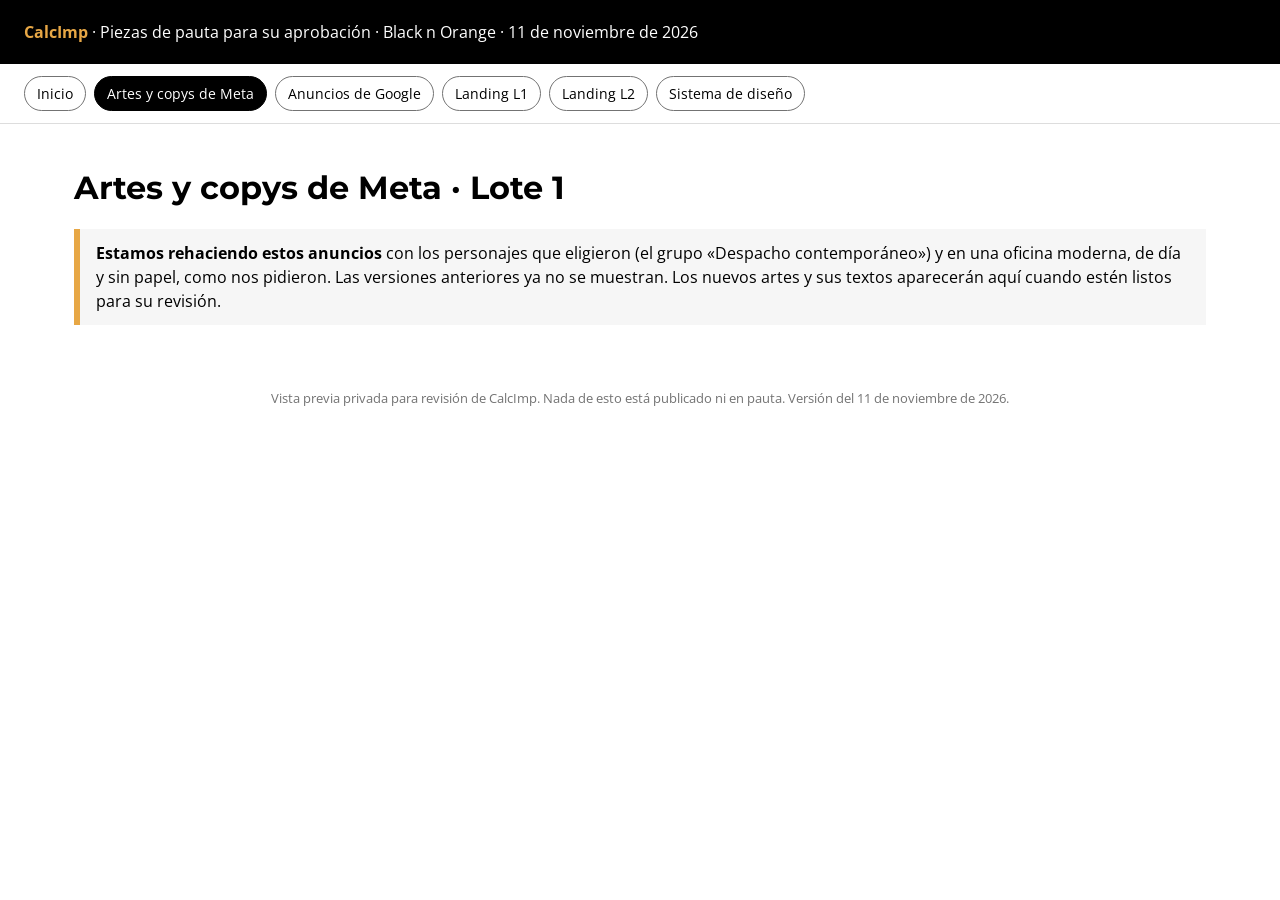
<file: artes-meta.html>
<!doctype html><html lang="es-MX"><head><meta charset="utf-8"><meta name="viewport" content="width=device-width,initial-scale=1">
<meta name="robots" content="noindex, nofollow, noarchive"><title>Artes y copys de Meta · CalcImp</title>
<link rel="preconnect" href="https://fonts.googleapis.com"><link href="https://fonts.googleapis.com/css2?family=Montserrat:wght@600;700&family=Open+Sans:wght@400;600&display=swap" rel="stylesheet">
<link rel="stylesheet" href="estilo.css"></head><body>
<header class="top"><b>CalcImp</b> · Piezas de pauta para su aprobación · Black n Orange · 11 de noviembre de 2026</header><nav class="tabs"><a href="index.html">Inicio</a><a href="artes-meta.html" class="on">Artes y copys de Meta</a><a href="google.html">Anuncios de Google</a><a href="landings/negocio-contable/">Landing L1</a><a href="landings/cambiar-de-sistema/">Landing L2</a><a href="sistema-diseno.html">Sistema de diseño</a></nav><main><h1>Artes y copys de Meta · Lote 1</h1>
<div class="aviso"><b>Estamos rehaciendo estos anuncios</b> con los personajes que eligieron (el grupo «Despacho contemporáneo») y en una oficina moderna, de día y sin papel, como nos pidieron. Las versiones anteriores ya no se muestran. Los nuevos artes y sus textos aparecerán aquí cuando estén listos para su revisión.</div></main><main hidden><h1>Artes y copys de Meta · Lote 1 (0 anuncios listos)</h1>
<div class="aviso"><b>Cómo revisar:</b> cada anuncio tiene un código (por ejemplo <b>M1-03</b>). Por cada uno, respóndannos <b>Aprobado</b>, <b>Cambiar</b> (con qué cambio) o <b>Descartar</b>. Junto a la imagen va el texto que acompaña al arte en Facebook e Instagram.</div>
<div class="aviso"><b>Sobre las personas de las imágenes:</b> son <b>personajes creados con inteligencia artificial</b>. No son personas reales ni clientes de CalcImp, y nunca se presentan como testimonio: no llevan nombre, cargo ni cita. Los artes no llevan capturas del sistema encima; las pantallas reales de CalcImp se ven en las landings.</div></main><script>
document.querySelectorAll('[data-car]').forEach(c => {
  const vp = c.querySelector('.vp'), n = vp.children.length, dots = [...c.querySelectorAll('.dots button')];
  const prev = c.querySelector('.prev'), next = c.querySelector('.next'), cnt = c.querySelector('.cnt');
  let i = 0, t;
  const pinta = () => { cnt.textContent = 'Tarjeta ' + (i + 1) + ' de ' + n; prev.disabled = i === 0; next.disabled = i === n - 1; dots.forEach((d, k) => d.classList.toggle('on', k === i)); };
  const go = k => { i = Math.max(0, Math.min(n - 1, k)); vp.scrollTo({ left: i * vp.clientWidth }); pinta(); };
  prev.onclick = () => go(i - 1); next.onclick = () => go(i + 1);
  dots.forEach((d, k) => d.onclick = () => go(k));
  vp.addEventListener('scroll', () => { clearTimeout(t); t = setTimeout(() => { i = Math.round(vp.scrollLeft / vp.clientWidth); pinta(); }, 120); }, { passive: true });
  window.addEventListener('resize', () => go(i)); pinta();
});
</script><footer>Vista previa privada para revisión de CalcImp. Nada de esto está publicado ni en pauta. Versión del 11 de noviembre de 2026.</footer></body></html>
</file>
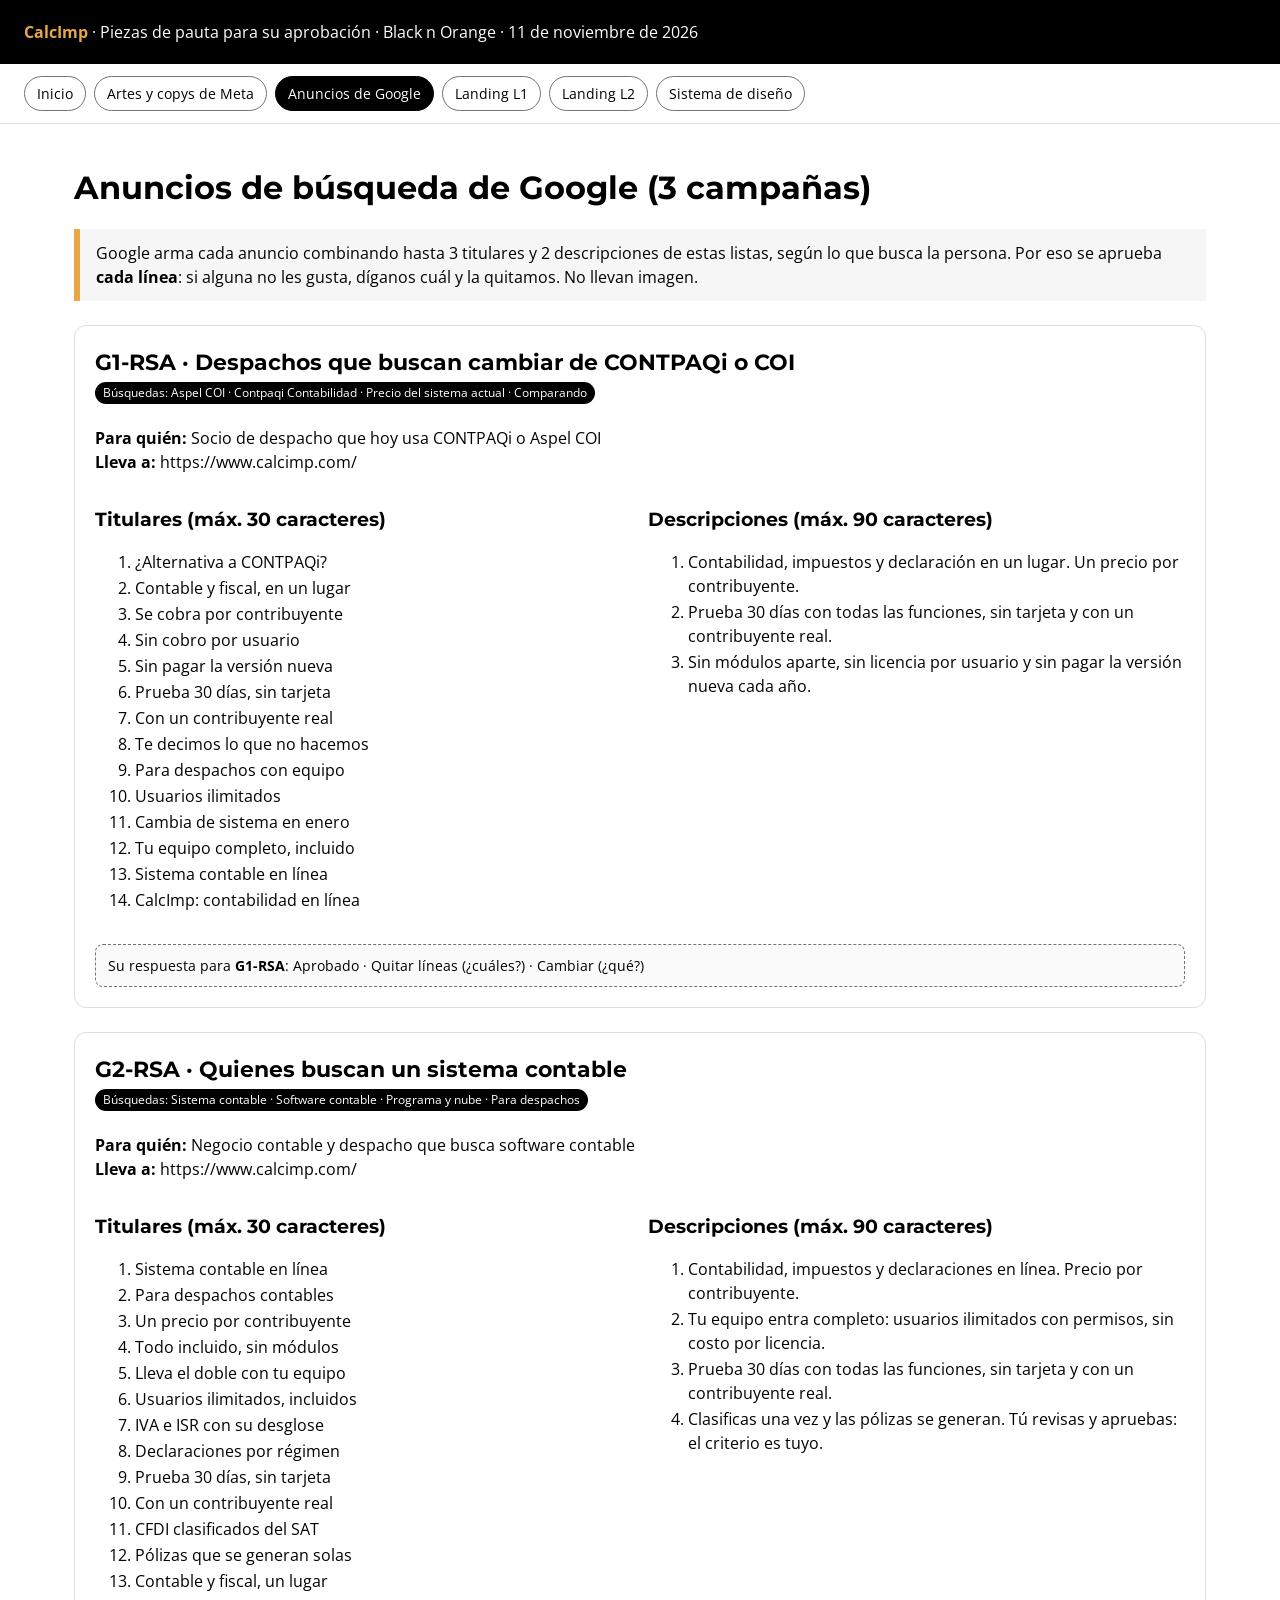
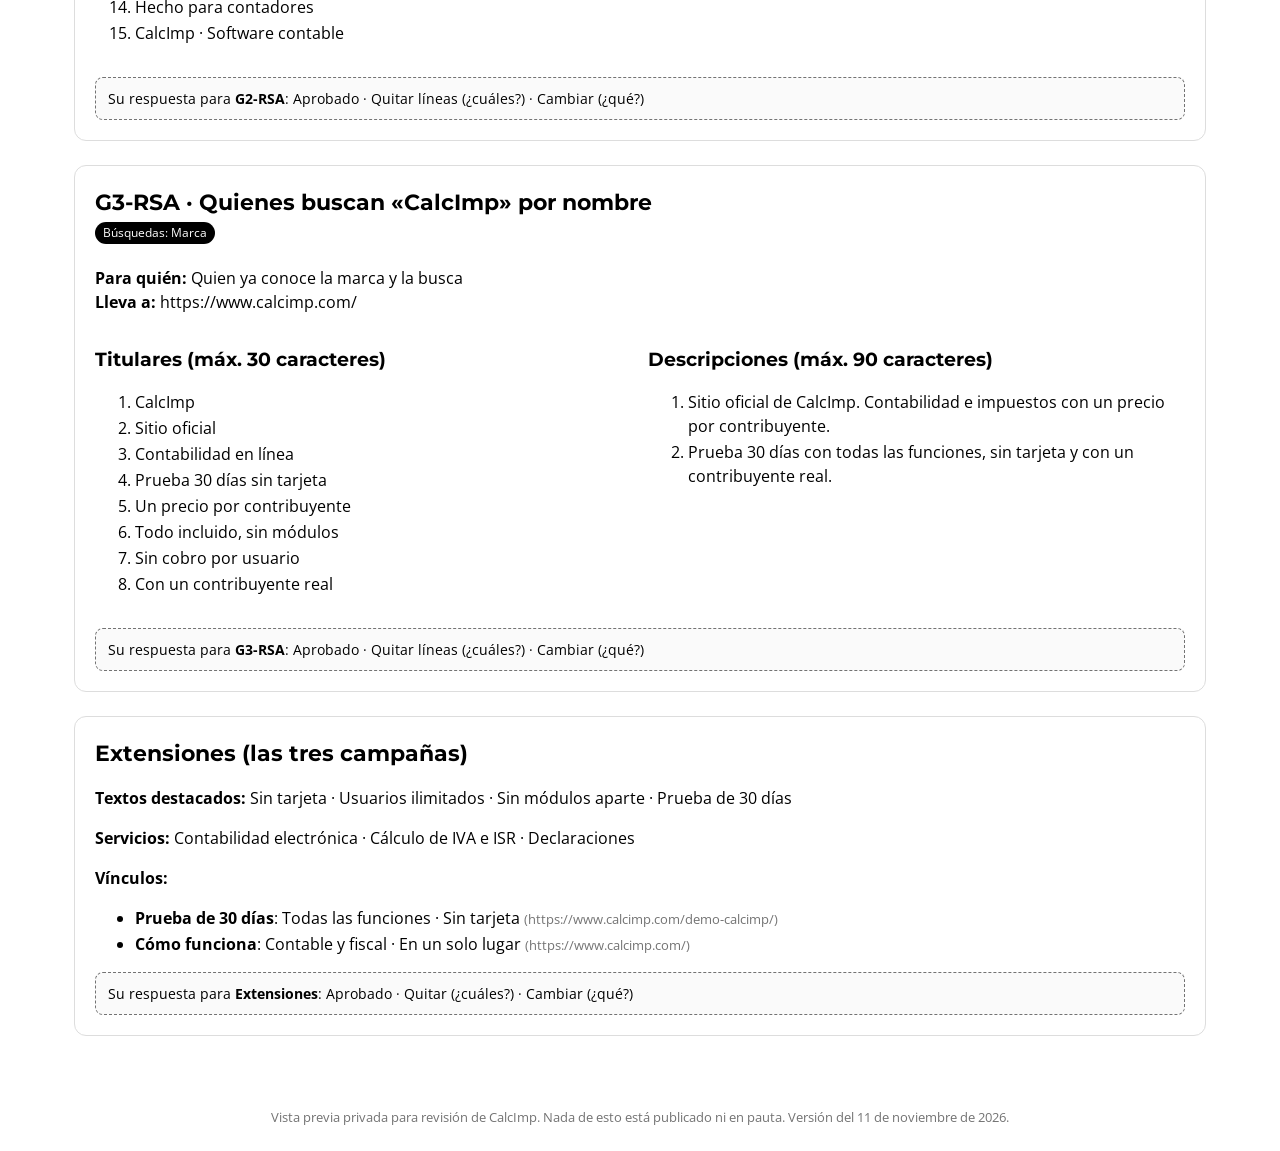
<file: google.html>
<!doctype html><html lang="es-MX"><head><meta charset="utf-8"><meta name="viewport" content="width=device-width,initial-scale=1">
<meta name="robots" content="noindex, nofollow, noarchive"><title>Anuncios de Google · CalcImp</title>
<link rel="preconnect" href="https://fonts.googleapis.com"><link href="https://fonts.googleapis.com/css2?family=Montserrat:wght@600;700&family=Open+Sans:wght@400;600&display=swap" rel="stylesheet">
<link rel="stylesheet" href="estilo.css"></head><body>
<header class="top"><b>CalcImp</b> · Piezas de pauta para su aprobación · Black n Orange · 11 de noviembre de 2026</header><nav class="tabs"><a href="index.html">Inicio</a><a href="artes-meta.html">Artes y copys de Meta</a><a href="google.html" class="on">Anuncios de Google</a><a href="landings/negocio-contable/">Landing L1</a><a href="landings/cambiar-de-sistema/">Landing L2</a><a href="sistema-diseno.html">Sistema de diseño</a></nav><main><h1>Anuncios de búsqueda de Google (3 campañas)</h1>
<div class="aviso">Google arma cada anuncio combinando hasta 3 titulares y 2 descripciones de estas listas, según lo que busca la persona. Por eso se aprueba <b>cada línea</b>: si alguna no les gusta, díganos cuál y la quitamos. No llevan imagen.</div><section class="rsa" id="G1-RSA"><div class="id">G1-RSA · Despachos que buscan cambiar de CONTPAQi o COI</div><span class="tag">Búsquedas: Aspel COI · Contpaqi Contabilidad · Precio del sistema actual · Comparando</span><p><b>Para quién:</b> Socio de despacho que hoy usa CONTPAQi o Aspel COI<br><b>Lleva a:</b> https://www.calcimp.com/</p>
<div class="grid2"><div><h3>Titulares (máx. 30 caracteres)</h3><ol><li>¿Alternativa a CONTPAQi?</li><li>Contable y fiscal, en un lugar</li><li>Se cobra por contribuyente</li><li>Sin cobro por usuario</li><li>Sin pagar la versión nueva</li><li>Prueba 30 días, sin tarjeta</li><li>Con un contribuyente real</li><li>Te decimos lo que no hacemos</li><li>Para despachos con equipo</li><li>Usuarios ilimitados</li><li>Cambia de sistema en enero</li><li>Tu equipo completo, incluido</li><li>Sistema contable en línea</li><li>CalcImp: contabilidad en línea</li></ol></div>
<div><h3>Descripciones (máx. 90 caracteres)</h3><ol><li>Contabilidad, impuestos y declaración en un lugar. Un precio por contribuyente.</li><li>Prueba 30 días con todas las funciones, sin tarjeta y con un contribuyente real.</li><li>Sin módulos aparte, sin licencia por usuario y sin pagar la versión nueva cada año.</li></ol></div></div>
<div class="fb">Su respuesta para <b>G1-RSA</b>: Aprobado · Quitar líneas (¿cuáles?) · Cambiar (¿qué?)</div></section><section class="rsa" id="G2-RSA"><div class="id">G2-RSA · Quienes buscan un sistema contable</div><span class="tag">Búsquedas: Sistema contable · Software contable · Programa y nube · Para despachos</span><p><b>Para quién:</b> Negocio contable y despacho que busca software contable<br><b>Lleva a:</b> https://www.calcimp.com/</p>
<div class="grid2"><div><h3>Titulares (máx. 30 caracteres)</h3><ol><li>Sistema contable en línea</li><li>Para despachos contables</li><li>Un precio por contribuyente</li><li>Todo incluido, sin módulos</li><li>Lleva el doble con tu equipo</li><li>Usuarios ilimitados, incluidos</li><li>IVA e ISR con su desglose</li><li>Declaraciones por régimen</li><li>Prueba 30 días, sin tarjeta</li><li>Con un contribuyente real</li><li>CFDI clasificados del SAT</li><li>Pólizas que se generan solas</li><li>Contable y fiscal, un lugar</li><li>Hecho para contadores</li><li>CalcImp · Software contable</li></ol></div>
<div><h3>Descripciones (máx. 90 caracteres)</h3><ol><li>Contabilidad, impuestos y declaraciones en línea. Precio por contribuyente.</li><li>Tu equipo entra completo: usuarios ilimitados con permisos, sin costo por licencia.</li><li>Prueba 30 días con todas las funciones, sin tarjeta y con un contribuyente real.</li><li>Clasificas una vez y las pólizas se generan. Tú revisas y apruebas: el criterio es tuyo.</li></ol></div></div>
<div class="fb">Su respuesta para <b>G2-RSA</b>: Aprobado · Quitar líneas (¿cuáles?) · Cambiar (¿qué?)</div></section><section class="rsa" id="G3-RSA"><div class="id">G3-RSA · Quienes buscan «CalcImp» por nombre</div><span class="tag">Búsquedas: Marca</span><p><b>Para quién:</b> Quien ya conoce la marca y la busca<br><b>Lleva a:</b> https://www.calcimp.com/</p>
<div class="grid2"><div><h3>Titulares (máx. 30 caracteres)</h3><ol><li>CalcImp</li><li>Sitio oficial</li><li>Contabilidad en línea</li><li>Prueba 30 días sin tarjeta</li><li>Un precio por contribuyente</li><li>Todo incluido, sin módulos</li><li>Sin cobro por usuario</li><li>Con un contribuyente real</li></ol></div>
<div><h3>Descripciones (máx. 90 caracteres)</h3><ol><li>Sitio oficial de CalcImp. Contabilidad e impuestos con un precio por contribuyente.</li><li>Prueba 30 días con todas las funciones, sin tarjeta y con un contribuyente real.</li></ol></div></div>
<div class="fb">Su respuesta para <b>G3-RSA</b>: Aprobado · Quitar líneas (¿cuáles?) · Cambiar (¿qué?)</div></section><section class="rsa" id="extensiones"><div class="id">Extensiones (las tres campañas)</div>
<p><b>Textos destacados:</b> Sin tarjeta · Usuarios ilimitados · Sin módulos aparte · Prueba de 30 días</p>
<p><b>Servicios:</b> Contabilidad electrónica · Cálculo de IVA e ISR · Declaraciones</p>
<p><b>Vínculos:</b></p><ul><li><b>Prueba de 30 días</b>: Todas las funciones · Sin tarjeta <small style="color:#737373">(https://www.calcimp.com/demo-calcimp/)</small></li><li><b>Cómo funciona</b>: Contable y fiscal · En un solo lugar <small style="color:#737373">(https://www.calcimp.com/)</small></li></ul>
<div class="fb">Su respuesta para <b>Extensiones</b>: Aprobado · Quitar (¿cuáles?) · Cambiar (¿qué?)</div></section></main><footer>Vista previa privada para revisión de CalcImp. Nada de esto está publicado ni en pauta. Versión del 11 de noviembre de 2026.</footer></body></html>
</file>
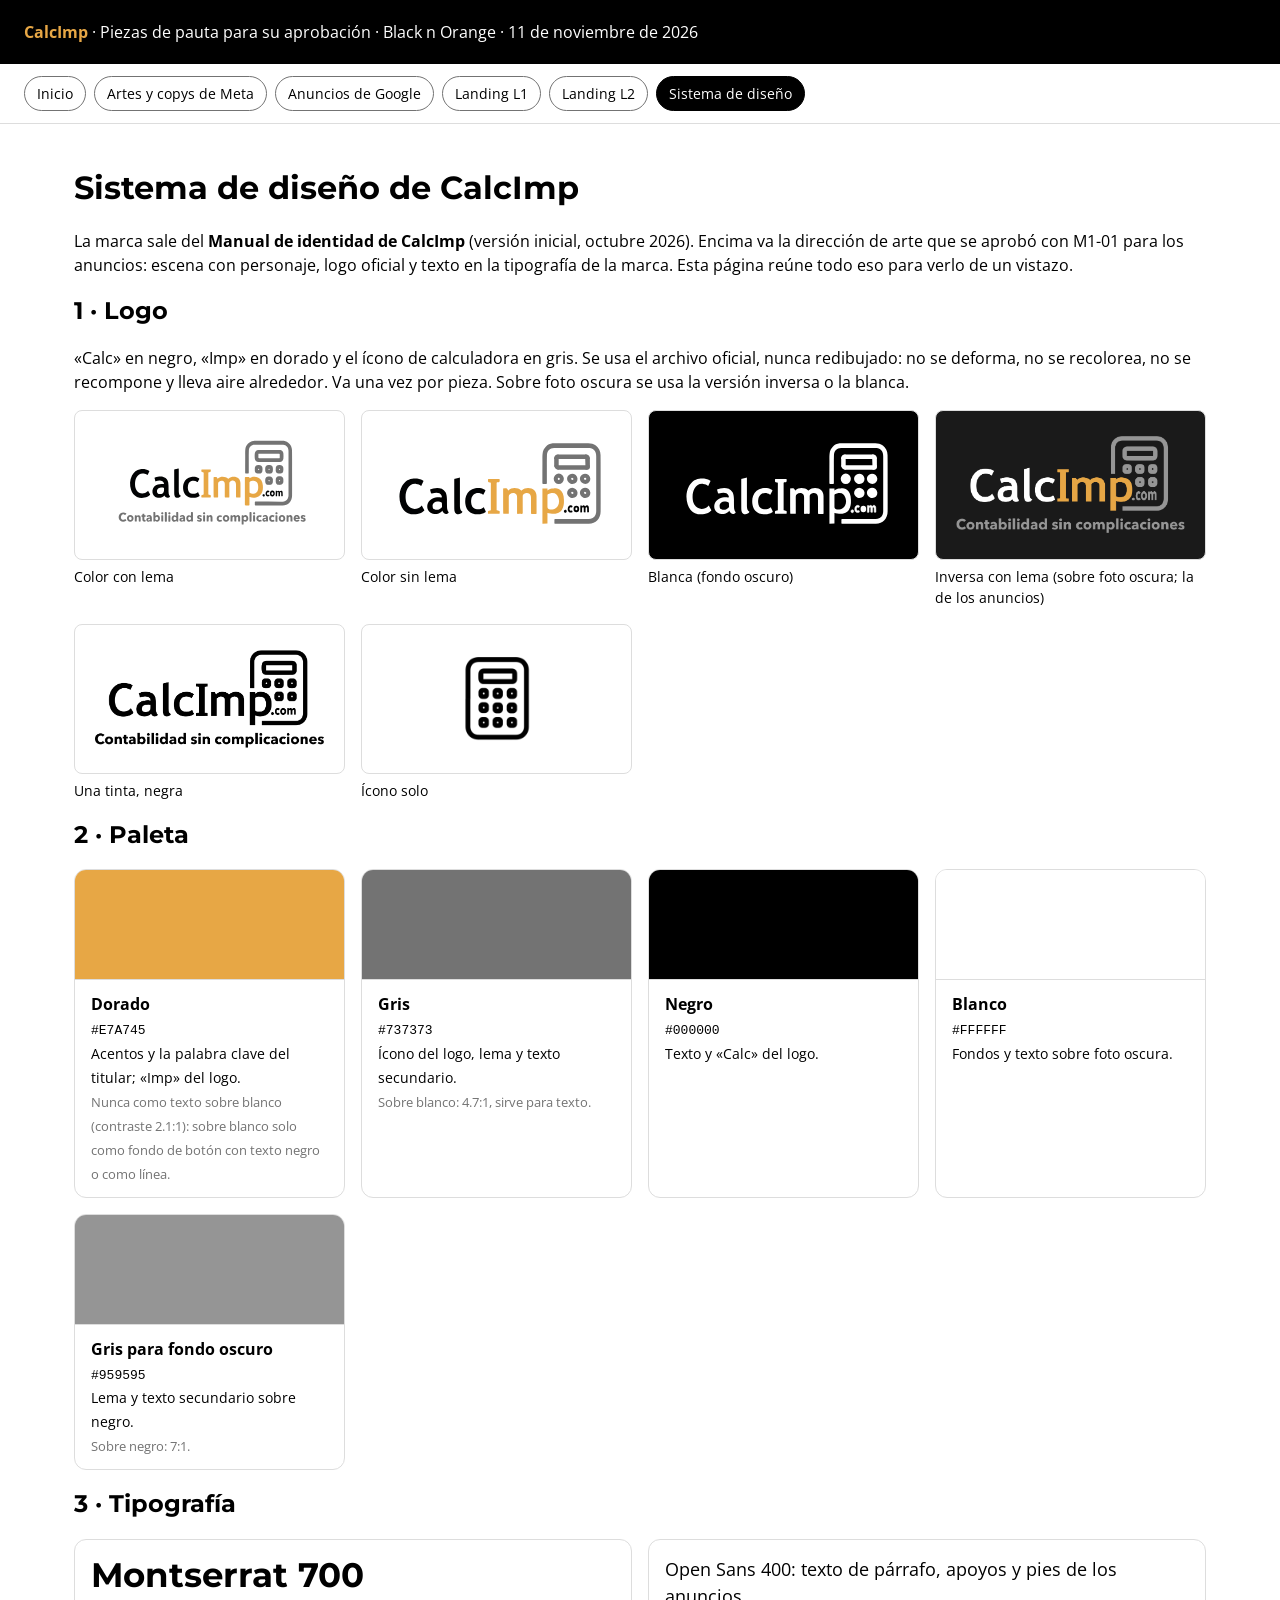
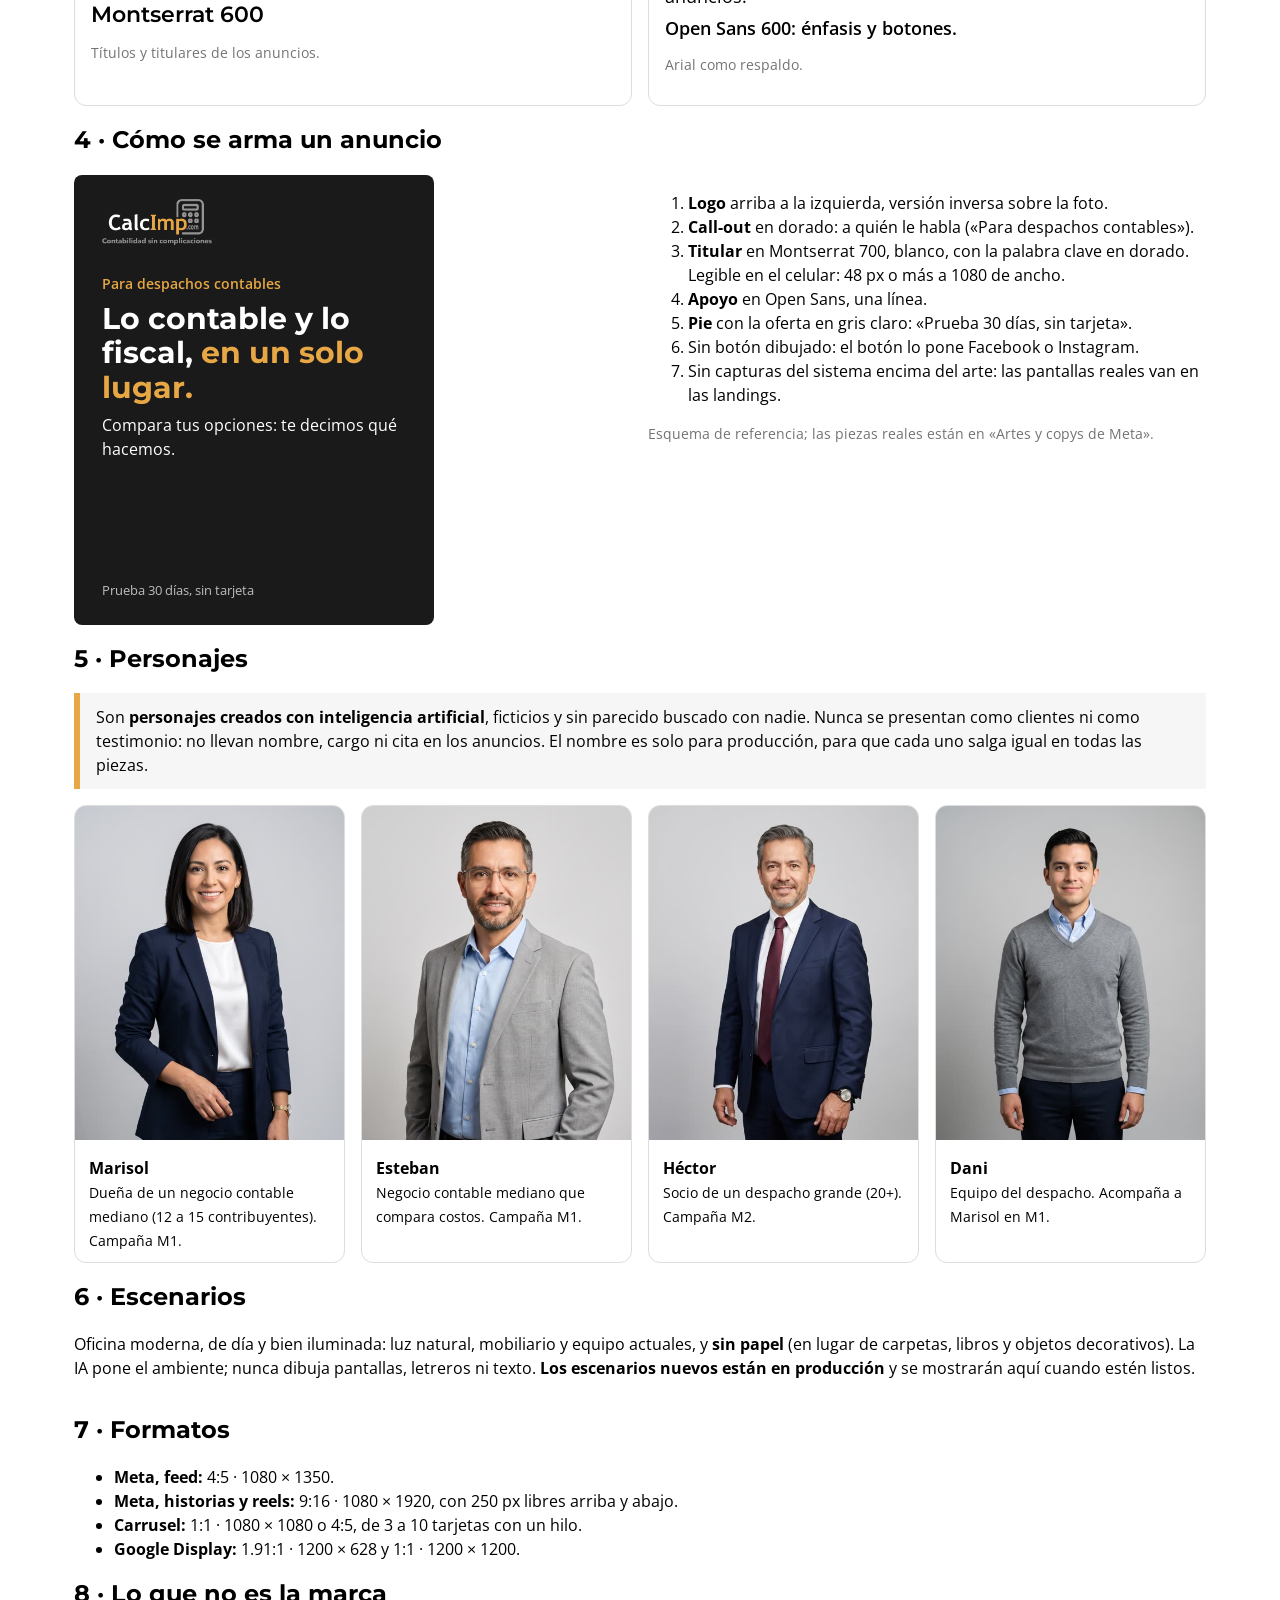
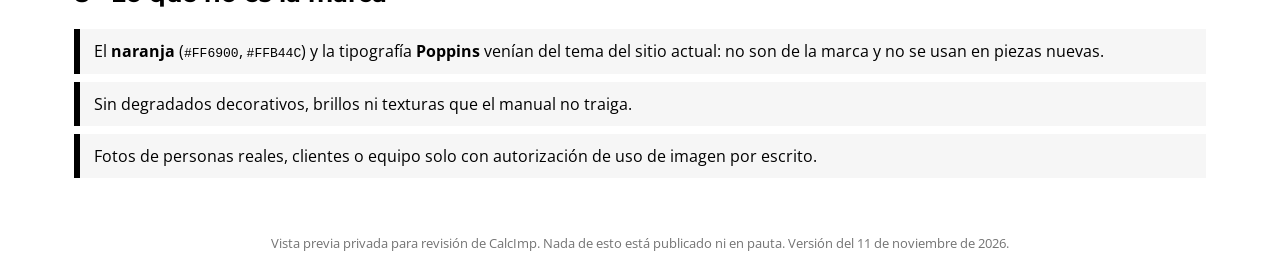
<file: sistema-diseno.html>
<!doctype html><html lang="es-MX"><head><meta charset="utf-8"><meta name="viewport" content="width=device-width,initial-scale=1">
<meta name="robots" content="noindex, nofollow, noarchive"><title>Sistema de diseño · CalcImp</title>
<link rel="preconnect" href="https://fonts.googleapis.com"><link href="https://fonts.googleapis.com/css2?family=Montserrat:wght@600;700&family=Open+Sans:wght@400;600&display=swap" rel="stylesheet">
<link rel="stylesheet" href="estilo.css"></head><body>
<header class="top"><b>CalcImp</b> · Piezas de pauta para su aprobación · Black n Orange · 11 de noviembre de 2026</header><nav class="tabs"><a href="index.html">Inicio</a><a href="artes-meta.html">Artes y copys de Meta</a><a href="google.html">Anuncios de Google</a><a href="landings/negocio-contable/">Landing L1</a><a href="landings/cambiar-de-sistema/">Landing L2</a><a href="sistema-diseno.html" class="on">Sistema de diseño</a></nav><style>.sd img{max-width:100%;height:auto}.logo{display:flex;align-items:center;justify-content:center;height:150px;border-radius:8px;border:1px solid #ddd;padding:20px}.logo img{max-height:100%}.no{border-left:6px solid #000;background:#f6f6f6;padding:10px 14px;margin:8px 0}.mock{position:relative;max-width:360px;aspect-ratio:4/5;background:#1a1a1a;border-radius:8px;color:#fff;padding:28px;font-family:"Open Sans",Arial,sans-serif}.mock .co{color:#E7A745;font-weight:600;font-size:14px;margin-top:70px}.mock .ti{font:700 30px/1.15 Montserrat,Arial,sans-serif;margin:8px 0}.mock .ti em{font-style:normal;color:#E7A745}.mock .ap{font-size:16px}.mock .pie{position:absolute;bottom:24px;left:28px;color:#bdbdbd;font-size:13px}.mock .lg{position:absolute;top:24px;left:28px;width:110px}</style><main class="sd">
<h1>Sistema de diseño de CalcImp</h1>
<p>La marca sale del <b>Manual de identidad de CalcImp</b> (versión inicial, octubre 2026). Encima va la dirección de arte que se aprobó con M1-01 para los anuncios: escena con personaje, logo oficial y texto en la tipografía de la marca. Esta página reúne todo eso para verlo de un vistazo.</p>
<h2>1 · Logo</h2>
<p>«Calc» en negro, «Imp» en dorado y el ícono de calculadora en gris. Se usa el archivo oficial, nunca redibujado: no se deforma, no se recolorea, no se recompone y lleva aire alrededor. Va una vez por pieza. Sobre foto oscura se usa la versión inversa o la blanca.</p>
<div class="grid2"><div><div class="logo" style="background:#fff"><img src="sistema/calcimp-color-lema.svg" alt="Color con lema"></div><p style="font-size:14px;margin:6px 0 0">Color con lema</p></div><div><div class="logo" style="background:#fff"><img src="sistema/calcimp-color.svg" alt="Color sin lema"></div><p style="font-size:14px;margin:6px 0 0">Color sin lema</p></div><div><div class="logo" style="background:#000"><img src="sistema/calcimp-blanco.svg" alt="Blanca (fondo oscuro)"></div><p style="font-size:14px;margin:6px 0 0">Blanca (fondo oscuro)</p></div><div><div class="logo" style="background:#1a1a1a"><img src="sistema/calcimp-inverso-lema.png" alt="Inversa con lema (sobre foto oscura; la de los anuncios)"></div><p style="font-size:14px;margin:6px 0 0">Inversa con lema (sobre foto oscura; la de los anuncios)</p></div><div><div class="logo" style="background:#fff"><img src="sistema/calcimp-negro-lema.png" alt="Una tinta, negra"></div><p style="font-size:14px;margin:6px 0 0">Una tinta, negra</p></div><div><div class="logo" style="background:#fff"><img src="sistema/calcimp-isotipo-negro.png" alt="Ícono solo"></div><p style="font-size:14px;margin:6px 0 0">Ícono solo</p></div></div>
<h2>2 · Paleta</h2>
<div class="grid2"><div class="box" style="padding:0;overflow:hidden"><div style="height:110px;background:#E7A745;border-bottom:1px solid #ddd"></div><div style="padding:12px 16px"><b>Dorado</b><br><code>#E7A745</code><br><span style="font-size:14px">Acentos y la palabra clave del titular; «Imp» del logo.</span><br><span style="font-size:13px;color:#737373">Nunca como texto sobre blanco (contraste 2.1:1): sobre blanco solo como fondo de botón con texto negro o como línea.</span></div></div><div class="box" style="padding:0;overflow:hidden"><div style="height:110px;background:#737373;border-bottom:1px solid #ddd"></div><div style="padding:12px 16px"><b>Gris</b><br><code>#737373</code><br><span style="font-size:14px">Ícono del logo, lema y texto secundario.</span><br><span style="font-size:13px;color:#737373">Sobre blanco: 4.7:1, sirve para texto.</span></div></div><div class="box" style="padding:0;overflow:hidden"><div style="height:110px;background:#000000;border-bottom:1px solid #ddd"></div><div style="padding:12px 16px"><b>Negro</b><br><code>#000000</code><br><span style="font-size:14px">Texto y «Calc» del logo.</span></div></div><div class="box" style="padding:0;overflow:hidden"><div style="height:110px;background:#FFFFFF;border-bottom:1px solid #ddd"></div><div style="padding:12px 16px"><b>Blanco</b><br><code>#FFFFFF</code><br><span style="font-size:14px">Fondos y texto sobre foto oscura.</span></div></div><div class="box" style="padding:0;overflow:hidden"><div style="height:110px;background:#959595;border-bottom:1px solid #ddd"></div><div style="padding:12px 16px"><b>Gris para fondo oscuro</b><br><code>#959595</code><br><span style="font-size:14px">Lema y texto secundario sobre negro.</span><br><span style="font-size:13px;color:#737373">Sobre negro: 7:1.</span></div></div></div>
<h2>3 · Tipografía</h2>
<div class="grid2"><div class="box"><p style="font:700 34px/1.15 Montserrat,Arial,sans-serif;margin:0">Montserrat 700</p><p style="font:600 22px Montserrat,Arial,sans-serif;margin:6px 0">Montserrat 600</p><p style="font-size:14px;color:#737373">Títulos y titulares de los anuncios.</p></div>
<div class="box"><p style="font:400 18px/1.5 'Open Sans',Arial,sans-serif;margin:0">Open Sans 400: texto de párrafo, apoyos y pies de los anuncios.</p><p style="font:600 18px 'Open Sans',Arial,sans-serif;margin:6px 0">Open Sans 600: énfasis y botones.</p><p style="font-size:14px;color:#737373">Arial como respaldo.</p></div></div>
<h2>4 · Cómo se arma un anuncio</h2>
<div class="grid2"><div class="mock"><img class="lg" src="sistema/calcimp-inverso-lema.png" alt="logo"><div class="co">Para despachos contables</div><div class="ti">Lo contable y lo fiscal, <em>en un solo lugar.</em></div><div class="ap">Compara tus opciones: te decimos qué hacemos.</div><div class="pie">Prueba 30 días, sin tarjeta</div></div>
<div><ol><li><b>Logo</b> arriba a la izquierda, versión inversa sobre la foto.</li><li><b>Call-out</b> en dorado: a quién le habla («Para despachos contables»).</li><li><b>Titular</b> en Montserrat 700, blanco, con la palabra clave en dorado. Legible en el celular: 48 px o más a 1080 de ancho.</li><li><b>Apoyo</b> en Open Sans, una línea.</li><li><b>Pie</b> con la oferta en gris claro: «Prueba 30 días, sin tarjeta».</li><li>Sin botón dibujado: el botón lo pone Facebook o Instagram.</li><li>Sin capturas del sistema encima del arte: las pantallas reales van en las landings.</li></ol><p style="font-size:14px;color:#737373">Esquema de referencia; las piezas reales están en «Artes y copys de Meta».</p></div></div>

<h2>5 · Personajes</h2>
<div class="aviso">Son <b>personajes creados con inteligencia artificial</b>, ficticios y sin parecido buscado con nadie. Nunca se presentan como clientes ni como testimonio: no llevan nombre, cargo ni cita en los anuncios. El nombre es solo para producción, para que cada uno salga igual en todas las piezas.</div>
<div class="grid2"><div class="box" style="padding:0;overflow:hidden"><img src="sistema/P1-marisol.jpg" alt="Marisol"><div style="padding:10px 14px"><b>Marisol</b><br><span style="font-size:14px">Dueña de un negocio contable mediano (12 a 15 contribuyentes). Campaña M1.</span></div></div><div class="box" style="padding:0;overflow:hidden"><img src="sistema/P2-esteban.jpg" alt="Esteban"><div style="padding:10px 14px"><b>Esteban</b><br><span style="font-size:14px">Negocio contable mediano que compara costos. Campaña M1.</span></div></div><div class="box" style="padding:0;overflow:hidden"><img src="sistema/P3-hector.jpg" alt="Héctor"><div style="padding:10px 14px"><b>Héctor</b><br><span style="font-size:14px">Socio de un despacho grande (20+). Campaña M2.</span></div></div><div class="box" style="padding:0;overflow:hidden"><img src="sistema/P4-dani.jpg" alt="Dani"><div style="padding:10px 14px"><b>Dani</b><br><span style="font-size:14px">Equipo del despacho. Acompaña a Marisol en M1.</span></div></div></div>
<h2>6 · Escenarios</h2>
<p>Oficina moderna, de día y bien iluminada: luz natural, mobiliario y equipo actuales, y <b>sin papel</b> (en lugar de carpetas, libros y objetos decorativos). La IA pone el ambiente; nunca dibuja pantallas, letreros ni texto. <b>Los escenarios nuevos están en producción</b> y se mostrarán aquí cuando estén listos.</p>
<div class="grid2"></div>
<h2>7 · Formatos</h2>
<ul><li><b>Meta, feed:</b> 4:5 · 1080 × 1350.</li><li><b>Meta, historias y reels:</b> 9:16 · 1080 × 1920, con 250 px libres arriba y abajo.</li><li><b>Carrusel:</b> 1:1 · 1080 × 1080 o 4:5, de 3 a 10 tarjetas con un hilo.</li><li><b>Google Display:</b> 1.91:1 · 1200 × 628 y 1:1 · 1200 × 1200.</li></ul>
<h2>8 · Lo que no es la marca</h2>
<div class="no">El <b>naranja</b> (<code>#FF6900</code>, <code>#FFB44C</code>) y la tipografía <b>Poppins</b> venían del tema del sitio actual: no son de la marca y no se usan en piezas nuevas.</div>
<div class="no">Sin degradados decorativos, brillos ni texturas que el manual no traiga.</div>
<div class="no">Fotos de personas reales, clientes o equipo solo con autorización de uso de imagen por escrito.</div>
</main><footer>Vista previa privada para revisión de CalcImp. Nada de esto está publicado ni en pauta. Versión del 11 de noviembre de 2026.</footer></body></html>
</file>
<file: estilo.css>
*{box-sizing:border-box}body{margin:0;font-family:"Open Sans",Arial,sans-serif;color:#000;background:#fff;line-height:1.5}
h1,h2,h3{font-family:Montserrat,Arial,sans-serif;line-height:1.2}a{color:#000}
header.top{background:#000;color:#fff;padding:20px 24px}header.top a{color:#fff}header.top b{color:#E7A745}
nav.tabs{display:flex;gap:8px;flex-wrap:wrap;padding:12px 24px;border-bottom:1px solid #ddd;position:sticky;top:0;background:#fff;z-index:5}
nav.tabs a{padding:6px 12px;border:1px solid #737373;border-radius:999px;text-decoration:none;font-size:14px}
nav.tabs a.on{background:#000;color:#fff;border-color:#000}
main{max-width:1180px;margin:0 auto;padding:24px}
.aviso{background:#f6f6f6;border-left:6px solid #E7A745;padding:12px 16px;margin:16px 0}
.card{border:1px solid #ddd;border-radius:12px;padding:20px;margin:24px 0;display:grid;grid-template-columns:minmax(0,1.1fr) minmax(0,1fr);gap:24px}
@media(max-width:820px){.card{grid-template-columns:1fr}}
.imgs{display:flex;gap:10px;overflow-x:auto;padding-bottom:8px;align-items:flex-start}
.imgs img{max-height:520px;width:auto;max-width:100%;border:1px solid #eee;border-radius:6px;flex:0 0 auto}
.car{position:relative;max-width:520px}
.car .vp{display:flex;overflow-x:auto;scroll-snap-type:x mandatory;border:1px solid #eee;border-radius:6px;scrollbar-width:none}
.car .vp::-webkit-scrollbar{display:none}
.car .sl{flex:0 0 100%;scroll-snap-align:start;display:flex;justify-content:center;background:#fafafa}
.car .sl img{display:block;width:100%;height:auto;max-height:620px;object-fit:contain}
.car button.ar{position:absolute;top:50%;transform:translateY(-50%);width:44px;height:44px;border-radius:50%;border:0;background:rgba(0,0,0,.72);color:#fff;font-size:22px;line-height:44px;cursor:pointer;z-index:2}
.car button.ar:disabled{opacity:.25;cursor:default}.car button.prev{left:8px}.car button.next{right:8px}
.car .bar{display:flex;align-items:center;justify-content:center;gap:12px;margin-top:10px;font-size:14px}
.car .dots{display:flex;gap:6px}.car .dots button{width:10px;height:10px;border-radius:50%;border:1px solid #000;background:#fff;padding:0;cursor:pointer}
.car .dots button.on{background:#E7A745;border-color:#E7A745}
.id{font-family:Montserrat,Arial,sans-serif;font-weight:700;font-size:22px}
.tag{display:inline-block;font-size:12px;padding:2px 8px;border-radius:999px;background:#000;color:#fff;margin:0 6px 6px 0}
.tag.g{background:#E7A745;color:#000}
dl{margin:0}dt{font-weight:600;font-size:13px;color:#555;margin-top:12px;text-transform:none}dd{margin:2px 0 0}
.fb{margin-top:16px;padding:10px 12px;background:#fafafa;border:1px dashed #737373;border-radius:8px;font-size:14px}
.rsa{border:1px solid #ddd;border-radius:12px;padding:20px;margin:24px 0}.rsa li{margin:2px 0}
.grid2{display:grid;grid-template-columns:repeat(auto-fit,minmax(260px,1fr));gap:16px}
.box{border:1px solid #ddd;border-radius:12px;padding:16px}.box h3{margin-top:0}
footer{color:#737373;font-size:13px;padding:24px;text-align:center}
</file>
